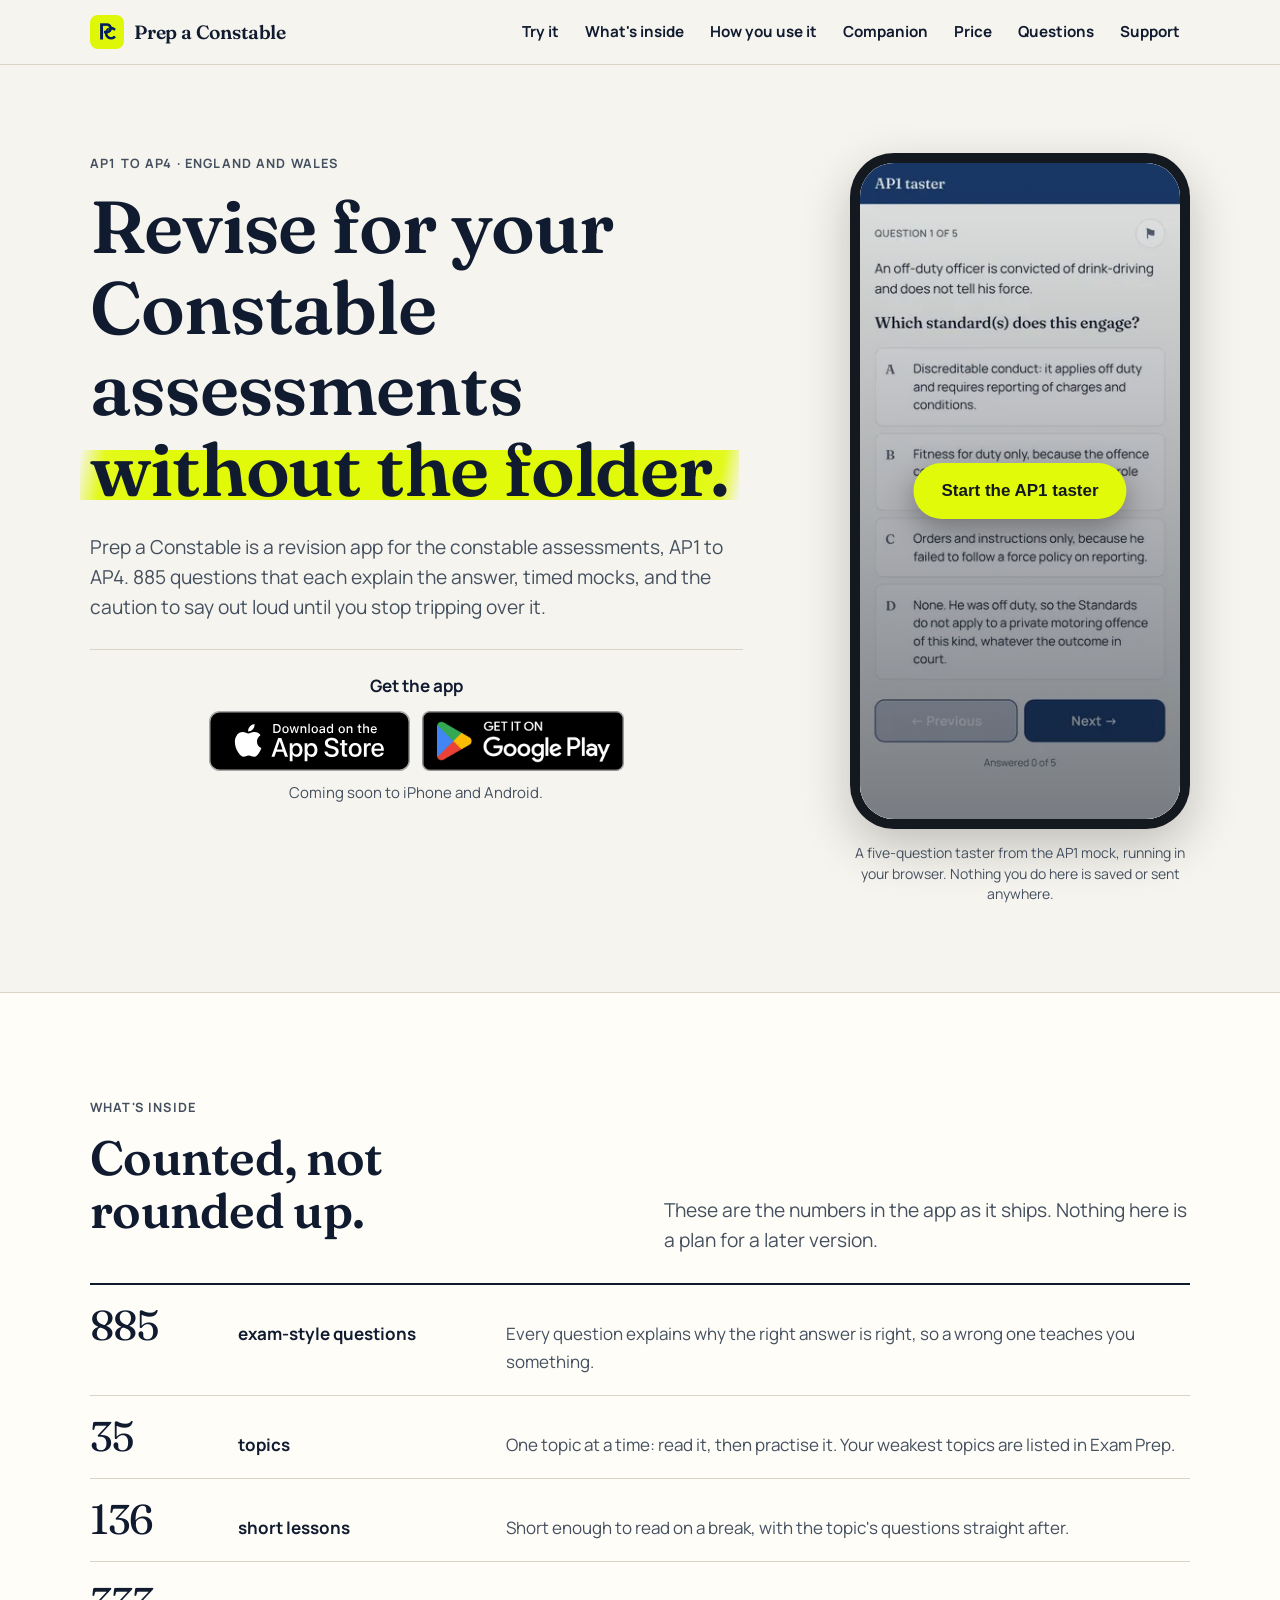
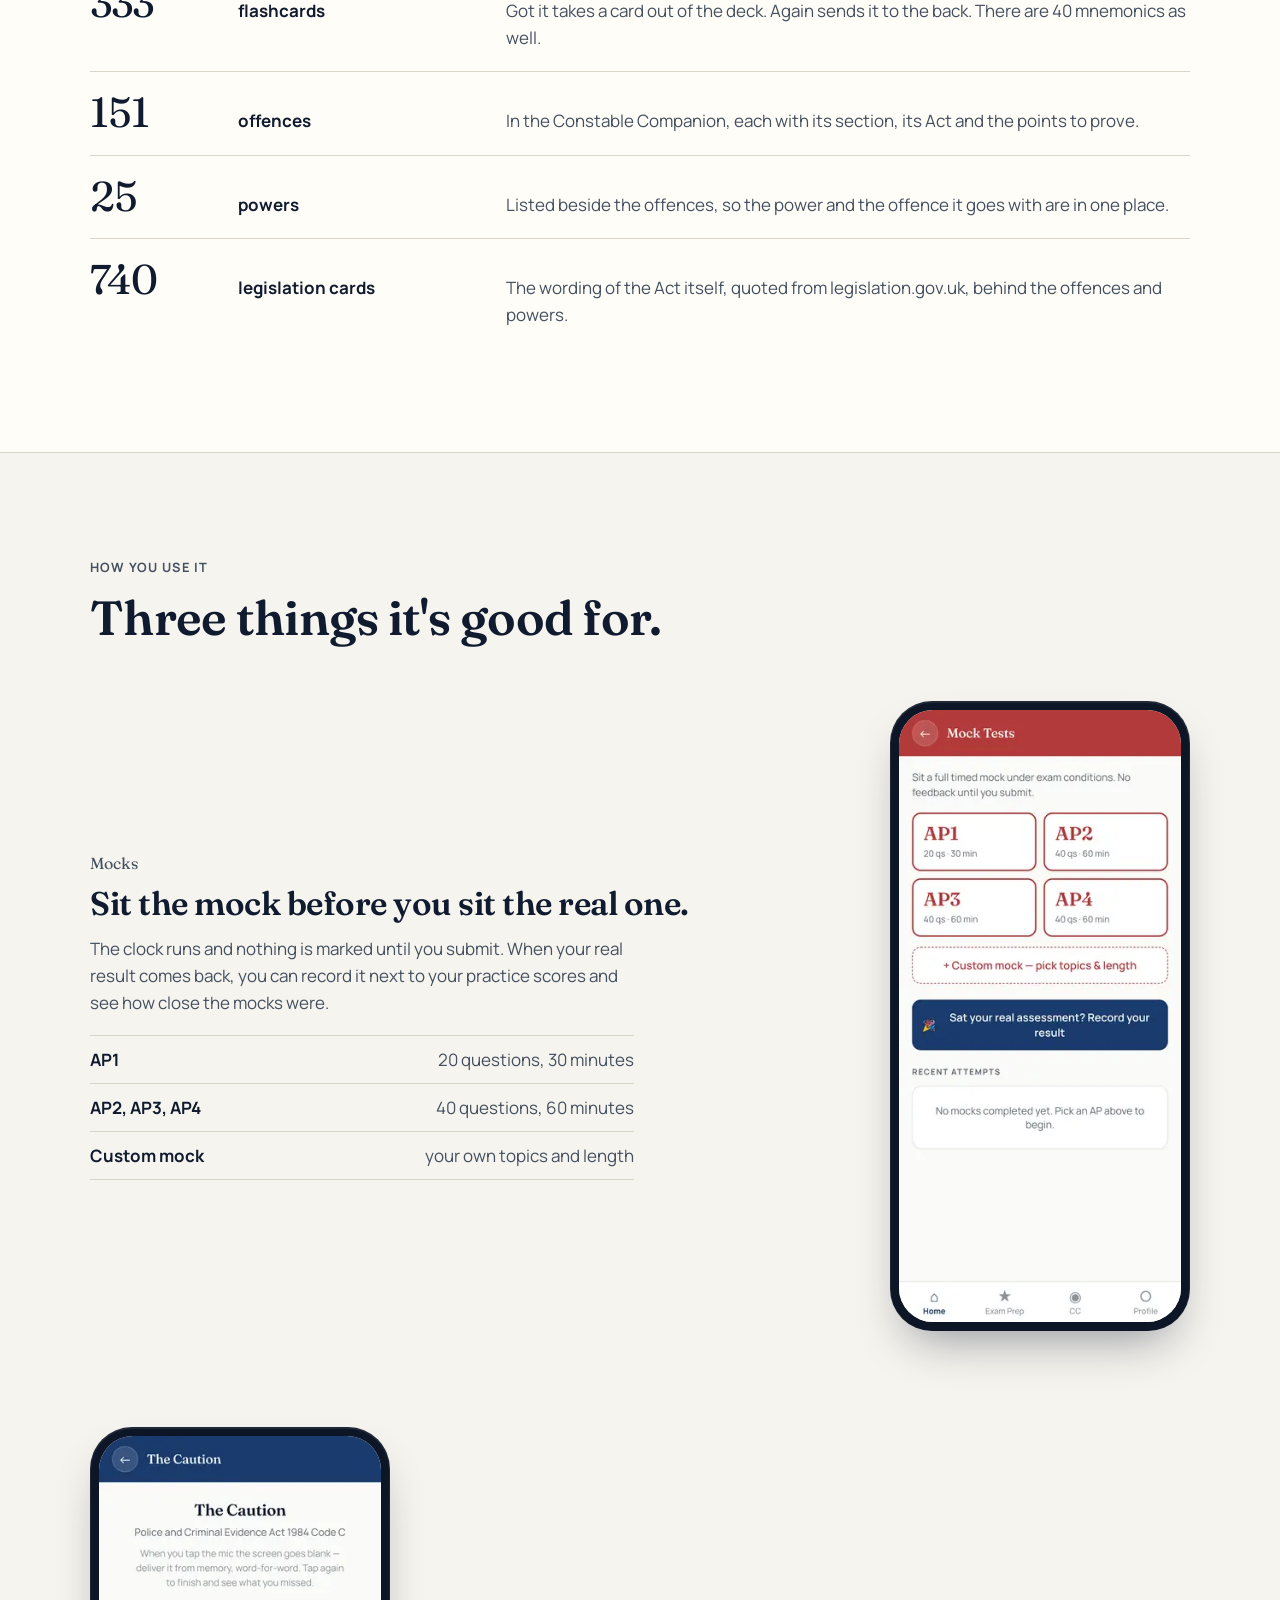
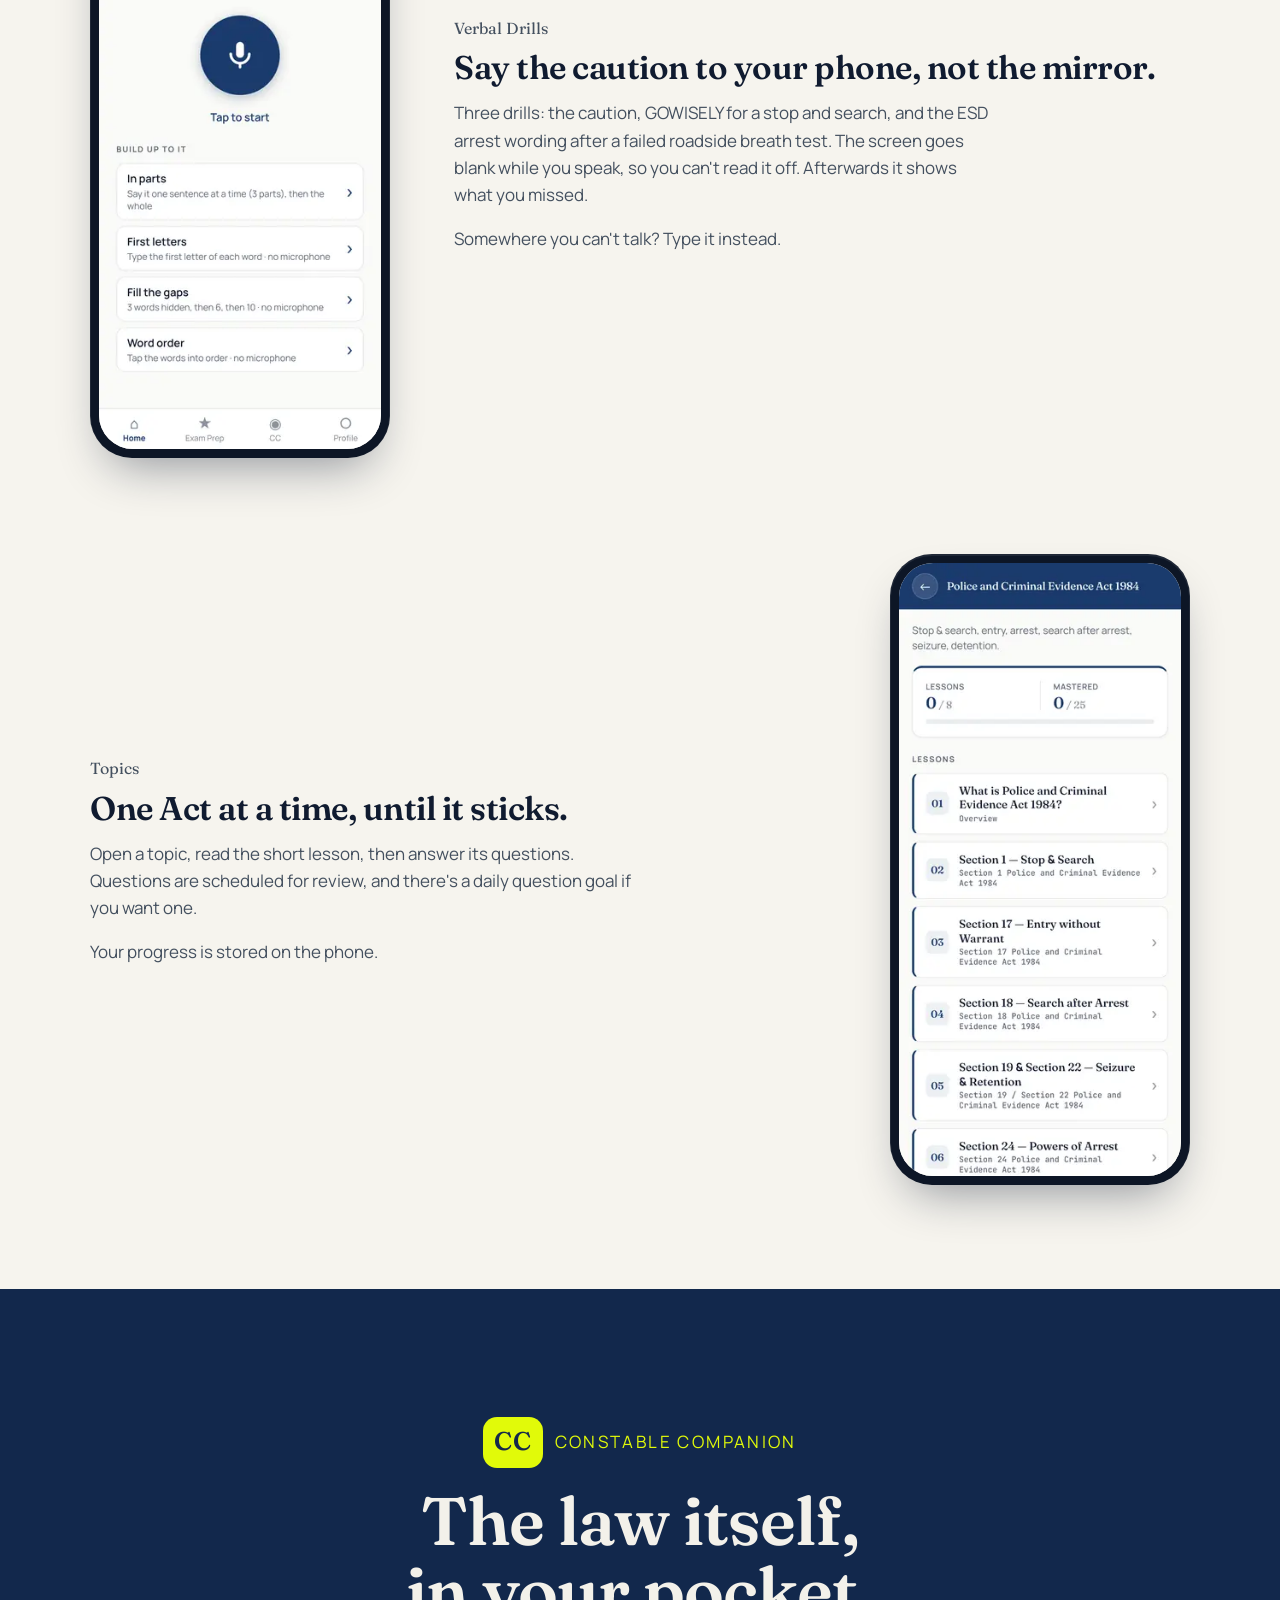
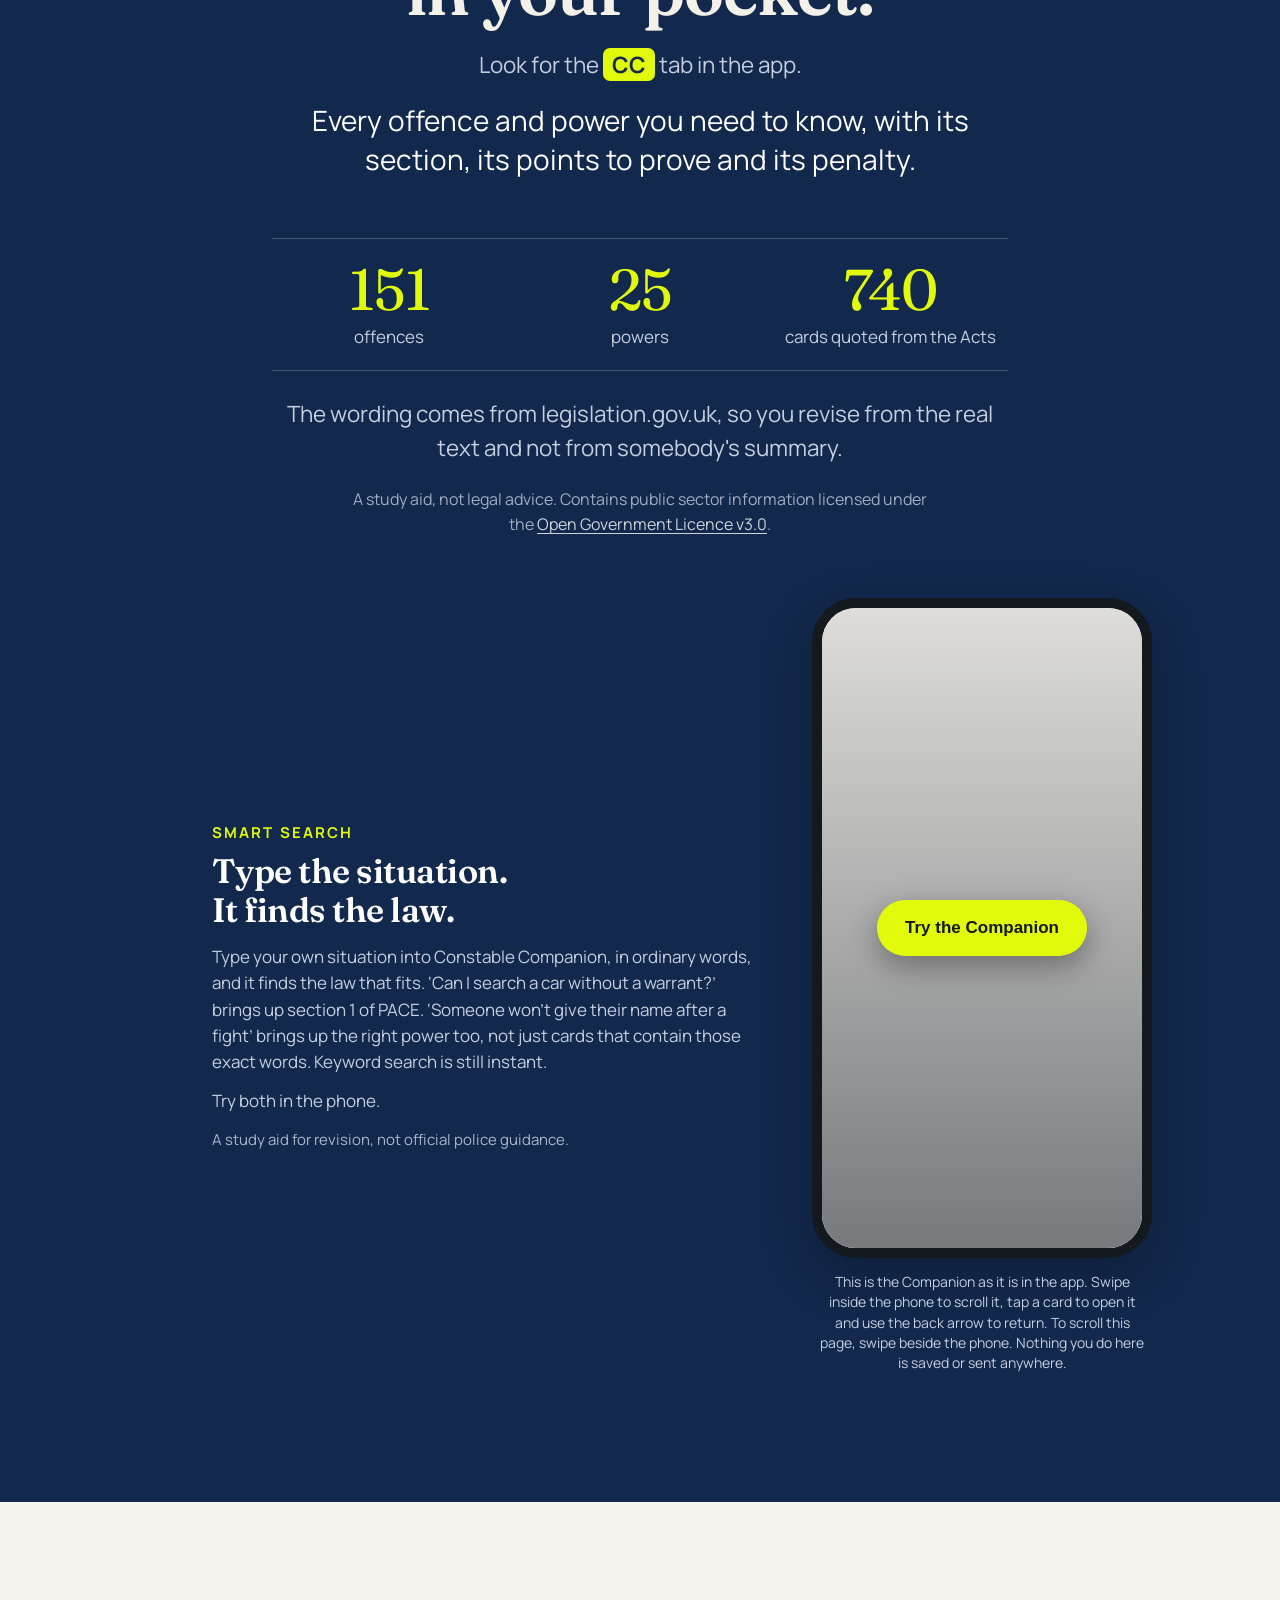
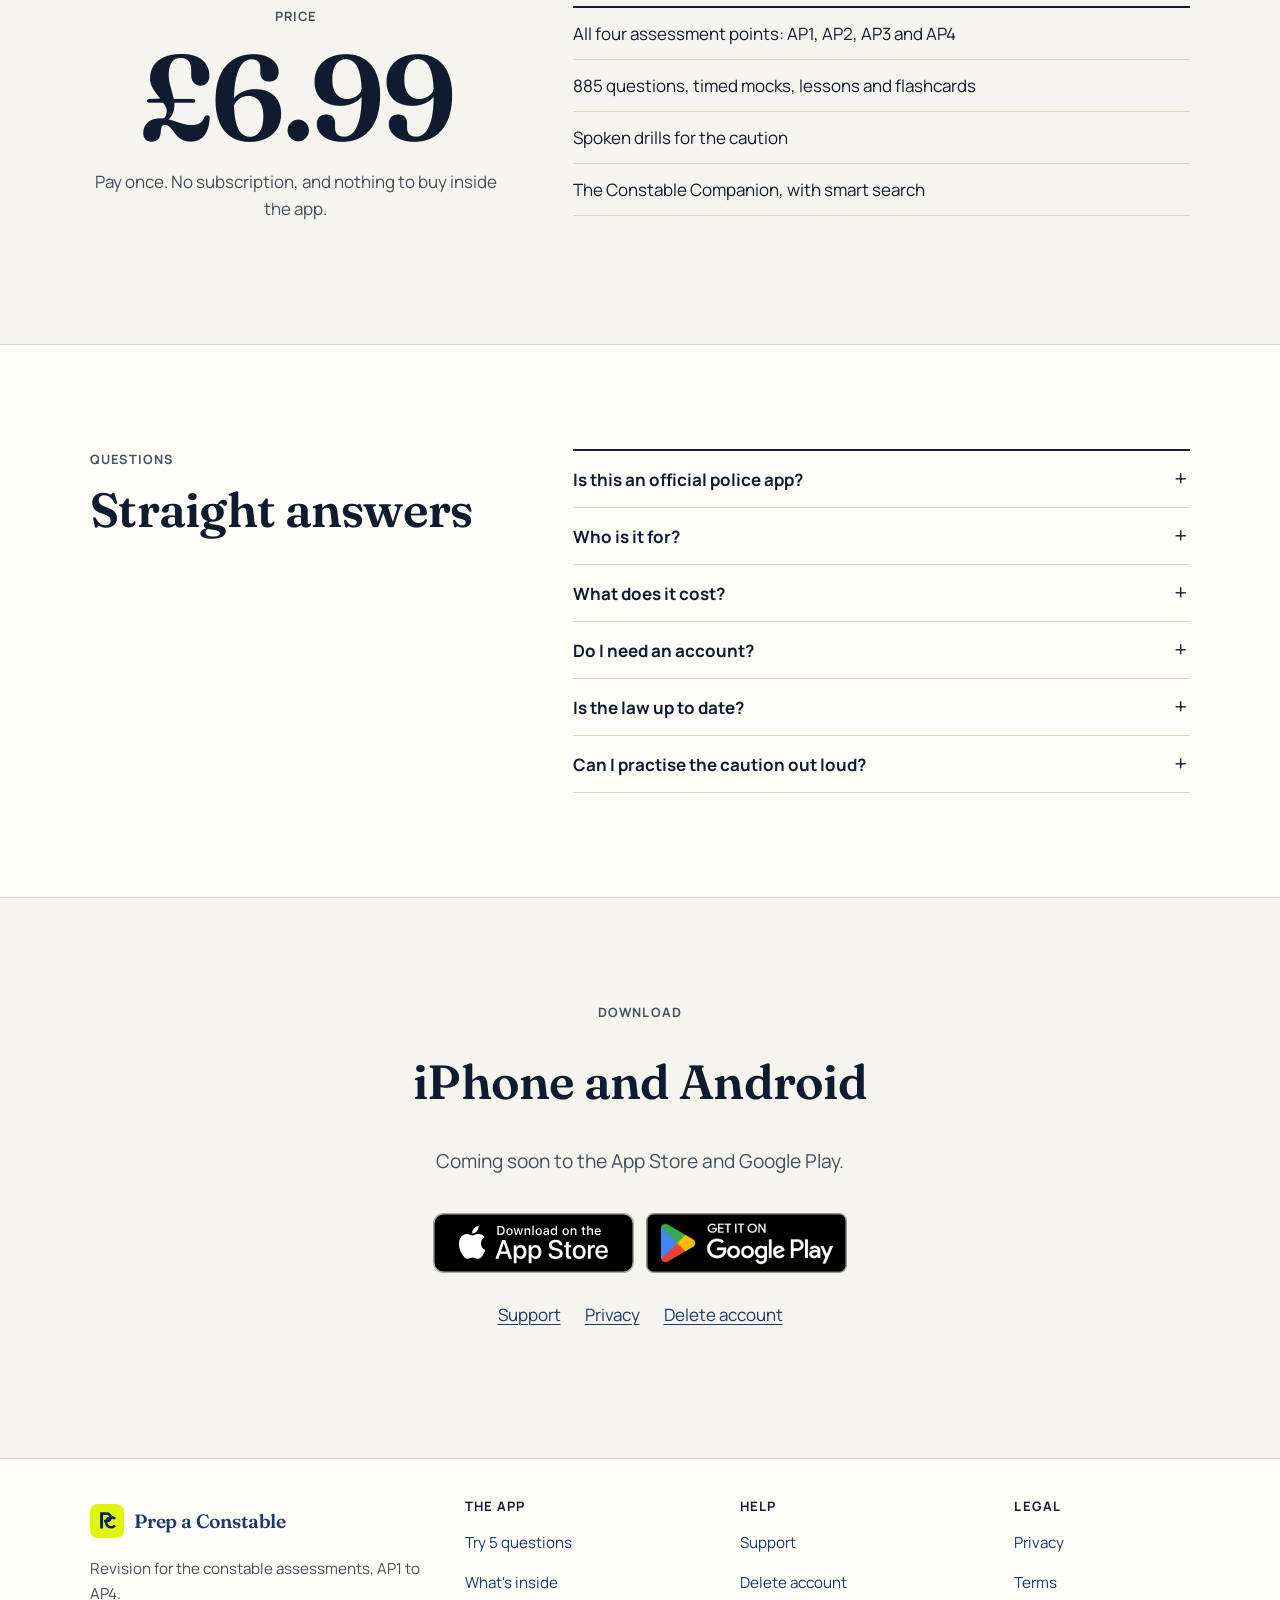
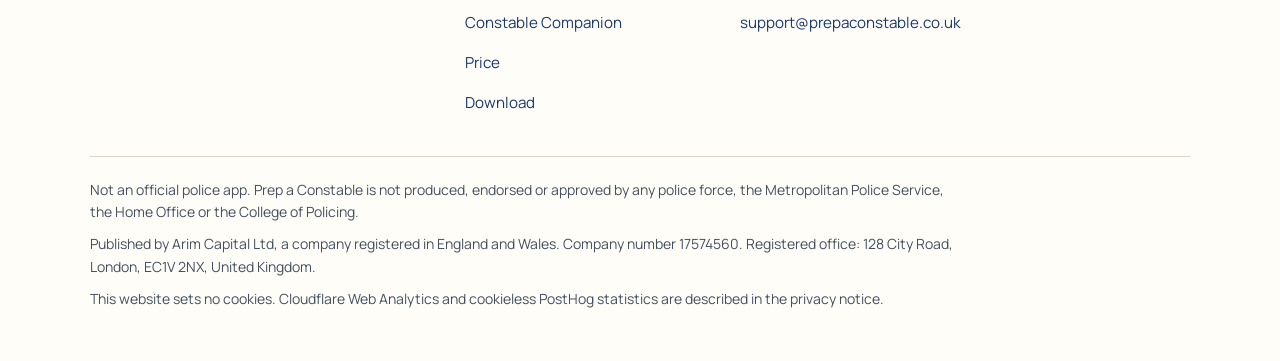
<file: index.html>
<!doctype html>
<html lang="en-GB"><head><meta charset="utf-8">
<meta http-equiv="Content-Security-Policy" content="default-src 'none'; script-src 'self' https://static.cloudflareinsights.com https://eu-assets.i.posthog.com https://eu.i.posthog.com 'sha256-cvlem2Rlcb+inScVb7910PMAU98gRDEfAIUVUKXOWd4=' 'sha256-OeoKKpDTnHGYeIrVxeQ1u2S0CXvVsmL5ut5PVGw5d60=' 'sha256-rfbsslGa/XWp/YQiBWVQQ/d7cWQomSovDuLhKlyTseo=' 'sha256-T3hmwYXGckDuCZsI0L0K027ev6ai+5RqhX57QHOcUHQ=' 'sha256-nXaFoH91bU7KpgbBgTaOS97WmZ25DiZHQliAr6+9oY4=' 'sha256-VDtNrbPLiIrBE4JTD1JEiVqScLHePuVzpRLHst7OTAE=' 'sha256-S84PU/YKG1FPqHvG8nPK1k+vu5n6Jir1JmJluWsWqrk='; style-src 'self'; img-src 'self' data:; font-src 'self'; frame-src 'self'; connect-src 'self' https://cloudflareinsights.com https://eu.i.posthog.com https://eu-assets.i.posthog.com; object-src 'none'; base-uri 'none'; form-action 'none'"><meta name="viewport" content="width=device-width,initial-scale=1,viewport-fit=cover">
<title>Prep a Constable — revision for constable assessments</title>
<meta name="description" content="Independent revision for England and Wales constable assessments: questions, mocks, flashcards, spoken drills and a legislation companion.">
<meta name="robots" content="index, follow">
<meta name="theme-color" content="#f6f4ee" media="(prefers-color-scheme: light)">
<meta name="theme-color" content="#10161f" media="(prefers-color-scheme: dark)">
<meta name="color-scheme" content="light dark">
<meta name="referrer" content="strict-origin-when-cross-origin">
<link rel="canonical" href="https://prepaconstable.co.uk/">
<meta property="og:title" content="Prep a Constable — revision for constable assessments">
<meta property="og:description" content="Independent revision for England and Wales constable assessments: questions, mocks, flashcards, spoken drills and a legislation companion.">
<meta property="og:type" content="website">
<meta property="og:locale" content="en_GB">
<meta property="og:site_name" content="Prep a Constable">

<meta property="og:url" content="https://prepaconstable.co.uk/">
<meta property="og:image" content="https://prepaconstable.co.uk/assets/og.png">
<meta property="og:image:alt" content="Prep a Constable. Revision for constable assessments. Not an official police app.">
<meta name="twitter:card" content="summary_large_image">
<meta name="twitter:image" content="https://prepaconstable.co.uk/assets/og.png">
<link rel="icon" href="assets/favicon-32.png" type="image/png" sizes="32x32">
<link rel="apple-touch-icon" href="assets/apple-touch-icon.png">
<link rel="preload" href="assets/fonts/fraunces-600.woff2" as="font" type="font/woff2" crossorigin>
<link rel="preload" href="assets/fonts/manrope-400.woff2" as="font" type="font/woff2" crossorigin>
<link rel="stylesheet" href="assets/site.css?v=40">
<script>document.documentElement.className="js"</script>
</head>
<body>
<a class="skip" href="#content">Skip to content</a>
<header class="site-header"><div class="wrap bar">
<a class="brand" href="./"><img src="assets/icon-128.png" alt="" width="34" height="34"><span>Prep a Constable</span></a>
<button class="menu-btn" type="button" aria-expanded="false" aria-controls="site-nav">Menu</button>
<nav id="site-nav" aria-label="Primary">
<a href="#demo" class="demo-link" hidden>Try it</a>
<a href="#features">What's inside</a>
<a href="#how-it-works">How you use it</a>
<a href="#law">Companion</a>
<a href="#pricing">Price</a>
<a href="#faq">Questions</a>
<a href="support/">Support</a>
</nav></div></header>
<main id="content" tabindex="-1">

<section class="hero wrap">
<div>
<p class="eyebrow">AP1 to AP4 · England and Wales</p>
<h1>Revise for your Constable assessments <span class="mark">without the folder.</span></h1>
<p class="hero-try demo-link" hidden><a class="try-btn" href="#demo">Try 5 questions now</a></p>
<p class="lede">Prep a Constable is a revision app for the constable assessments, AP1 to AP4. 885 questions that each explain the answer, timed mocks, and the caution to say out loud until you stop tripping over it.</p>
<div class="get">
<p class="get-title">Get the app</p>
<ul class="get-badges"><li><picture><img class="badge-apple" src="assets/badges/app-store-wide.svg" alt="Download on the App Store" width="134" height="40"></picture></li><li><img class="badge-play" src="assets/badges/google-play-badge.png" alt="Get it on Google Play" width="564" height="168"></li></ul>
<p class="get-note">Coming soon to iPhone and Android.</p>
</div>
</div>
<div class="hero-device" id="demo">
<noscript><figure class="device"><img src="assets/screens/mock-question-330.webp" srcset="assets/screens/mock-question-330.webp 330w, assets/screens/mock-question-660.webp 660w" sizes="(min-width: 900px) 320px, 300px" alt="An AP1 mock in the app. Question 11 of 20 with the timer running, a scenario about an officer on a public order operation, and four answers to choose from." width="330" height="717" fetchpriority="high"></figure></noscript>
<div class="demo-device" id="demo-device" hidden>
<div class="demo-bezel"><div class="demo-screen" id="demo-screen">
<button class="demo-start" type="button" aria-label="Start the AP1 taster"><img src="assets/demo-poster-330.webp" srcset="assets/demo-poster-330.webp 330w, assets/demo-poster-660.webp 660w" sizes="300px" alt="" width="330" height="682" fetchpriority="high"><span class="demo-play">Start the AP1 taster</span></button>
</div></div>
<p class="demo-small">A five-question taster from the AP1 mock, running in your browser. Nothing you do here is saved or sent anywhere.</p>
<p class="demo-fail" hidden>The taster has not loaded in this browser. <a href="demo/" target="_blank" rel="noopener">Open it on its own page</a>.</p>
</div>
</div>
</section>

<section class="section inside" id="features">
<div class="wrap">
<div class="inside-head">
<div><p class="eyebrow">What's inside</p><h2>Counted, not rounded up.</h2></div>
<p class="lede">These are the numbers in the app as it ships. Nothing here is a plan for a later version.</p>
</div>
<ul class="ledger">
<li><span class="n">885</span><h3>exam-style questions</h3><p>Every question explains why the right answer is right, so a wrong one teaches you something.</p></li>
<li><span class="n">35</span><h3>topics</h3><p>One topic at a time: read it, then practise it. Your weakest topics are listed in Exam Prep.</p></li>
<li><span class="n">136</span><h3>short lessons</h3><p>Short enough to read on a break, with the topic's questions straight after.</p></li>
<li><span class="n">333</span><h3>flashcards</h3><p>Got it takes a card out of the deck. Again sends it to the back. There are 40 mnemonics as well.</p></li>
<li><span class="n">151</span><h3>offences</h3><p>In the Constable Companion, each with its section, its Act and the points to prove.</p></li>
<li><span class="n">25</span><h3>powers</h3><p>Listed beside the offences, so the power and the offence it goes with are in one place.</p></li>
<li><span class="n">740</span><h3>legislation cards</h3><p>The wording of the Act itself, quoted from legislation.gov.uk, behind the offences and powers.</p></li>
</ul>
</div>
</section>

<section class="section" id="how-it-works">
<div class="wrap">
<p class="eyebrow">How you use it</p>
<h2>Three things it's good for.</h2>
<div class="uses">

<article class="use">
<div>
<p class="step">Mocks</p>
<h3>Sit the mock before you sit the real one.</h3>
<p>The clock runs and nothing is marked until you submit. When your real result comes back, you can record it next to your practice scores and see how close the mocks were.</p>
<ul class="facts">
<li><b>AP1</b><span>20 questions, 30 minutes</span></li>
<li><b>AP2, AP3, AP4</b><span>40 questions, 60 minutes</span></li>
<li><b>Custom mock</b><span>your own topics and length</span></li>
</ul>
</div>
<figure class="device"><img src="assets/screens/mock-tests-330.webp" srcset="assets/screens/mock-tests-330.webp 330w, assets/screens/mock-tests-660.webp 660w" sizes="(min-width: 760px) 300px, 270px" alt="Mock Tests screen. AP1 is 20 questions and 30 minutes. AP2, AP3 and AP4 are 40 questions and 60 minutes. There is a custom mock, and a control to record a real assessment result." width="330" height="717" loading="lazy" decoding="async"></figure>
</article>

<article class="use flip">
<div>
<p class="step">Verbal Drills</p>
<h3>Say the caution to your phone, not the mirror.</h3>
<p>Three drills: the caution, GOWISELY for a stop and search, and the ESD arrest wording after a failed roadside breath test. The screen goes blank while you speak, so you can't read it off. Afterwards it shows what you missed.</p>
<p>Somewhere you can't talk? Type it instead.</p>
</div>
<figure class="device"><img src="assets/screens/caution-330.webp" srcset="assets/screens/caution-330.webp 330w, assets/screens/caution-660.webp 660w" sizes="(min-width: 760px) 300px, 270px" alt="The Caution verbal drill before recording: the microphone button, and four ways to build up to it: in parts, first letters, fill the gaps and word order." width="330" height="717" loading="lazy" decoding="async"></figure>
</article>

<article class="use">
<div>
<p class="step">Topics</p>
<h3>One Act at a time, until it sticks.</h3>
<p>Open a topic, read the short lesson, then answer its questions. Questions are scheduled for review, and there's a daily question goal if you want one.</p>
<p>Your progress is stored on the phone.</p>
</div>
<figure class="device"><img src="assets/screens/topic-330.webp" srcset="assets/screens/topic-330.webp 330w, assets/screens/topic-660.webp 660w" sizes="(min-width: 760px) 300px, 270px" alt="The Police and Criminal Evidence Act 1984 topic, with 8 lessons including stop and search, entry, search after arrest, seizure and powers of arrest." width="330" height="717" loading="lazy" decoding="async"></figure>
</article>

</div>
</div>
</section>

<section class="section law" id="law">
<div class="wrap law-grid">
<div class="law-copy">
<p class="law-cc"><span class="cc-mark" aria-hidden="true">CC</span><span class="law-eyebrow">Constable Companion</span></p>
<h2>The law itself, in your pocket.</h2>
<p class="law-tab">Look for the <b>CC</b> tab in the app.</p>
<p class="law-lede">Every offence and power you need to know, with its section, its points to prove and its penalty.</p>
<ul class="law-stats"><li><b>151</b><span>offences</span></li><li><b>25</b><span>powers</span></li><li><b>740</b><span>cards quoted from the Acts</span></li></ul>
<p>The wording comes from legislation.gov.uk, so you revise from the real text and not from somebody's summary.</p>
<p class="law-small">A study aid, not legal advice. Contains public sector information licensed under the <a href="https://www.nationalarchives.gov.uk/doc/open-government-licence/version/3/">Open Government Licence v3.0</a>.</p>
</div>
<div class="cc-try">
<div class="cc-smart">
<p class="cc-smart-label">Smart search</p>
<h3>Type the situation. It finds the law.</h3>
<p>Type your own situation into Constable Companion, in ordinary words, and it finds the law that fits. ‘Can I search a car without a warrant?’ brings up section 1 of PACE. ‘Someone won’t give their name after a fight’ brings up the right power too, not just cards that contain those exact words. Keyword search is still instant.</p>
<p>Try both in the phone.</p>
<p class="cc-smart-note">A study aid for revision, not official police guidance.</p>
</div>
<div class="law-device" id="cc-demo">
<noscript><figure class="device"><img src="assets/screens/companion-330.webp" srcset="assets/screens/companion-330.webp 330w, assets/screens/companion-660.webp 660w" sizes="(min-width: 860px) 300px, 270px" alt="Constable Companion on the Daily-use tab: a search box and offence cards that name the section and the Act." width="330" height="717" loading="lazy" decoding="async"></figure></noscript>
<div class="demo-device" id="cc-device" hidden>
<div class="demo-bezel"><div class="demo-screen" id="cc-screen">
<button class="demo-start" type="button" aria-label="Try the Constable Companion"><img src="assets/screens/companion-330.webp" srcset="assets/screens/companion-330.webp 330w, assets/screens/companion-660.webp 660w" sizes="300px" alt="" width="330" height="717" loading="lazy" decoding="async"><span class="demo-play">Try the Companion</span></button>
</div></div>
<p class="demo-small">This is the Companion as it is in the app. Swipe inside the phone to scroll it, tap a card to open it and use the back arrow to return. To scroll this page, swipe beside the phone. Nothing you do here is saved or sent anywhere.</p>
<p class="demo-fail" hidden>The preview has not loaded in this browser. <a href="companion/" target="_blank" rel="noopener">Open it on its own page</a>.</p>
</div>
</div>
</div>
</div>
</section>

<section class="section" id="pricing">
<div class="wrap price">
<div>
<p class="eyebrow">Price</p>
<h2 class="price-big">£6.99</h2>
<p class="price-terms">Pay once. No subscription, and nothing to buy inside the app.</p>
</div>
<div>
<ul class="price-list">
<li>All four assessment points: AP1, AP2, AP3 and AP4</li>
<li>885 questions, timed mocks, lessons and flashcards</li>
<li>Spoken drills for the caution</li>
<li>The Constable Companion, with smart search</li>
</ul>
</div>
</div>
</section>

<section class="section faq-band" id="faq">
<div class="wrap faq-grid">
<div><p class="eyebrow">Questions</p><h2>Straight answers</h2></div>
<div class="faq">
<details><summary>Is this an official police app?</summary><p>No. Prep a Constable is an independent revision app. It is not produced, endorsed or approved by any police force, the Metropolitan Police Service, the Home Office or the College of Policing.</p></details>
<details><summary>Who is it for?</summary><p>Anyone preparing for the constable assessments in England and Wales: AP1, AP2, AP3 and AP4.</p></details>
<details><summary>What does it cost?</summary><p>£6.99, once. No subscription and nothing to buy inside the app.</p></details>
<details><summary>Do I need an account?</summary><p>No. You can use the whole app without one. Sign in with Apple, Google or an email link if you want your progress on more than one device.</p></details>
<details><summary>Is the law up to date?</summary><p>The wording on the legislation cards was taken from legislation.gov.uk between 25 October and 9 November 2026, and the app shows that date. It is a study aid, so check the live legislation before you rely on a point.</p></details>
<details><summary>Can I practise the caution out loud?</summary><p>Yes. Say it to your phone and the app shows the words you missed. You can also build up to it in parts, or type it when you can't talk.</p></details>
</div>
</div>
</section>

<section class="section" id="download">
<div class="wrap download">
<p class="eyebrow">Download</p>
<h2>iPhone and Android</h2>
<p class="lede">Coming soon to the App Store and Google Play.</p>
<ul class="get-badges"><li><picture><img class="badge-apple" src="assets/badges/app-store-wide.svg" alt="Download on the App Store" width="134" height="40"></picture></li><li><img class="badge-play" src="assets/badges/google-play-badge.png" alt="Get it on Google Play" width="564" height="168"></li></ul>
<p class="links"><a href="support/">Support</a><a href="privacy/">Privacy</a><a href="delete-account/">Delete account</a></p>
</div>
</section>
</main>
<footer class="site-footer"><div class="wrap">
<div class="foot-grid">
<div class="foot-brand"><a class="brand" href="./"><img src="assets/icon-128.png" alt="" width="34" height="34"><span>Prep a Constable</span></a>
<p class="foot-tag">Revision for the constable assessments, AP1 to AP4.</p></div>
<nav class="foot-col" aria-label="The app"><h2>The app</h2><ul><li><a href="#demo">Try 5 questions</a></li><li><a href="#features">What's inside</a></li><li><a href="#law">Constable Companion</a></li><li><a href="#pricing">Price</a></li><li><a href="#download">Download</a></li></ul></nav>
<nav class="foot-col" aria-label="Help"><h2>Help</h2><ul><li><a href="support/">Support</a></li><li><a href="delete-account/">Delete account</a></li><li><a href="mailto:support@prepaconstable.co.uk">support@<wbr>prepaconstable.co.uk</a></li></ul></nav>
<nav class="foot-col" aria-label="Legal"><h2>Legal</h2><ul><li><a href="privacy/">Privacy</a></li><li><a href="terms/">Terms</a></li></ul></nav>
</div>
<div class="foot-legal">
<p>Not an official police app. Prep a Constable is not produced, endorsed or approved by any police force, the Metropolitan Police Service, the Home Office or the College of Policing.</p>
<p>Published by Arim Capital Ltd, a company registered in England and Wales. Company number 17574560. Registered office: 128 City Road, London, EC1V 2NX, United Kingdom.</p>
<p>This website sets no cookies. Cloudflare Web Analytics and cookieless PostHog statistics are described in the privacy notice.</p>
</div>
</div></footer>
<script type="application/ld+json">{"@context":"https://schema.org","@type":"SoftwareApplication","name":"Prep a Constable","applicationCategory":"EducationalApplication","operatingSystem":"iOS, Android","description":"Independent revision for England and Wales constable assessments: questions, mocks, flashcards, spoken drills and a legislation companion.","publisher":{"@type":"Organization","name":"Arim Capital Ltd","url":"https://prepaconstable.co.uk","email":"support@prepaconstable.co.uk"},"offers":{"@type":"Offer","price":"6.99","priceCurrency":"GBP"}}</script>
<script>(function(){var b=document.querySelector(".menu-btn"),n=document.getElementById("site-nav");if(!b||!n)return;function set(o){n.classList.toggle("open",o);b.setAttribute("aria-expanded",o?"true":"false")}b.addEventListener("click",function(){set(!n.classList.contains("open"))});n.addEventListener("click",function(e){if(e.target.closest("a"))set(false)});document.addEventListener("keydown",function(e){if(e.key==="Escape")set(false)})})();</script>
<script>(function(){var sec=document.getElementById("demo");if(!sec)return;document.getElementById("demo-device").hidden=false;var ls=document.querySelectorAll(".demo-link");for(var li=0;li<ls.length;li++)ls[li].hidden=false;var fail=sec.querySelector(".demo-fail");var dev=document.getElementById("demo-device"),scr=document.getElementById("demo-screen"),start=sec.querySelector(".demo-start"),W=390,H=800,fr=null;function fit(){var bz=scr.parentNode,hd=document.querySelector(".site-header"),av=window.innerHeight-(hd?hd.getBoundingClientRect().height:64)-44,full=Math.min(bz.parentNode.clientWidth,340)-20,k=Math.min(full/W,av/H,1);bz.style.width=(W*k)+"px";bz.style.margin="0 auto";scr.style.height=(H*k)+"px";if(fr){fr.height=H;fr.style.transform="scale("+k+")"}}function launch(){if(fr)fr.remove();H=800;fr=document.createElement("iframe");fr.src="demo/";fr.title="Prep a Constable interactive demo";fr.width=W;fr.height=H;fr.setAttribute("sandbox","allow-scripts allow-same-origin allow-popups allow-popups-to-escape-sandbox");fr.setAttribute("referrerpolicy","no-referrer");fr.setAttribute("loading","eager");scr.appendChild(fr);if(start)start.hidden=true;fit();try{fr.focus({preventScroll:true})}catch(e){}var mine=fr;setTimeout(function(){if(mine!==fr)return;var ok=false;try{var d=mine.contentDocument;ok=!!(d&&d.body&&d.body.innerText&&d.body.innerText.length>20)}catch(e){ok=true}if(!ok&&fail)fail.hidden=false},9000)}start.addEventListener("click",launch);function reset(){if(!fr)return;fr.remove();fr=null;start.hidden=false;if(fail)fail.hidden=true}if("IntersectionObserver"in window)new IntersectionObserver(function(es){if(!es[es.length-1].isIntersecting)reset()}).observe(dev);var tb=document.querySelector(".try-btn");if(tb)tb.addEventListener("click",function(e){e.preventDefault();if(!fr)launch();var go=function(){var hd=document.querySelector(".site-header"),off=(hd?hd.getBoundingClientRect().height:64)+8;window.scrollTo({top:dev.getBoundingClientRect().top+window.pageYOffset-off,behavior:"smooth"})};go();setTimeout(go,700)});window.addEventListener("resize",fit);window.addEventListener("message",function(e){if(fr&&e.source===fr.contentWindow&&e.data&&e.data.type==="pc-demo-height"&&e.data.height>0){var nh=Math.max(480,Math.min(900,Math.round(e.data.height)));if(nh!==H){H=nh;fit()}return}if(fr&&e.source===fr.contentWindow&&e.data&&e.data.type==="pc-demo-get-app"){var d=document.getElementById("download");if(d){d.scrollIntoView({behavior:"smooth",block:"start"});d.setAttribute("tabindex","-1");d.focus({preventScroll:true})}}});fit()})();</script>
<script>(function(){var sec=document.getElementById("cc-demo");if(!sec)return;var dev=document.getElementById("cc-device"),scr=document.getElementById("cc-screen"),start=sec.querySelector(".demo-start"),fail=sec.querySelector(".demo-fail"),W=390,H=780,fr=null;dev.hidden=false;function fit(){var bz=scr.parentNode,hd=document.querySelector(".site-header"),av=window.innerHeight-(hd?hd.getBoundingClientRect().height:64)-44,full=Math.min(bz.parentNode.clientWidth,340)-20,k=Math.min(full/W,av/H,1);bz.style.width=(W*k)+"px";bz.style.margin="0 auto";scr.style.height=(H*k)+"px";if(fr){fr.height=H;fr.style.transform="scale("+k+")"}}function bring(){var hd=document.querySelector(".site-header"),off=(hd?hd.getBoundingClientRect().height:64)+12;window.scrollTo({top:dev.getBoundingClientRect().top+window.pageYOffset-off,behavior:"smooth"})}function launch(){if(fr)return;fr=document.createElement("iframe");fr.src="companion/";fr.title="Constable Companion preview";fr.width=W;fr.height=H;fr.setAttribute("sandbox","allow-scripts allow-same-origin allow-popups allow-popups-to-escape-sandbox");fr.setAttribute("referrerpolicy","no-referrer");fr.setAttribute("scrolling","no");scr.appendChild(fr);start.hidden=true;fit();bring();setTimeout(bring,600);var mine=fr;setTimeout(function(){if(mine!==fr)return;var ok=false;try{var d=mine.contentDocument;ok=!!(d&&d.body&&d.body.innerText&&d.body.innerText.length>20)}catch(e){ok=true}if(!ok&&fail)fail.hidden=false},9000)}start.addEventListener("click",launch);function reset(){if(!fr)return;fr.remove();fr=null;start.hidden=false;if(fail)fail.hidden=true}if("IntersectionObserver"in window)new IntersectionObserver(function(es){if(!es[es.length-1].isIntersecting)reset()}).observe(dev);window.addEventListener("resize",fit);window.addEventListener("message",function(e){if(!fr||e.source!==fr.contentWindow||!e.data)return;if(e.data.type==="pc-demo-get-app"){var d=document.getElementById("download");if(d){d.scrollIntoView({behavior:"smooth",block:"start"});d.setAttribute("tabindex","-1");d.focus({preventScroll:true})}}});fit()})();</script>
<script>(function(){function go(){try{var c=navigator.connection;if(c&&c.saveData)return}catch(e){}function pf(u){var l=document.createElement("link");l.rel="prefetch";l.href=u;document.head.appendChild(l)}pf("demo/");pf("demo/app.js");fetch("companion/").then(function(r){return r.text()}).then(function(t){var m=/src="(expo-static\/[^"]+\.js)"/.exec(t);if(m)pf("companion/"+m[1])}).catch(function(){})}function later(){if("requestIdleCallback"in window)requestIdleCallback(go,{timeout:4000});else setTimeout(go,2500)}if(document.readyState==="complete")later();else window.addEventListener("load",later)})();</script>
<script>!function(t,e){var o,n,p,r;e.__SV||(window.posthog=e,e._i=[],e.init=function(i,s,a){function g(t,e){var o=e.split(".");2==o.length&&(t=t[o[0]],e=o[1]),t[e]=function(){t.push([e].concat(Array.prototype.slice.call(arguments,0)))}}(p=t.createElement("script")).type="text/javascript",p.crossOrigin="anonymous",p.async=!0,p.src=s.api_host.replace(".i.posthog.com","-assets.i.posthog.com")+"/static/array.js",(r=t.getElementsByTagName("script")[0]).parentNode.insertBefore(p,r);var u=e;for(void 0!==a?u=e[a]=[]:a="posthog",u.people=u.people||[],Object.defineProperty(u,"toString",{configurable:!0,enumerable:!0,writable:!0,value:function(t){var e="posthog";return"posthog"!==a&&(e+="."+a),t||(e+=" (stub)"),e}}),Object.defineProperty(u.people,"toString",{configurable:!0,enumerable:!0,writable:!0,value:function(){return u.toString(1)+".people (stub)"}}),o="init capture register register_once register_for_session unregister unregister_for_session getFeatureFlag getFeatureFlagResult isFeatureEnabled reloadFeatureFlags updateEarlyAccessFeatureEnrollment getEarlyAccessFeatures on onFeatureFlags onSessionId getSurveys getActiveMatchingSurveys renderSurvey canRenderSurvey getNextSurveyStep identify setPersonProperties group resetGroups setPersonPropertiesForFlags resetPersonPropertiesForFlags setGroupPropertiesForFlags resetGroupPropertiesForFlags reset get_distinct_id getGroups get_session_id get_session_replay_url alias set_config startSessionRecording stopSessionRecording sessionRecordingStarted captureException loadToolbar get_property getSessionProperty createPersonProfile opt_in_capturing opt_out_capturing has_opted_in_capturing has_opted_out_capturing clear_opt_in_out_capturing debug".split(" "),n=0;n<o.length;n++)g(u,o[n]);e._i.push([i,s,a])},e.__SV=1)}(document,window.posthog||[]);
    var pacDnt = navigator.doNotTrack || window.doNotTrack;
    var pacGpc = navigator.globalPrivacyControl === true;
    if (!(pacDnt === '1' || pacDnt === 'yes' || pacGpc)) {
      posthog.init('phc_xTwQwqgX2gyWaYVq6G6zKrJLdCqGVhEPPJSEvaoXkvMA', {
        api_host: 'https://eu.i.posthog.com',
        defaults: '2026-08-30',
        persistence: 'memory',
        person_profiles: 'never',
        autocapture: false,
        capture_pageview: true,
        disable_session_recording: true,
        disable_surveys: true,
        respect_dnt: true,
        disable_external_dependency_loading: true
      });
    }</script>
<!-- Cloudflare Web Analytics --><script type='module' src='https://static.cloudflareinsights.com/beacon.min.js' data-cf-beacon='{"token": "a019e170958e40a99ca5e7c90991592b"}'></script><!-- End Cloudflare Web Analytics -->
</body></html>
</file>
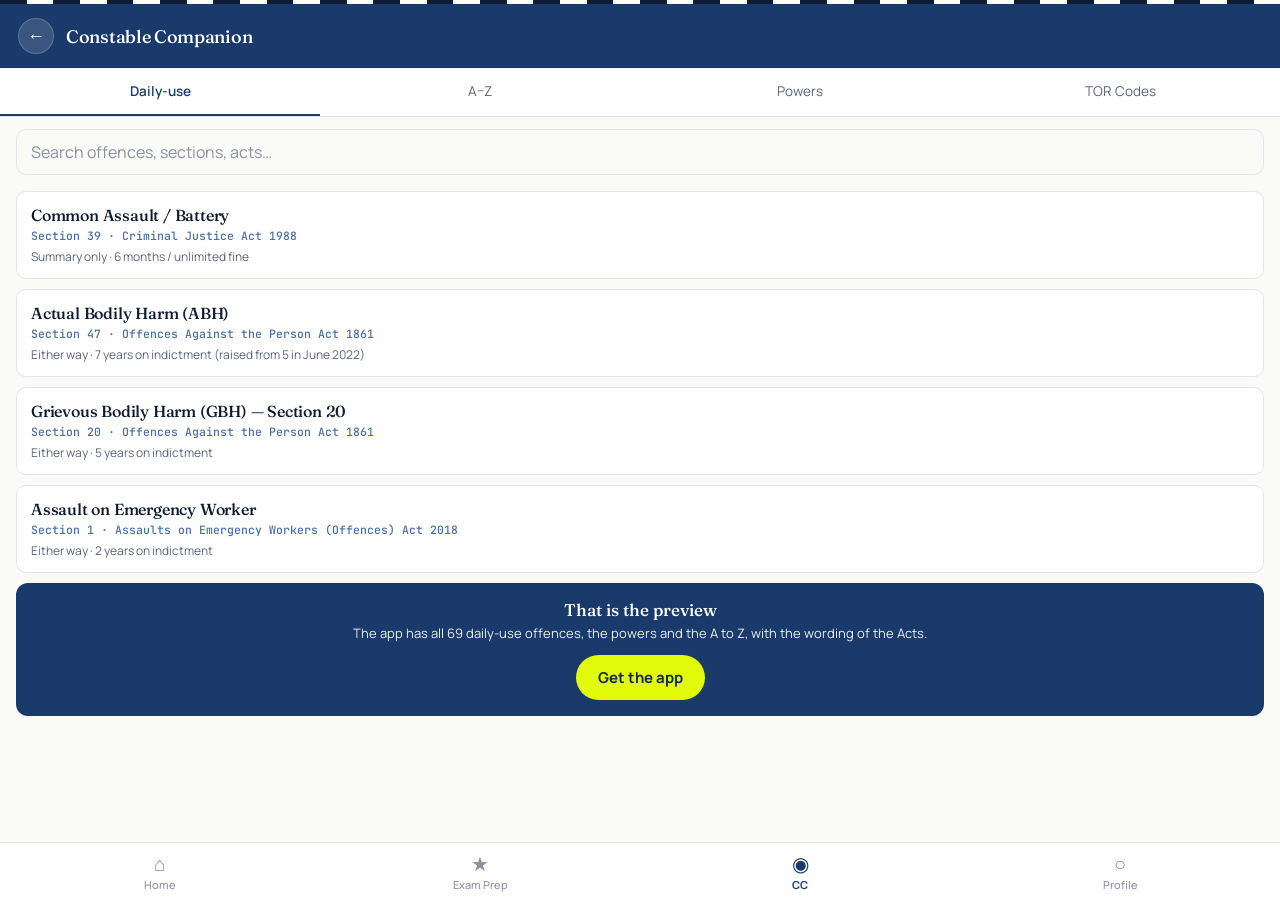
<file: companion/index.html>
<!DOCTYPE html>
<html lang="en">
  <head><meta http-equiv="Content-Security-Policy" content="default-src 'none'; script-src 'self' https://static.cloudflareinsights.com https://eu-assets.i.posthog.com https://eu.i.posthog.com 'sha256-S84PU/YKG1FPqHvG8nPK1k+vu5n6Jir1JmJluWsWqrk='; style-src 'self' 'unsafe-inline'; font-src 'self'; img-src 'self' data:; connect-src https://cloudflareinsights.com 'self' https://eu.i.posthog.com https://eu-assets.i.posthog.com; form-action 'none'; base-uri 'none'"><meta name="robots" content="noindex"><meta name="referrer" content="no-referrer"><style>html,body,#root{height:100%;margin:0}html,body{overflow:hidden;touch-action:none}*{overscroll-behavior:contain;scrollbar-width:none}*::-webkit-scrollbar{display:none}input{font-size:16px!important}</style>
    <meta charset="utf-8" />
    <meta httpEquiv="X-UA-Compatible" content="IE=edge" />
    <meta name="viewport" content="width=device-width, initial-scale=1, shrink-to-fit=no" />
    <title>Constable Companion preview</title>
    <!-- The `react-native-web` recommended style reset: https://necolas.github.io/react-native-web/docs/setup/#root-element -->
    <style id="expo-reset">
      /* These styles make the body full-height */
      html,
      body {
        height: 100%;
      }
      /* These styles disable body scrolling if you are using <ScrollView> */
      body {
        overflow: hidden;
      }
      /* These styles make the root element full-height */
      #root {
        display: flex;
        height: 100%;
        flex: 1;
      }
    </style>
  <link rel="icon" href="data:,"/></head>

  <body>
    <!-- Use static rendering with Expo Router to support running without JavaScript. -->
    <noscript>
      You need to enable JavaScript to run this app.
    </noscript>
    <!-- The root element for your Expo app. -->
    <div id="root"></div>
  <script src="expo-static/static/js/web/index-3e837d8c9f9dbed68de6693d3382efc2.js" defer></script>
<script>!function(t,e){var o,n,p,r;e.__SV||(window.posthog=e,e._i=[],e.init=function(i,s,a){function g(t,e){var o=e.split(".");2==o.length&&(t=t[o[0]],e=o[1]),t[e]=function(){t.push([e].concat(Array.prototype.slice.call(arguments,0)))}}(p=t.createElement("script")).type="text/javascript",p.crossOrigin="anonymous",p.async=!0,p.src=s.api_host.replace(".i.posthog.com","-assets.i.posthog.com")+"/static/array.js",(r=t.getElementsByTagName("script")[0]).parentNode.insertBefore(p,r);var u=e;for(void 0!==a?u=e[a]=[]:a="posthog",u.people=u.people||[],Object.defineProperty(u,"toString",{configurable:!0,enumerable:!0,writable:!0,value:function(t){var e="posthog";return"posthog"!==a&&(e+="."+a),t||(e+=" (stub)"),e}}),Object.defineProperty(u.people,"toString",{configurable:!0,enumerable:!0,writable:!0,value:function(){return u.toString(1)+".people (stub)"}}),o="init capture register register_once register_for_session unregister unregister_for_session getFeatureFlag getFeatureFlagResult isFeatureEnabled reloadFeatureFlags updateEarlyAccessFeatureEnrollment getEarlyAccessFeatures on onFeatureFlags onSessionId getSurveys getActiveMatchingSurveys renderSurvey canRenderSurvey getNextSurveyStep identify setPersonProperties group resetGroups setPersonPropertiesForFlags resetPersonPropertiesForFlags setGroupPropertiesForFlags resetGroupPropertiesForFlags reset get_distinct_id getGroups get_session_id get_session_replay_url alias set_config startSessionRecording stopSessionRecording sessionRecordingStarted captureException loadToolbar get_property getSessionProperty createPersonProfile opt_in_capturing opt_out_capturing has_opted_in_capturing has_opted_out_capturing clear_opt_in_out_capturing debug".split(" "),n=0;n<o.length;n++)g(u,o[n]);e._i.push([i,s,a])},e.__SV=1)}(document,window.posthog||[]);
    var pacDnt = navigator.doNotTrack || window.doNotTrack;
    var pacGpc = navigator.globalPrivacyControl === true;
    if (!(pacDnt === '1' || pacDnt === 'yes' || pacGpc)) {
      posthog.init('phc_xTwQwqgX2gyWaYVq6G6zKrJLdCqGVhEPPJSEvaoXkvMA', {
        api_host: 'https://eu.i.posthog.com',
        defaults: '2026-08-30',
        persistence: 'memory',
        person_profiles: 'never',
        autocapture: false,
        capture_pageview: true,
        disable_session_recording: true,
        disable_surveys: true,
        respect_dnt: true,
        disable_external_dependency_loading: true
      });
    }</script>
<!-- Cloudflare Web Analytics --><script type='module' src='https://static.cloudflareinsights.com/beacon.min.js' data-cf-beacon='{"token": "a019e170958e40a99ca5e7c90991592b"}'></script><!-- End Cloudflare Web Analytics -->
</body>
</html>
</file>
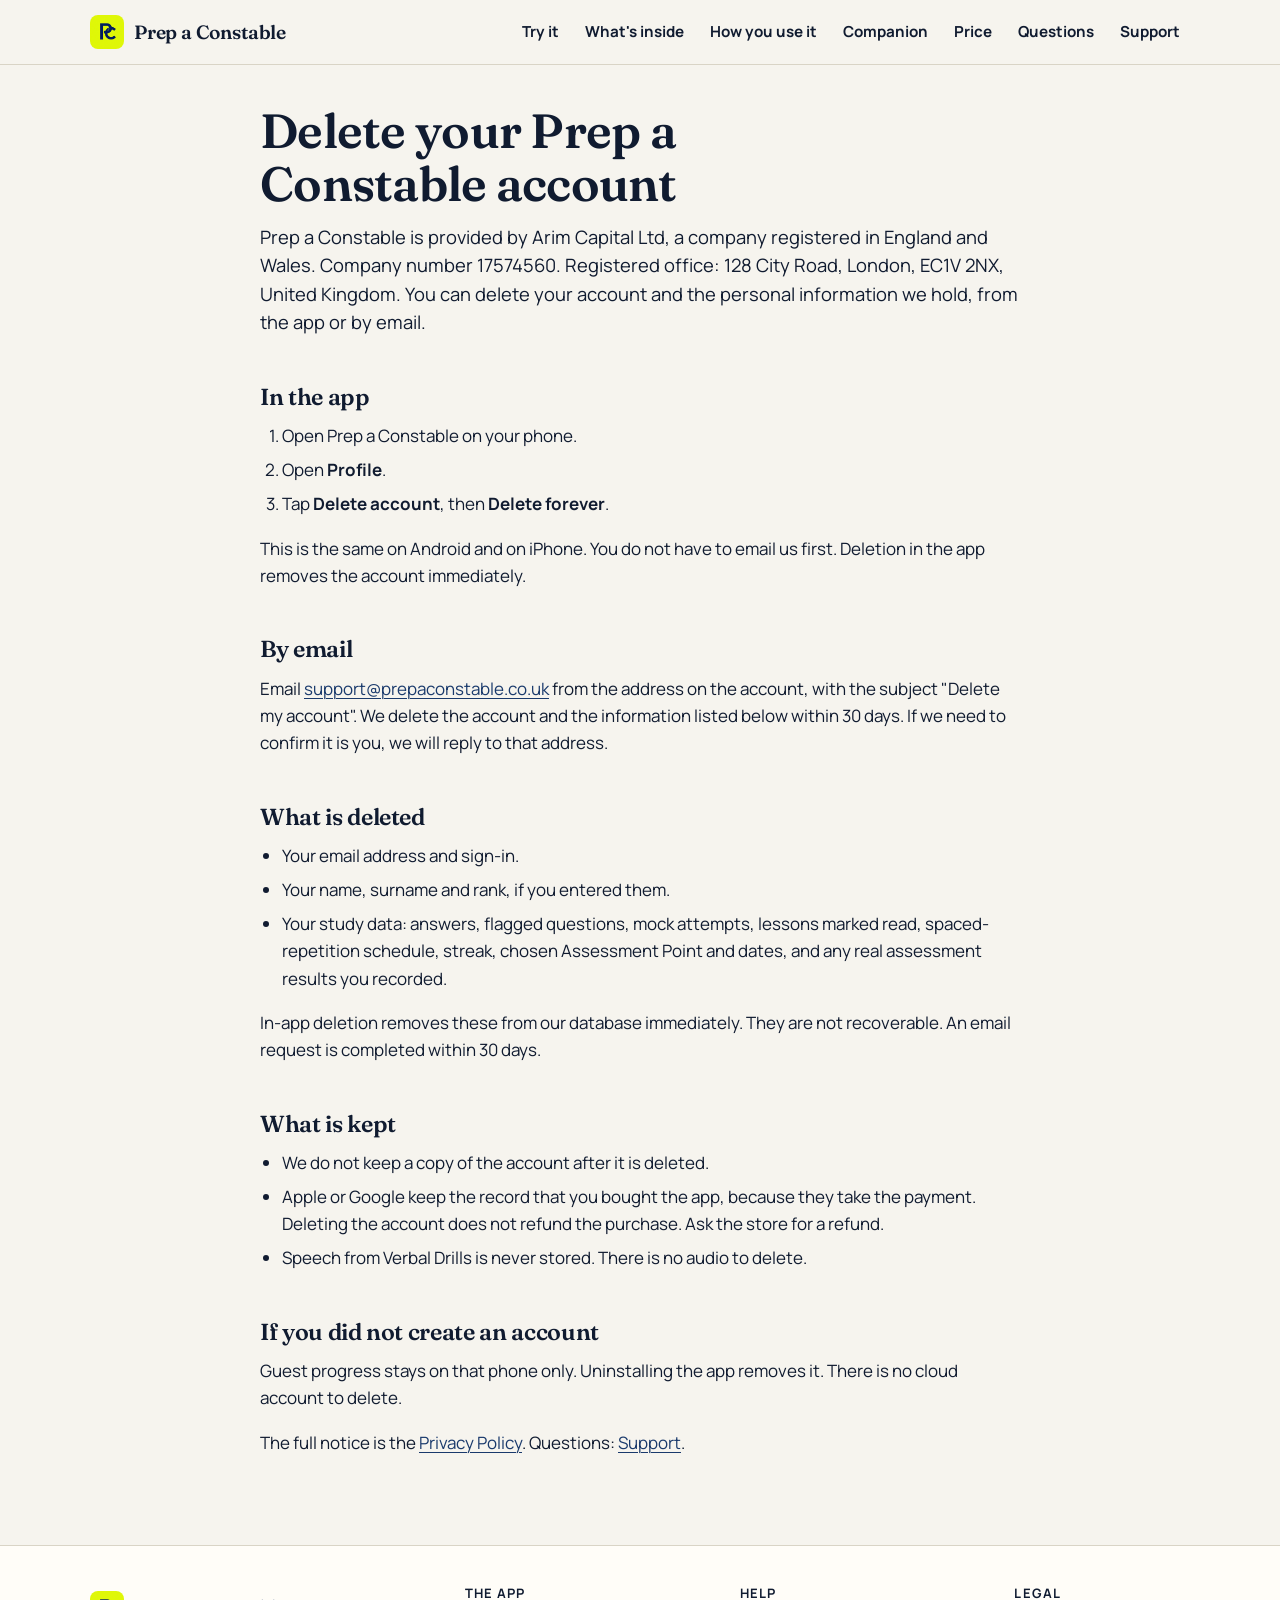
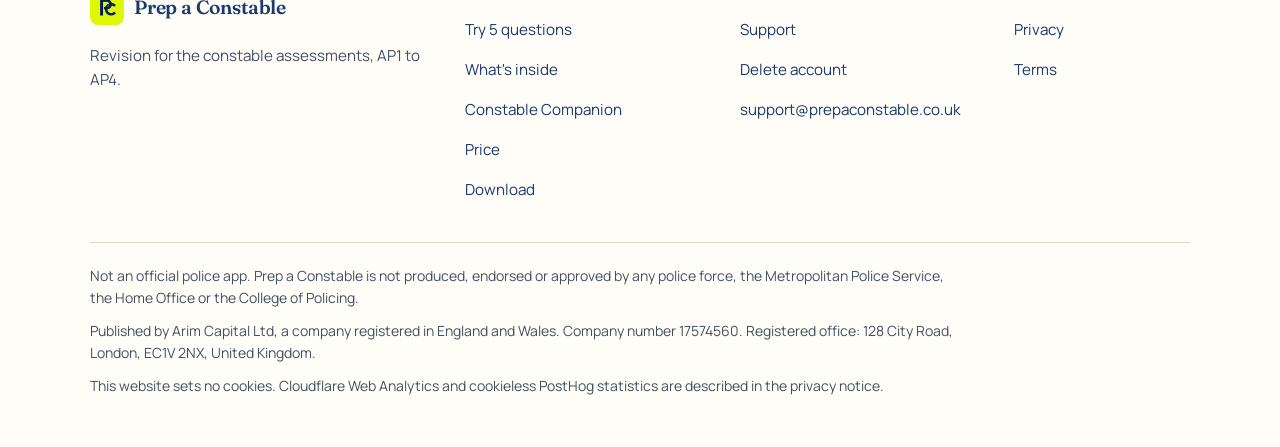
<file: delete-account/index.html>
<!doctype html>
<html lang="en-GB"><head><meta charset="utf-8">
<meta http-equiv="Content-Security-Policy" content="default-src 'none'; script-src 'self' https://static.cloudflareinsights.com https://eu-assets.i.posthog.com https://eu.i.posthog.com 'sha256-cvlem2Rlcb+inScVb7910PMAU98gRDEfAIUVUKXOWd4=' 'sha256-rfbsslGa/XWp/YQiBWVQQ/d7cWQomSovDuLhKlyTseo=' 'sha256-S84PU/YKG1FPqHvG8nPK1k+vu5n6Jir1JmJluWsWqrk='; style-src 'self'; img-src 'self' data:; font-src 'self'; frame-src 'self'; connect-src 'self' https://cloudflareinsights.com https://eu.i.posthog.com https://eu-assets.i.posthog.com; object-src 'none'; base-uri 'none'; form-action 'none'"><meta name="viewport" content="width=device-width,initial-scale=1,viewport-fit=cover">
<title>Delete your account · Prep a Constable</title>
<meta name="description" content="How to delete a Prep a Constable account and what is removed.">
<meta name="robots" content="index, follow">
<meta name="theme-color" content="#f6f4ee" media="(prefers-color-scheme: light)">
<meta name="theme-color" content="#10161f" media="(prefers-color-scheme: dark)">
<meta name="color-scheme" content="light dark">
<meta name="referrer" content="strict-origin-when-cross-origin">
<link rel="canonical" href="https://prepaconstable.co.uk/delete-account/">
<meta property="og:title" content="Delete your account · Prep a Constable">
<meta property="og:description" content="How to delete a Prep a Constable account and what is removed.">
<meta property="og:type" content="website">
<meta property="og:locale" content="en_GB">
<meta property="og:site_name" content="Prep a Constable">

<meta property="og:url" content="https://prepaconstable.co.uk/delete-account/">
<meta property="og:image" content="https://prepaconstable.co.uk/assets/og.png">
<meta property="og:image:alt" content="Prep a Constable. Revision for constable assessments. Not an official police app.">
<meta name="twitter:card" content="summary_large_image">
<meta name="twitter:image" content="https://prepaconstable.co.uk/assets/og.png">
<link rel="icon" href="../assets/favicon-32.png" type="image/png" sizes="32x32">
<link rel="apple-touch-icon" href="../assets/apple-touch-icon.png">
<link rel="preload" href="../assets/fonts/fraunces-600.woff2" as="font" type="font/woff2" crossorigin>
<link rel="preload" href="../assets/fonts/manrope-400.woff2" as="font" type="font/woff2" crossorigin>
<link rel="stylesheet" href="../assets/site.css?v=40">
<script>document.documentElement.className="js"</script>
</head>
<body>
<a class="skip" href="#content">Skip to content</a>
<header class="site-header"><div class="wrap bar">
<a class="brand" href="../"><img src="../assets/icon-128.png" alt="" width="34" height="34"><span>Prep a Constable</span></a>
<button class="menu-btn" type="button" aria-expanded="false" aria-controls="site-nav">Menu</button>
<nav id="site-nav" aria-label="Primary">
<a href="../#demo">Try it</a>
<a href="../#features">What's inside</a>
<a href="../#how-it-works">How you use it</a>
<a href="../#law">Companion</a>
<a href="../#pricing">Price</a>
<a href="../#faq">Questions</a>
<a href="../support/">Support</a>
</nav></div></header>
<main id="content" tabindex="-1">
<article class="wrap prose"><h1>Delete your Prep a Constable account</h1>
<p class="lede">Prep a Constable is provided by Arim Capital Ltd, a company registered in England and Wales. Company number 17574560. Registered office: 128 City Road, London, EC1V 2NX, United Kingdom. You can delete your account and the personal information we hold, from the app or by email.</p>
<h2>In the app</h2>
<ol>
<li>Open Prep a Constable on your phone.</li>
<li>Open <strong>Profile</strong>.</li>
<li>Tap <strong>Delete account</strong>, then <strong>Delete forever</strong>.</li>
</ol>
<p>This is the same on Android and on iPhone. You do not have to email us first. Deletion in the app removes the account immediately.</p>
<h2>By email</h2>
<p>Email <a href="mailto:support@prepaconstable.co.uk">support@<wbr>prepaconstable.co.uk</a> from the address on the account, with the subject "Delete my account". We delete the account and the information listed below within 30 days. If we need to confirm it is you, we will reply to that address.</p>
<h2>What is deleted</h2>
<ul>
<li>Your email address and sign-in.</li>
<li>Your name, surname and rank, if you entered them.</li>
<li>Your study data: answers, flagged questions, mock attempts, lessons marked read, spaced-repetition schedule, streak, chosen Assessment Point and dates, and any real assessment results you recorded.</li>
</ul>
<p>In-app deletion removes these from our database immediately. They are not recoverable. An email request is completed within 30 days.</p>
<h2>What is kept</h2>
<ul>
<li>We do not keep a copy of the account after it is deleted.</li>
<li>Apple or Google keep the record that you bought the app, because they take the payment. Deleting the account does not refund the purchase. Ask the store for a refund.</li>
<li>Speech from Verbal Drills is never stored. There is no audio to delete.</li>
</ul>
<h2>If you did not create an account</h2>
<p>Guest progress stays on that phone only. Uninstalling the app removes it. There is no cloud account to delete.</p>
<p>The full notice is the <a href="../privacy/">Privacy Policy</a>. Questions: <a href="../support/">Support</a>.</p></article>
</main>
<footer class="site-footer"><div class="wrap">
<div class="foot-grid">
<div class="foot-brand"><a class="brand" href="../"><img src="../assets/icon-128.png" alt="" width="34" height="34"><span>Prep a Constable</span></a>
<p class="foot-tag">Revision for the constable assessments, AP1 to AP4.</p></div>
<nav class="foot-col" aria-label="The app"><h2>The app</h2><ul><li><a href="../#demo">Try 5 questions</a></li><li><a href="../#features">What's inside</a></li><li><a href="../#law">Constable Companion</a></li><li><a href="../#pricing">Price</a></li><li><a href="../#download">Download</a></li></ul></nav>
<nav class="foot-col" aria-label="Help"><h2>Help</h2><ul><li><a href="../support/">Support</a></li><li><a href="../delete-account/">Delete account</a></li><li><a href="mailto:support@prepaconstable.co.uk">support@<wbr>prepaconstable.co.uk</a></li></ul></nav>
<nav class="foot-col" aria-label="Legal"><h2>Legal</h2><ul><li><a href="../privacy/">Privacy</a></li><li><a href="../terms/">Terms</a></li></ul></nav>
</div>
<div class="foot-legal">
<p>Not an official police app. Prep a Constable is not produced, endorsed or approved by any police force, the Metropolitan Police Service, the Home Office or the College of Policing.</p>
<p>Published by Arim Capital Ltd, a company registered in England and Wales. Company number 17574560. Registered office: 128 City Road, London, EC1V 2NX, United Kingdom.</p>
<p>This website sets no cookies. Cloudflare Web Analytics and cookieless PostHog statistics are described in the privacy notice.</p>
</div>
</div></footer>

<script>(function(){var b=document.querySelector(".menu-btn"),n=document.getElementById("site-nav");if(!b||!n)return;function set(o){n.classList.toggle("open",o);b.setAttribute("aria-expanded",o?"true":"false")}b.addEventListener("click",function(){set(!n.classList.contains("open"))});n.addEventListener("click",function(e){if(e.target.closest("a"))set(false)});document.addEventListener("keydown",function(e){if(e.key==="Escape")set(false)})})();</script>
<script>!function(t,e){var o,n,p,r;e.__SV||(window.posthog=e,e._i=[],e.init=function(i,s,a){function g(t,e){var o=e.split(".");2==o.length&&(t=t[o[0]],e=o[1]),t[e]=function(){t.push([e].concat(Array.prototype.slice.call(arguments,0)))}}(p=t.createElement("script")).type="text/javascript",p.crossOrigin="anonymous",p.async=!0,p.src=s.api_host.replace(".i.posthog.com","-assets.i.posthog.com")+"/static/array.js",(r=t.getElementsByTagName("script")[0]).parentNode.insertBefore(p,r);var u=e;for(void 0!==a?u=e[a]=[]:a="posthog",u.people=u.people||[],Object.defineProperty(u,"toString",{configurable:!0,enumerable:!0,writable:!0,value:function(t){var e="posthog";return"posthog"!==a&&(e+="."+a),t||(e+=" (stub)"),e}}),Object.defineProperty(u.people,"toString",{configurable:!0,enumerable:!0,writable:!0,value:function(){return u.toString(1)+".people (stub)"}}),o="init capture register register_once register_for_session unregister unregister_for_session getFeatureFlag getFeatureFlagResult isFeatureEnabled reloadFeatureFlags updateEarlyAccessFeatureEnrollment getEarlyAccessFeatures on onFeatureFlags onSessionId getSurveys getActiveMatchingSurveys renderSurvey canRenderSurvey getNextSurveyStep identify setPersonProperties group resetGroups setPersonPropertiesForFlags resetPersonPropertiesForFlags setGroupPropertiesForFlags resetGroupPropertiesForFlags reset get_distinct_id getGroups get_session_id get_session_replay_url alias set_config startSessionRecording stopSessionRecording sessionRecordingStarted captureException loadToolbar get_property getSessionProperty createPersonProfile opt_in_capturing opt_out_capturing has_opted_in_capturing has_opted_out_capturing clear_opt_in_out_capturing debug".split(" "),n=0;n<o.length;n++)g(u,o[n]);e._i.push([i,s,a])},e.__SV=1)}(document,window.posthog||[]);
    var pacDnt = navigator.doNotTrack || window.doNotTrack;
    var pacGpc = navigator.globalPrivacyControl === true;
    if (!(pacDnt === '1' || pacDnt === 'yes' || pacGpc)) {
      posthog.init('phc_xTwQwqgX2gyWaYVq6G6zKrJLdCqGVhEPPJSEvaoXkvMA', {
        api_host: 'https://eu.i.posthog.com',
        defaults: '2026-08-30',
        persistence: 'memory',
        person_profiles: 'never',
        autocapture: false,
        capture_pageview: true,
        disable_session_recording: true,
        disable_surveys: true,
        respect_dnt: true,
        disable_external_dependency_loading: true
      });
    }</script>
<!-- Cloudflare Web Analytics --><script type='module' src='https://static.cloudflareinsights.com/beacon.min.js' data-cf-beacon='{"token": "a019e170958e40a99ca5e7c90991592b"}'></script><!-- End Cloudflare Web Analytics -->
</body></html>
</file>
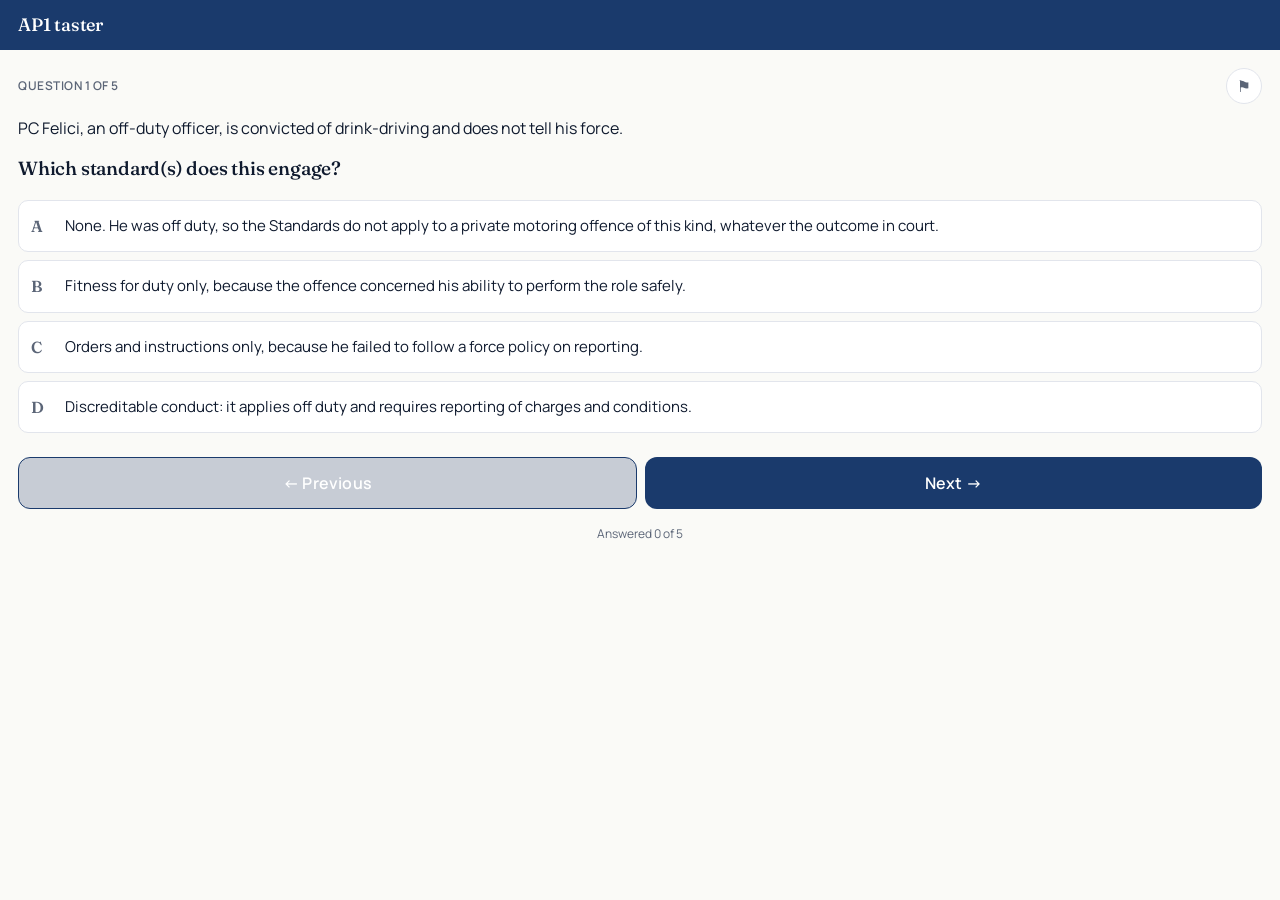
<file: demo/index.html>
<!doctype html>
<html lang="en-GB">
<head>
<meta charset="utf-8">
<meta name="viewport" content="width=device-width,initial-scale=1,viewport-fit=cover">
<!-- The demo's own code makes no network request: scripts, fonts and images come from this folder. The only
     outside request is the website's Cloudflare Web Analytics beacon (see the privacy notice, Website section). -->
<meta http-equiv="Content-Security-Policy" content="default-src 'none'; script-src 'self' https://static.cloudflareinsights.com https://eu-assets.i.posthog.com https://eu.i.posthog.com 'sha256-S84PU/YKG1FPqHvG8nPK1k+vu5n6Jir1JmJluWsWqrk='; style-src 'self' 'unsafe-inline'; font-src 'self'; img-src 'self' data:; connect-src https://cloudflareinsights.com 'self' https://eu.i.posthog.com https://eu-assets.i.posthog.com; form-action 'none'; base-uri 'none'">
<meta name="robots" content="noindex">
<meta name="referrer" content="no-referrer">
<title>Prep a Constable demo</title>
<style>
@font-face{font-family:"Fraunces";font-weight:400;font-display:swap;src:url(fonts/fraunces-400.woff2) format("woff2")}
@font-face{font-family:"Fraunces";font-weight:500;font-display:swap;src:url(fonts/fraunces-500.woff2) format("woff2")}
@font-face{font-family:"Fraunces";font-weight:600;font-display:swap;src:url(fonts/fraunces-600.woff2) format("woff2")}
@font-face{font-family:"Playfair Display";font-weight:500;font-display:swap;src:url(fonts/playfair-500.woff2) format("woff2")}
@font-face{font-family:"Manrope";font-weight:400;font-display:swap;src:url(fonts/manrope-400.woff2) format("woff2")}
@font-face{font-family:"Manrope";font-weight:500;font-display:swap;src:url(fonts/manrope-500.woff2) format("woff2")}
@font-face{font-family:"Manrope";font-weight:600;font-display:swap;src:url(fonts/manrope-600.woff2) format("woff2")}
@font-face{font-family:"Manrope";font-weight:700;font-display:swap;src:url(fonts/manrope-700.woff2) format("woff2")}
@font-face{font-family:"JetBrains Mono";font-weight:500;font-display:swap;src:url(fonts/jetbrains-mono-500.woff2) format("woff2")}
@font-face{font-family:"AmpSans";font-weight:100 900;font-display:swap;unicode-range:U+0026;src:url(fonts/manrope-700.woff2) format("woff2")}
html,body{margin:0;padding:0;background:#fafaf7}#root{min-height:0}html{overflow:hidden}
</style>
</head>
<body>
<div id="root"></div>
<script src="app.js"></script>
<script>!function(t,e){var o,n,p,r;e.__SV||(window.posthog=e,e._i=[],e.init=function(i,s,a){function g(t,e){var o=e.split(".");2==o.length&&(t=t[o[0]],e=o[1]),t[e]=function(){t.push([e].concat(Array.prototype.slice.call(arguments,0)))}}(p=t.createElement("script")).type="text/javascript",p.crossOrigin="anonymous",p.async=!0,p.src=s.api_host.replace(".i.posthog.com","-assets.i.posthog.com")+"/static/array.js",(r=t.getElementsByTagName("script")[0]).parentNode.insertBefore(p,r);var u=e;for(void 0!==a?u=e[a]=[]:a="posthog",u.people=u.people||[],Object.defineProperty(u,"toString",{configurable:!0,enumerable:!0,writable:!0,value:function(t){var e="posthog";return"posthog"!==a&&(e+="."+a),t||(e+=" (stub)"),e}}),Object.defineProperty(u.people,"toString",{configurable:!0,enumerable:!0,writable:!0,value:function(){return u.toString(1)+".people (stub)"}}),o="init capture register register_once register_for_session unregister unregister_for_session getFeatureFlag getFeatureFlagResult isFeatureEnabled reloadFeatureFlags updateEarlyAccessFeatureEnrollment getEarlyAccessFeatures on onFeatureFlags onSessionId getSurveys getActiveMatchingSurveys renderSurvey canRenderSurvey getNextSurveyStep identify setPersonProperties group resetGroups setPersonPropertiesForFlags resetPersonPropertiesForFlags setGroupPropertiesForFlags resetGroupPropertiesForFlags reset get_distinct_id getGroups get_session_id get_session_replay_url alias set_config startSessionRecording stopSessionRecording sessionRecordingStarted captureException loadToolbar get_property getSessionProperty createPersonProfile opt_in_capturing opt_out_capturing has_opted_in_capturing has_opted_out_capturing clear_opt_in_out_capturing debug".split(" "),n=0;n<o.length;n++)g(u,o[n]);e._i.push([i,s,a])},e.__SV=1)}(document,window.posthog||[]);
    var pacDnt = navigator.doNotTrack || window.doNotTrack;
    var pacGpc = navigator.globalPrivacyControl === true;
    if (!(pacDnt === '1' || pacDnt === 'yes' || pacGpc)) {
      posthog.init('phc_xTwQwqgX2gyWaYVq6G6zKrJLdCqGVhEPPJSEvaoXkvMA', {
        api_host: 'https://eu.i.posthog.com',
        defaults: '2026-08-30',
        persistence: 'memory',
        person_profiles: 'never',
        autocapture: false,
        capture_pageview: true,
        disable_session_recording: true,
        disable_surveys: true,
        respect_dnt: true,
        disable_external_dependency_loading: true
      });
    }</script>
<!-- Cloudflare Web Analytics --><script type='module' src='https://static.cloudflareinsights.com/beacon.min.js' data-cf-beacon='{"token": "a019e170958e40a99ca5e7c90991592b"}'></script><!-- End Cloudflare Web Analytics -->
</body>
</html>
</file>
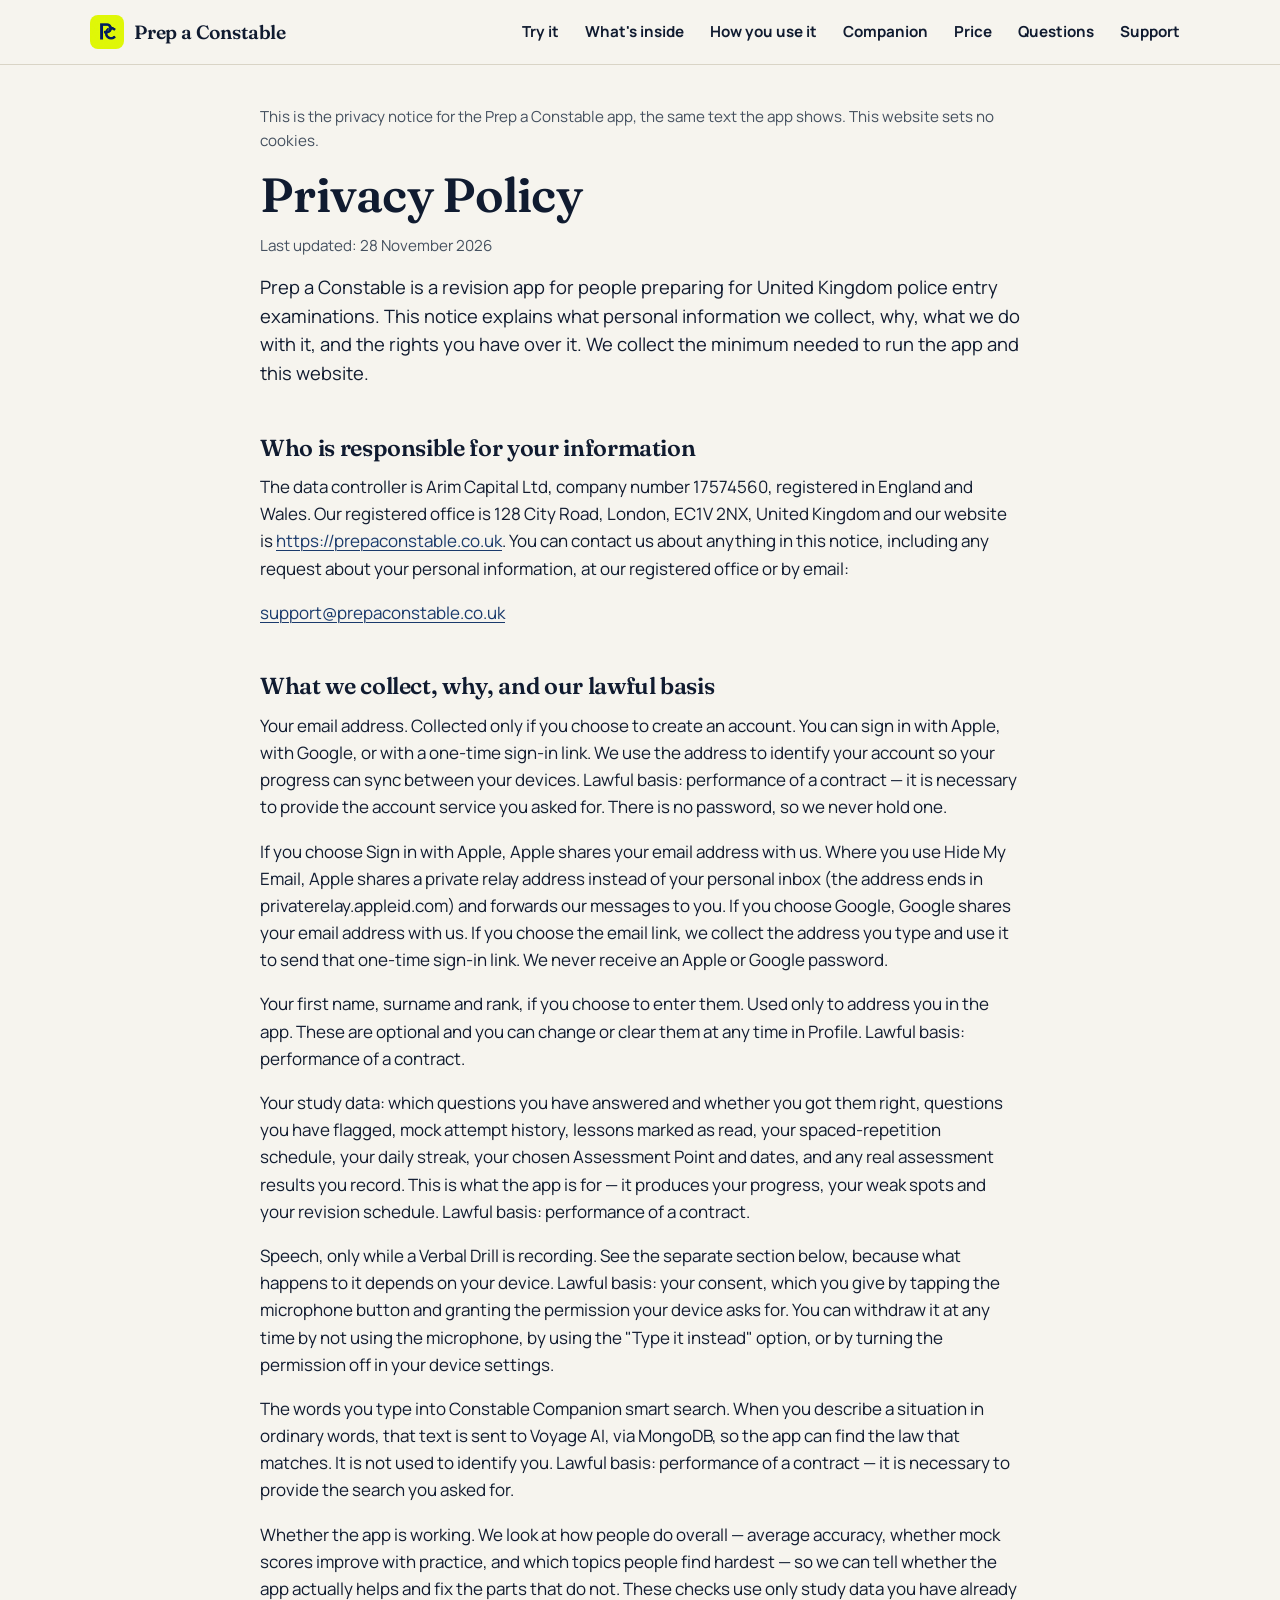
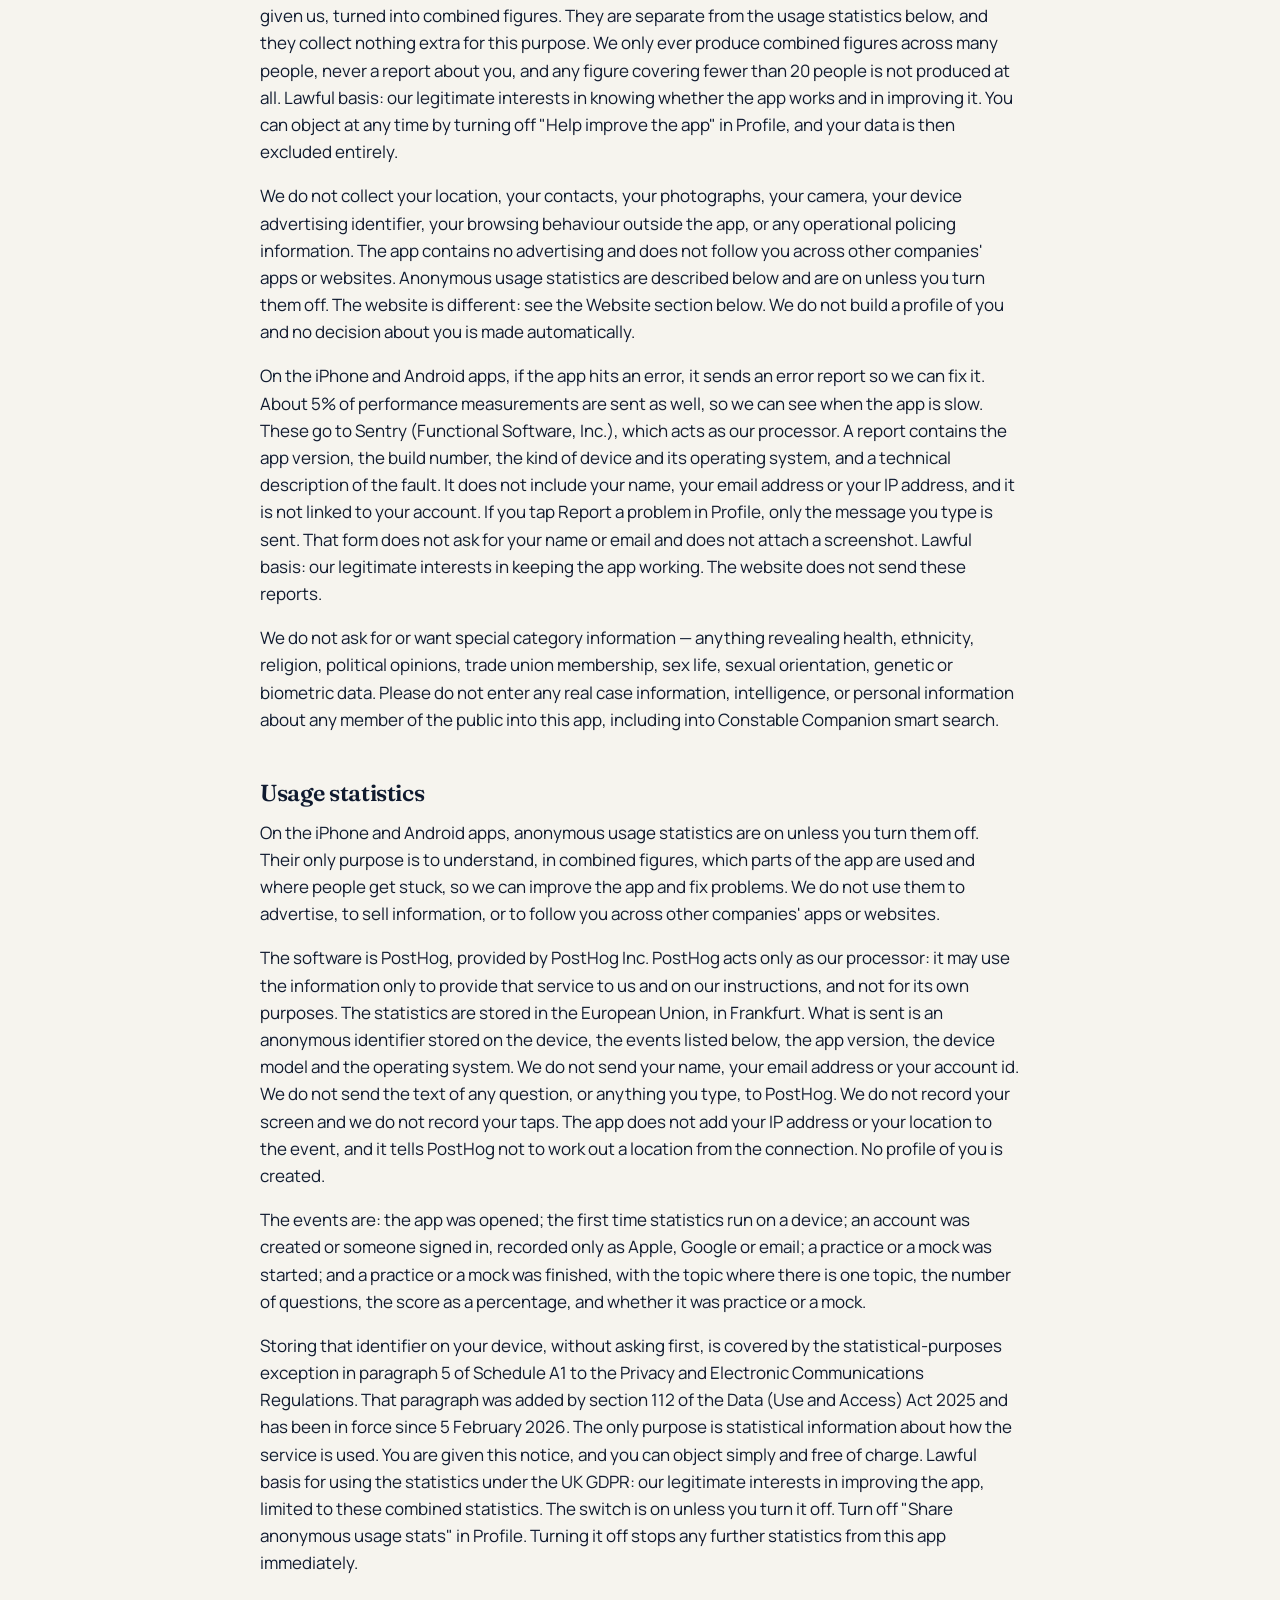
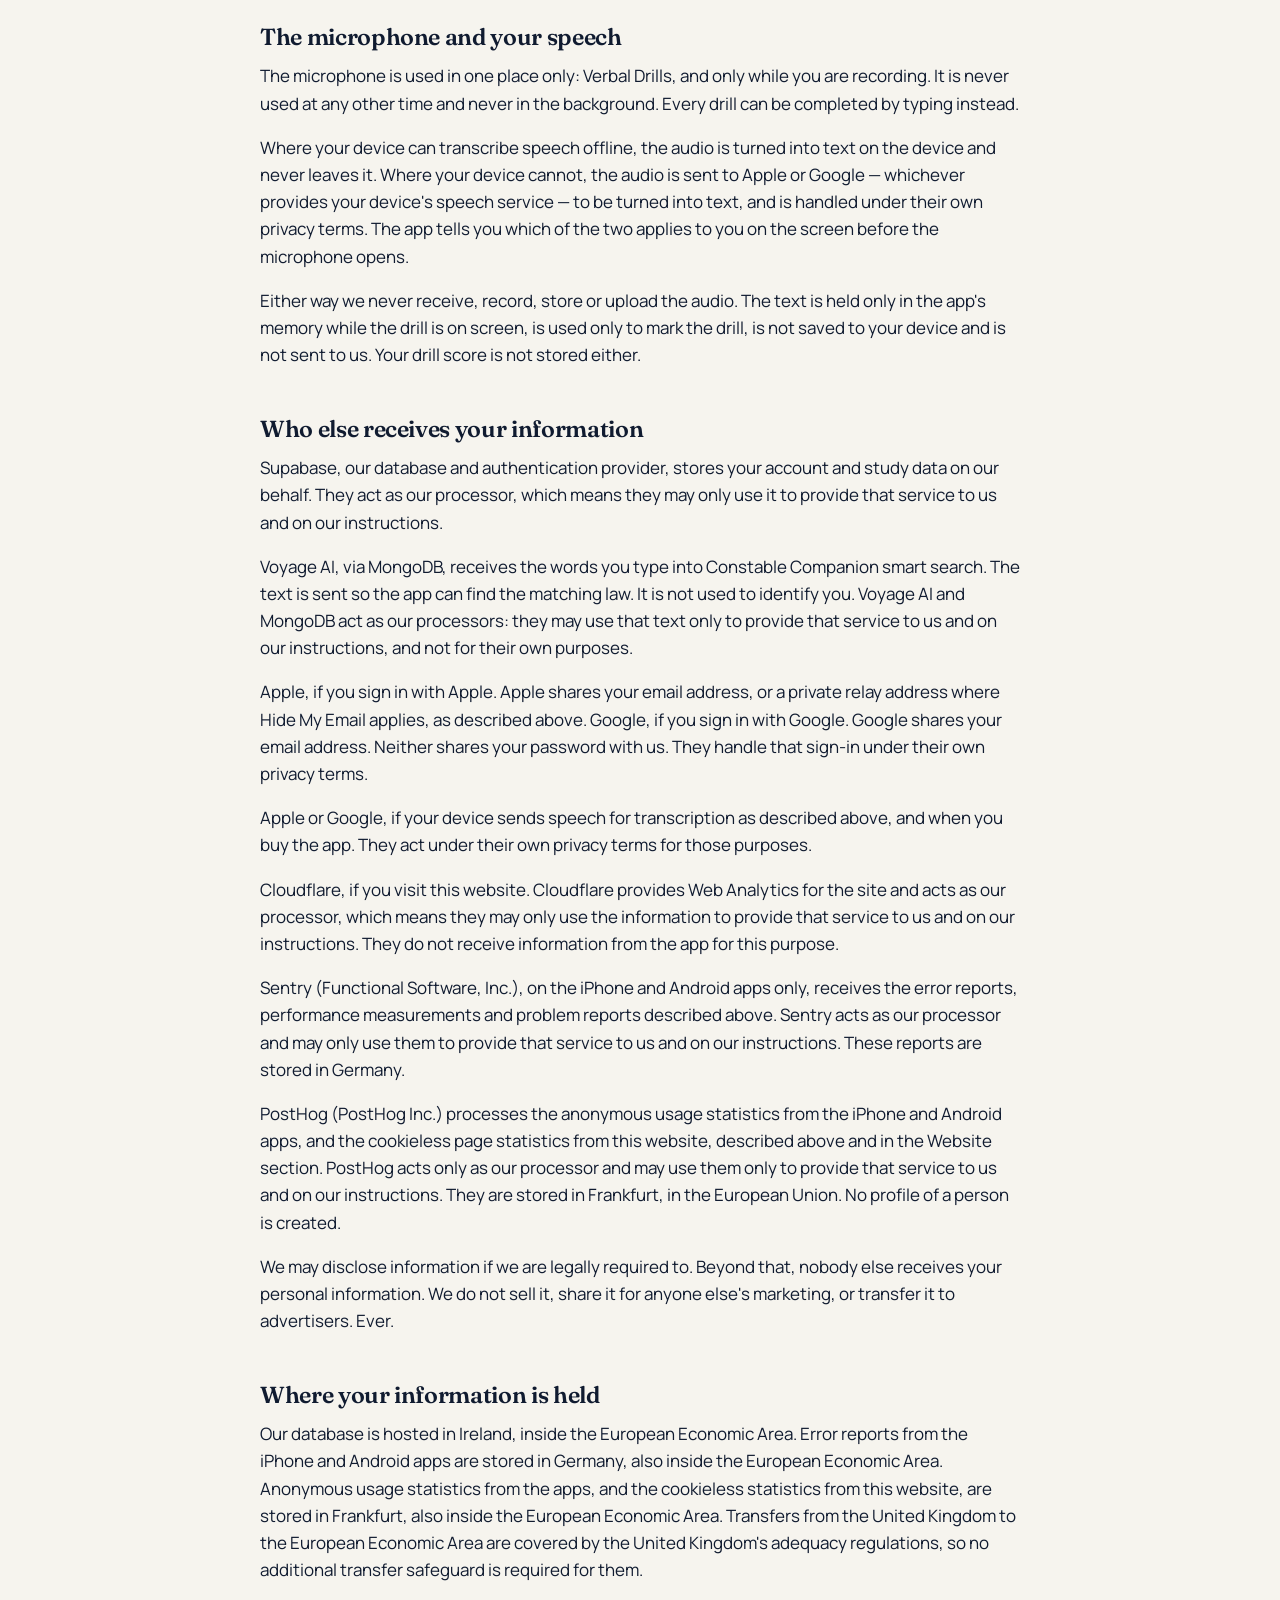
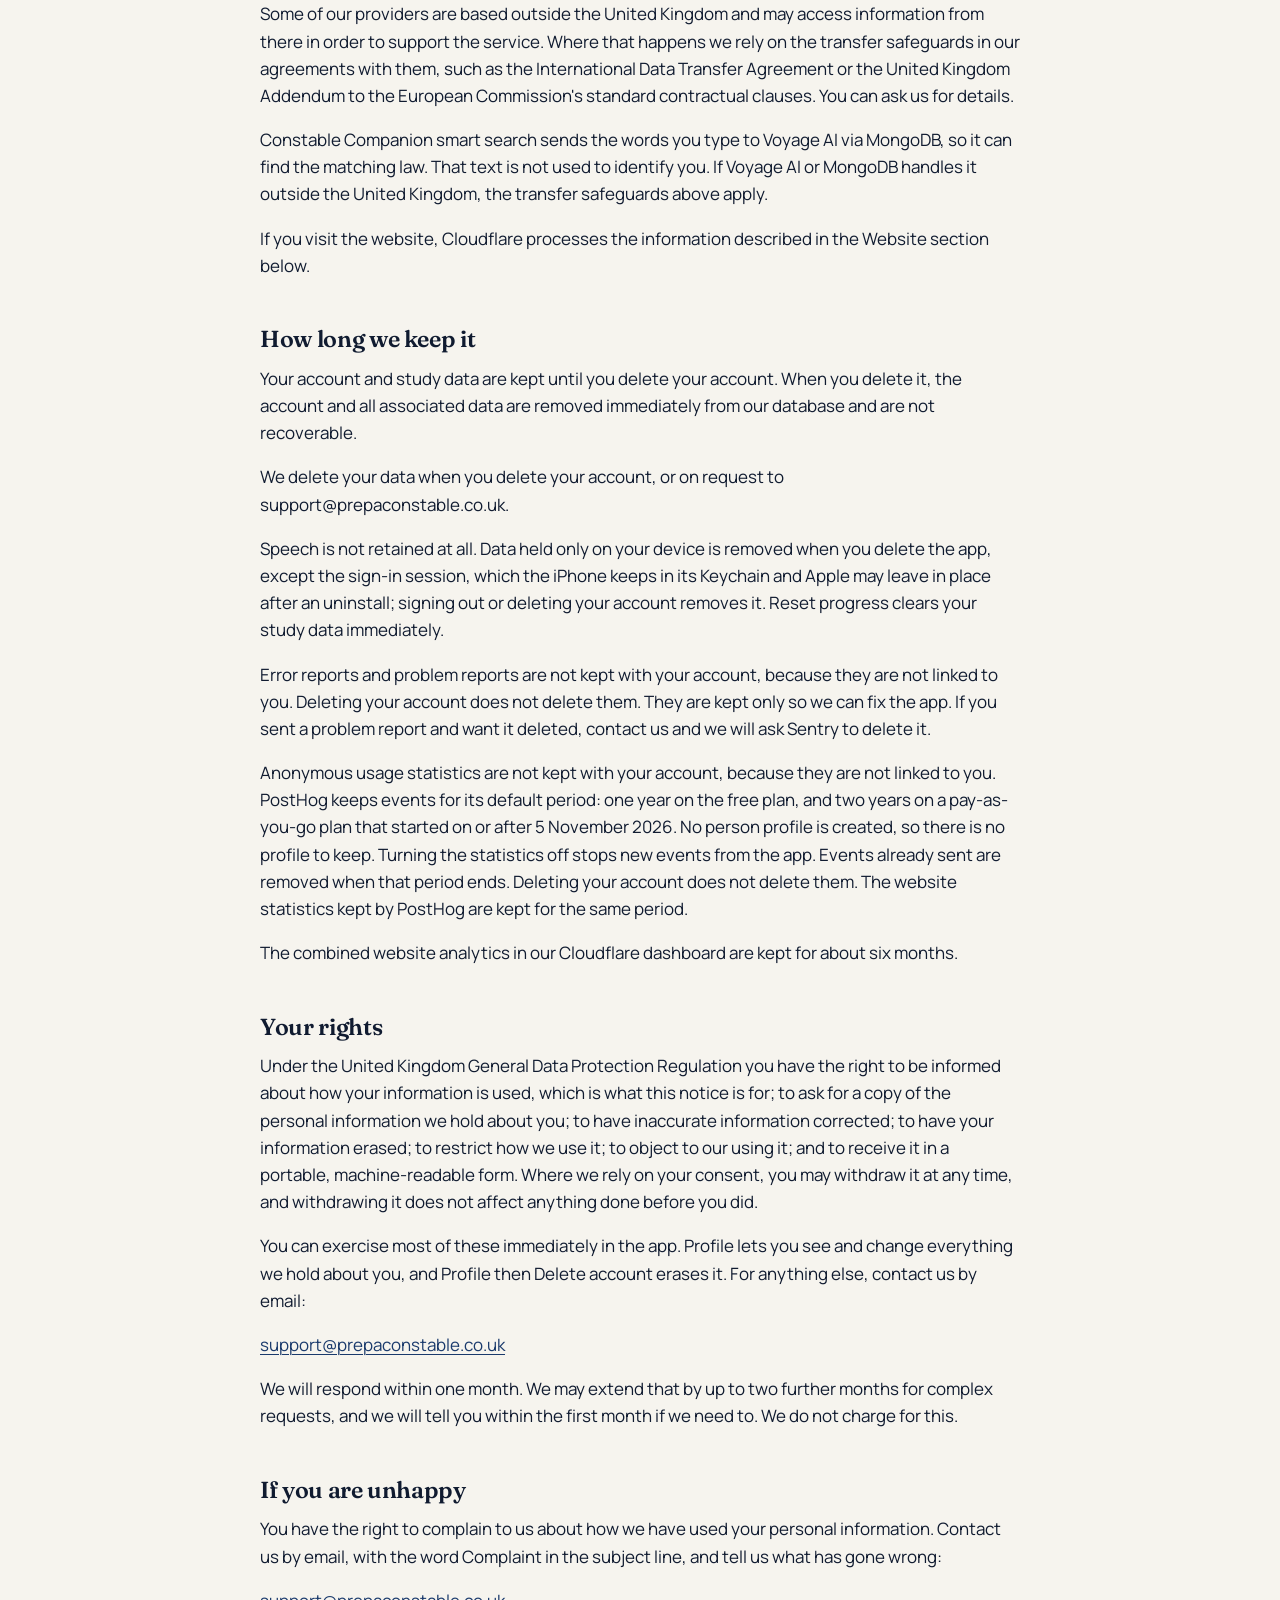
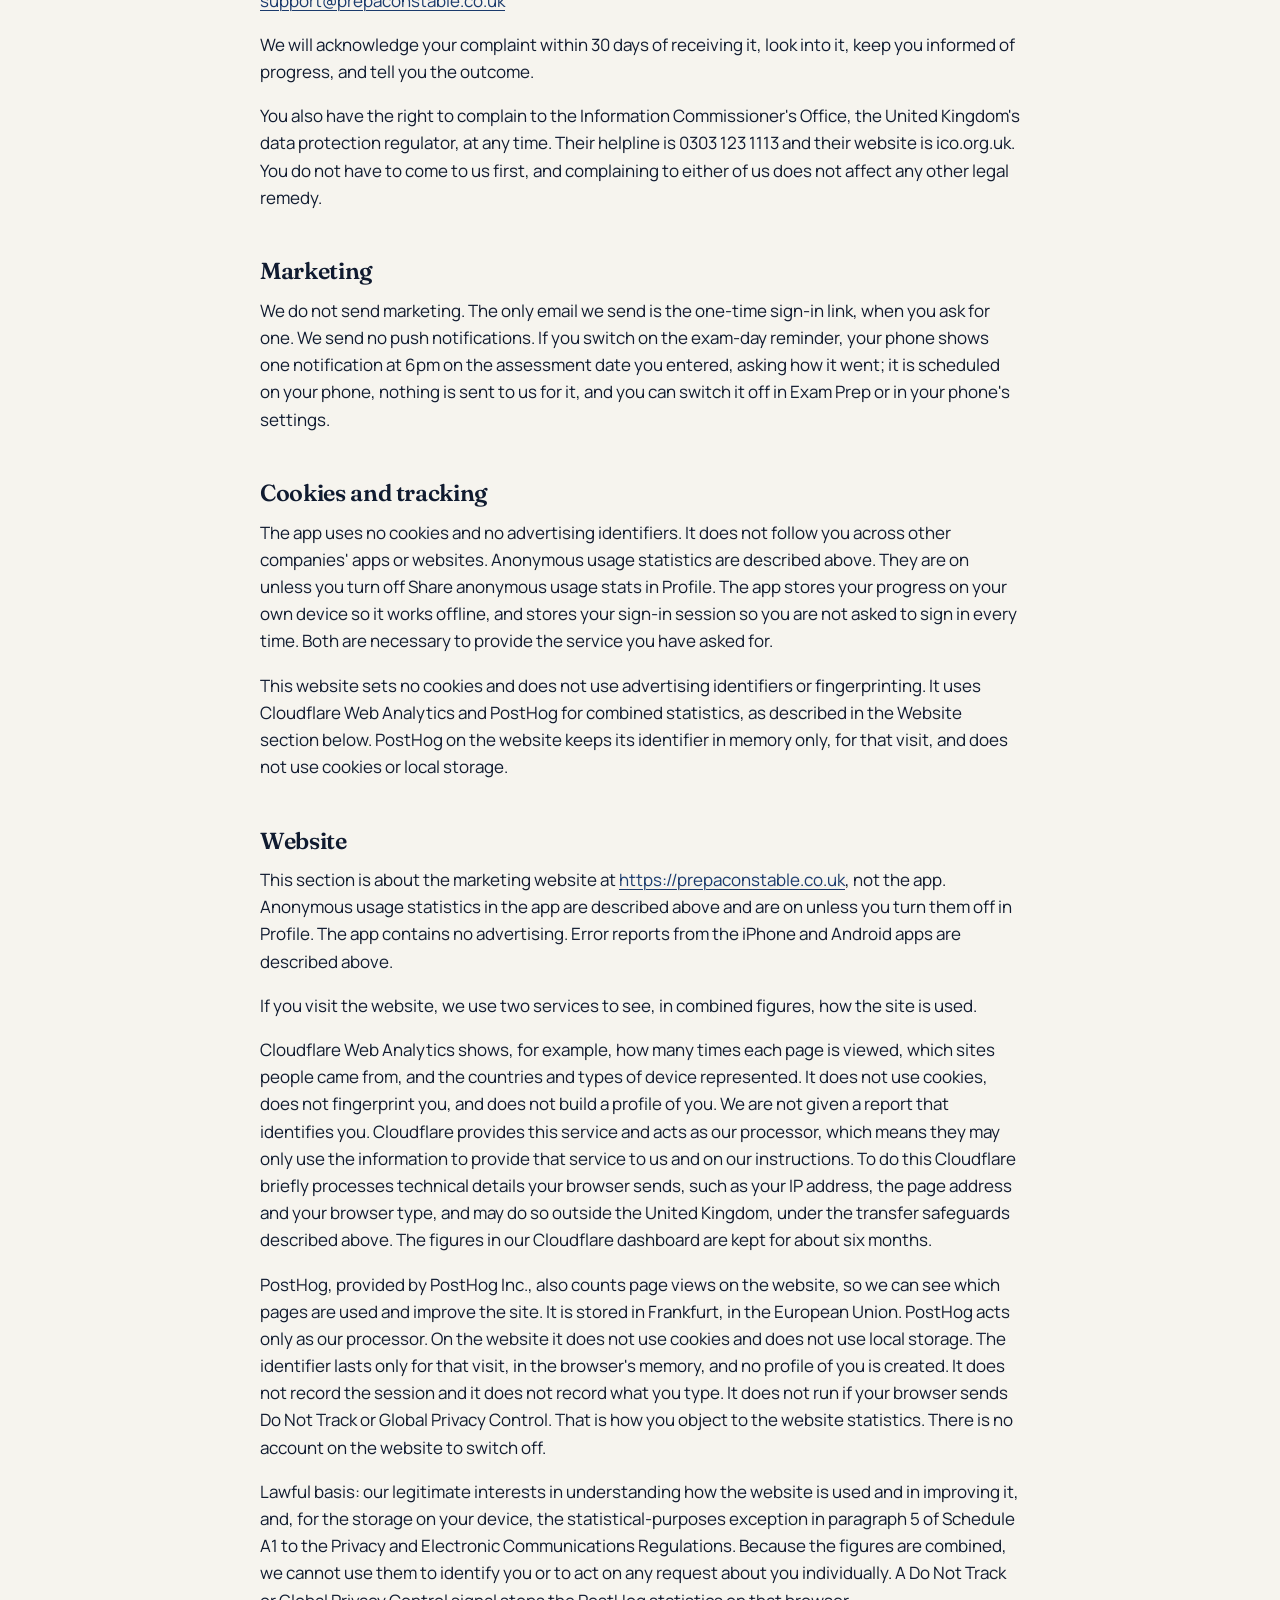
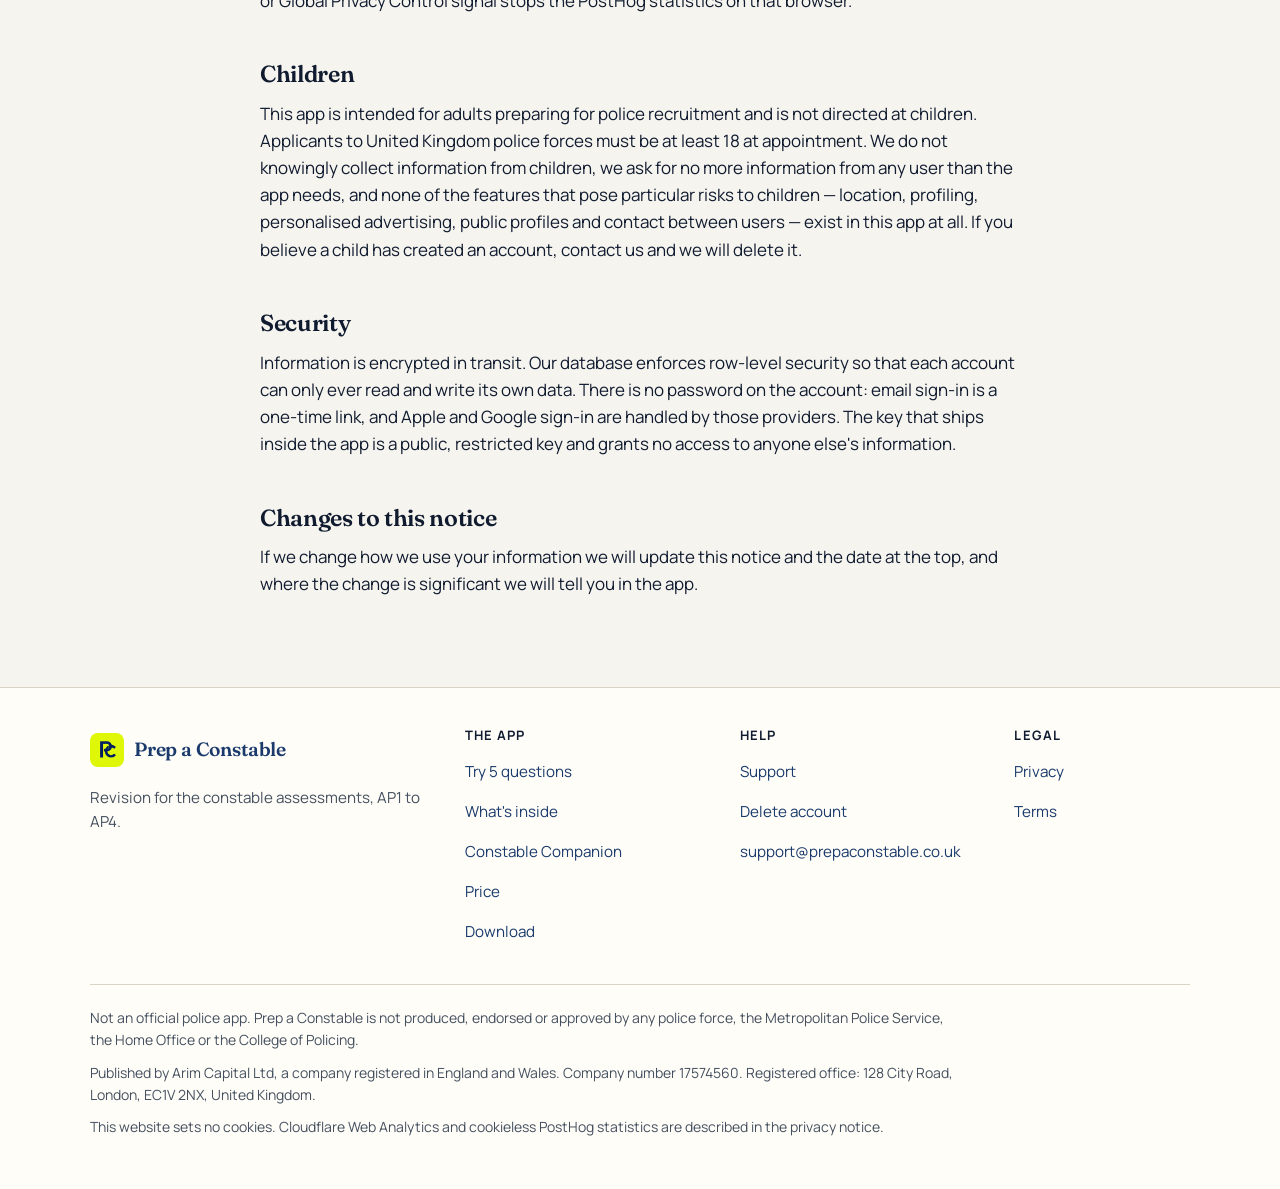
<file: privacy/index.html>
<!doctype html>
<html lang="en-GB"><head><meta charset="utf-8">
<meta http-equiv="Content-Security-Policy" content="default-src 'none'; script-src 'self' https://static.cloudflareinsights.com https://eu-assets.i.posthog.com https://eu.i.posthog.com 'sha256-cvlem2Rlcb+inScVb7910PMAU98gRDEfAIUVUKXOWd4=' 'sha256-rfbsslGa/XWp/YQiBWVQQ/d7cWQomSovDuLhKlyTseo=' 'sha256-S84PU/YKG1FPqHvG8nPK1k+vu5n6Jir1JmJluWsWqrk='; style-src 'self'; img-src 'self' data:; font-src 'self'; frame-src 'self'; connect-src 'self' https://cloudflareinsights.com https://eu.i.posthog.com https://eu-assets.i.posthog.com; object-src 'none'; base-uri 'none'; form-action 'none'"><meta name="viewport" content="width=device-width,initial-scale=1,viewport-fit=cover">
<title>Privacy Policy · Prep a Constable</title>
<meta name="description" content="How Prep a Constable uses personal information.">
<meta name="robots" content="index, follow">
<meta name="theme-color" content="#f6f4ee" media="(prefers-color-scheme: light)">
<meta name="theme-color" content="#10161f" media="(prefers-color-scheme: dark)">
<meta name="color-scheme" content="light dark">
<meta name="referrer" content="strict-origin-when-cross-origin">
<link rel="canonical" href="https://prepaconstable.co.uk/privacy/">
<meta property="og:title" content="Privacy Policy · Prep a Constable">
<meta property="og:description" content="How Prep a Constable uses personal information.">
<meta property="og:type" content="website">
<meta property="og:locale" content="en_GB">
<meta property="og:site_name" content="Prep a Constable">

<meta property="og:url" content="https://prepaconstable.co.uk/privacy/">
<meta property="og:image" content="https://prepaconstable.co.uk/assets/og.png">
<meta property="og:image:alt" content="Prep a Constable. Revision for constable assessments. Not an official police app.">
<meta name="twitter:card" content="summary_large_image">
<meta name="twitter:image" content="https://prepaconstable.co.uk/assets/og.png">
<link rel="icon" href="../assets/favicon-32.png" type="image/png" sizes="32x32">
<link rel="apple-touch-icon" href="../assets/apple-touch-icon.png">
<link rel="preload" href="../assets/fonts/fraunces-600.woff2" as="font" type="font/woff2" crossorigin>
<link rel="preload" href="../assets/fonts/manrope-400.woff2" as="font" type="font/woff2" crossorigin>
<link rel="stylesheet" href="../assets/site.css?v=40">
<script>document.documentElement.className="js"</script>
</head>
<body>
<a class="skip" href="#content">Skip to content</a>
<header class="site-header"><div class="wrap bar">
<a class="brand" href="../"><img src="../assets/icon-128.png" alt="" width="34" height="34"><span>Prep a Constable</span></a>
<button class="menu-btn" type="button" aria-expanded="false" aria-controls="site-nav">Menu</button>
<nav id="site-nav" aria-label="Primary">
<a href="../#demo">Try it</a>
<a href="../#features">What's inside</a>
<a href="../#how-it-works">How you use it</a>
<a href="../#law">Companion</a>
<a href="../#pricing">Price</a>
<a href="../#faq">Questions</a>
<a href="../support/">Support</a>
</nav></div></header>
<main id="content" tabindex="-1">
<article class="wrap prose"><p class="note">This is the privacy notice for the Prep a Constable app, the same text the app shows. This website sets no cookies.</p><h1>Privacy Policy</h1><p class="note">Last updated: 28 November 2026</p><p class="lede">Prep a Constable is a revision app for people preparing for United Kingdom police entry examinations. This notice explains what personal information we collect, why, what we do with it, and the rights you have over it. We collect the minimum needed to run the app and this website.</p>
<h2>Who is responsible for your information</h2>
<p>The data controller is Arim Capital Ltd, company number 17574560, registered in England and Wales. Our registered office is 128 City Road, London, EC1V 2NX, United Kingdom and our website is <a href="https://prepaconstable.co.uk">https://prepaconstable.co.uk</a>. You can contact us about anything in this notice, including any request about your personal information, at our registered office or by email:</p>
<p><a href="mailto:support@prepaconstable.co.uk">support@<wbr>prepaconstable.co.uk</a></p>
<h2>What we collect, why, and our lawful basis</h2>
<p>Your email address. Collected only if you choose to create an account. You can sign in with Apple, with Google, or with a one-time sign-in link. We use the address to identify your account so your progress can sync between your devices. Lawful basis: performance of a contract — it is necessary to provide the account service you asked for. There is no password, so we never hold one.</p>
<p>If you choose Sign in with Apple, Apple shares your email address with us. Where you use Hide My Email, Apple shares a private relay address instead of your personal inbox (the address ends in privaterelay.appleid.com) and forwards our messages to you. If you choose Google, Google shares your email address with us. If you choose the email link, we collect the address you type and use it to send that one-time sign-in link. We never receive an Apple or Google password.</p>
<p>Your first name, surname and rank, if you choose to enter them. Used only to address you in the app. These are optional and you can change or clear them at any time in Profile. Lawful basis: performance of a contract.</p>
<p>Your study data: which questions you have answered and whether you got them right, questions you have flagged, mock attempt history, lessons marked as read, your spaced-repetition schedule, your daily streak, your chosen Assessment Point and dates, and any real assessment results you record. This is what the app is for — it produces your progress, your weak spots and your revision schedule. Lawful basis: performance of a contract.</p>
<p>Speech, only while a Verbal Drill is recording. See the separate section below, because what happens to it depends on your device. Lawful basis: your consent, which you give by tapping the microphone button and granting the permission your device asks for. You can withdraw it at any time by not using the microphone, by using the &quot;Type it instead&quot; option, or by turning the permission off in your device settings.</p>
<p>The words you type into Constable Companion smart search. When you describe a situation in ordinary words, that text is sent to Voyage AI, via MongoDB, so the app can find the law that matches. It is not used to identify you. Lawful basis: performance of a contract — it is necessary to provide the search you asked for.</p>
<p>Whether the app is working. We look at how people do overall — average accuracy, whether mock scores improve with practice, and which topics people find hardest — so we can tell whether the app actually helps and fix the parts that do not. These checks use only study data you have already given us, turned into combined figures. They are separate from the usage statistics below, and they collect nothing extra for this purpose. We only ever produce combined figures across many people, never a report about you, and any figure covering fewer than 20 people is not produced at all. Lawful basis: our legitimate interests in knowing whether the app works and in improving it. You can object at any time by turning off &quot;Help improve the app&quot; in Profile, and your data is then excluded entirely.</p>
<p>We do not collect your location, your contacts, your photographs, your camera, your device advertising identifier, your browsing behaviour outside the app, or any operational policing information. The app contains no advertising and does not follow you across other companies' apps or websites. Anonymous usage statistics are described below and are on unless you turn them off. The website is different: see the Website section below. We do not build a profile of you and no decision about you is made automatically.</p>
<p>On the iPhone and Android apps, if the app hits an error, it sends an error report so we can fix it. About 5% of performance measurements are sent as well, so we can see when the app is slow. These go to Sentry (Functional Software, Inc.), which acts as our processor. A report contains the app version, the build number, the kind of device and its operating system, and a technical description of the fault. It does not include your name, your email address or your IP address, and it is not linked to your account. If you tap Report a problem in Profile, only the message you type is sent. That form does not ask for your name or email and does not attach a screenshot. Lawful basis: our legitimate interests in keeping the app working. The website does not send these reports.</p>
<p>We do not ask for or want special category information — anything revealing health, ethnicity, religion, political opinions, trade union membership, sex life, sexual orientation, genetic or biometric data. Please do not enter any real case information, intelligence, or personal information about any member of the public into this app, including into Constable Companion smart search.</p>
<h2>Usage statistics</h2>
<p>On the iPhone and Android apps, anonymous usage statistics are on unless you turn them off. Their only purpose is to understand, in combined figures, which parts of the app are used and where people get stuck, so we can improve the app and fix problems. We do not use them to advertise, to sell information, or to follow you across other companies' apps or websites.</p>
<p>The software is PostHog, provided by PostHog Inc. PostHog acts only as our processor: it may use the information only to provide that service to us and on our instructions, and not for its own purposes. The statistics are stored in the European Union, in Frankfurt. What is sent is an anonymous identifier stored on the device, the events listed below, the app version, the device model and the operating system. We do not send your name, your email address or your account id. We do not send the text of any question, or anything you type, to PostHog. We do not record your screen and we do not record your taps. The app does not add your IP address or your location to the event, and it tells PostHog not to work out a location from the connection. No profile of you is created.</p>
<p>The events are: the app was opened; the first time statistics run on a device; an account was created or someone signed in, recorded only as Apple, Google or email; a practice or a mock was started; and a practice or a mock was finished, with the topic where there is one topic, the number of questions, the score as a percentage, and whether it was practice or a mock.</p>
<p>Storing that identifier on your device, without asking first, is covered by the statistical-purposes exception in paragraph 5 of Schedule A1 to the Privacy and Electronic Communications Regulations. That paragraph was added by section 112 of the Data (Use and Access) Act 2025 and has been in force since 5 February 2026. The only purpose is statistical information about how the service is used. You are given this notice, and you can object simply and free of charge. Lawful basis for using the statistics under the UK GDPR: our legitimate interests in improving the app, limited to these combined statistics. The switch is on unless you turn it off. Turn off &quot;Share anonymous usage stats&quot; in Profile. Turning it off stops any further statistics from this app immediately.</p>
<h2>The microphone and your speech</h2>
<p>The microphone is used in one place only: Verbal Drills, and only while you are recording. It is never used at any other time and never in the background. Every drill can be completed by typing instead.</p>
<p>Where your device can transcribe speech offline, the audio is turned into text on the device and never leaves it. Where your device cannot, the audio is sent to Apple or Google — whichever provides your device's speech service — to be turned into text, and is handled under their own privacy terms. The app tells you which of the two applies to you on the screen before the microphone opens.</p>
<p>Either way we never receive, record, store or upload the audio. The text is held only in the app's memory while the drill is on screen, is used only to mark the drill, is not saved to your device and is not sent to us. Your drill score is not stored either.</p>
<h2>Who else receives your information</h2>
<p>Supabase, our database and authentication provider, stores your account and study data on our behalf. They act as our processor, which means they may only use it to provide that service to us and on our instructions.</p>
<p>Voyage AI, via MongoDB, receives the words you type into Constable Companion smart search. The text is sent so the app can find the matching law. It is not used to identify you. Voyage AI and MongoDB act as our processors: they may use that text only to provide that service to us and on our instructions, and not for their own purposes.</p>
<p>Apple, if you sign in with Apple. Apple shares your email address, or a private relay address where Hide My Email applies, as described above. Google, if you sign in with Google. Google shares your email address. Neither shares your password with us. They handle that sign-in under their own privacy terms.</p>
<p>Apple or Google, if your device sends speech for transcription as described above, and when you buy the app. They act under their own privacy terms for those purposes.</p>
<p>Cloudflare, if you visit this website. Cloudflare provides Web Analytics for the site and acts as our processor, which means they may only use the information to provide that service to us and on our instructions. They do not receive information from the app for this purpose.</p>
<p>Sentry (Functional Software, Inc.), on the iPhone and Android apps only, receives the error reports, performance measurements and problem reports described above. Sentry acts as our processor and may only use them to provide that service to us and on our instructions. These reports are stored in Germany.</p>
<p>PostHog (PostHog Inc.) processes the anonymous usage statistics from the iPhone and Android apps, and the cookieless page statistics from this website, described above and in the Website section. PostHog acts only as our processor and may use them only to provide that service to us and on our instructions. They are stored in Frankfurt, in the European Union. No profile of a person is created.</p>
<p>We may disclose information if we are legally required to. Beyond that, nobody else receives your personal information. We do not sell it, share it for anyone else's marketing, or transfer it to advertisers. Ever.</p>
<h2>Where your information is held</h2>
<p>Our database is hosted in Ireland, inside the European Economic Area. Error reports from the iPhone and Android apps are stored in Germany, also inside the European Economic Area. Anonymous usage statistics from the apps, and the cookieless statistics from this website, are stored in Frankfurt, also inside the European Economic Area. Transfers from the United Kingdom to the European Economic Area are covered by the United Kingdom's adequacy regulations, so no additional transfer safeguard is required for them.</p>
<p>Some of our providers are based outside the United Kingdom and may access information from there in order to support the service. Where that happens we rely on the transfer safeguards in our agreements with them, such as the International Data Transfer Agreement or the United Kingdom Addendum to the European Commission's standard contractual clauses. You can ask us for details.</p>
<p>Constable Companion smart search sends the words you type to Voyage AI via MongoDB, so it can find the matching law. That text is not used to identify you. If Voyage AI or MongoDB handles it outside the United Kingdom, the transfer safeguards above apply.</p>
<p>If you visit the website, Cloudflare processes the information described in the Website section below.</p>
<h2>How long we keep it</h2>
<p>Your account and study data are kept until you delete your account. When you delete it, the account and all associated data are removed immediately from our database and are not recoverable.</p>
<p>We delete your data when you delete your account, or on request to support@prepaconstable.co.uk.</p>
<p>Speech is not retained at all. Data held only on your device is removed when you delete the app, except the sign-in session, which the iPhone keeps in its Keychain and Apple may leave in place after an uninstall; signing out or deleting your account removes it. Reset progress clears your study data immediately.</p>
<p>Error reports and problem reports are not kept with your account, because they are not linked to you. Deleting your account does not delete them. They are kept only so we can fix the app. If you sent a problem report and want it deleted, contact us and we will ask Sentry to delete it.</p>
<p>Anonymous usage statistics are not kept with your account, because they are not linked to you. PostHog keeps events for its default period: one year on the free plan, and two years on a pay-as-you-go plan that started on or after 5 November 2026. No person profile is created, so there is no profile to keep. Turning the statistics off stops new events from the app. Events already sent are removed when that period ends. Deleting your account does not delete them. The website statistics kept by PostHog are kept for the same period.</p>
<p>The combined website analytics in our Cloudflare dashboard are kept for about six months.</p>
<h2>Your rights</h2>
<p>Under the United Kingdom General Data Protection Regulation you have the right to be informed about how your information is used, which is what this notice is for; to ask for a copy of the personal information we hold about you; to have inaccurate information corrected; to have your information erased; to restrict how we use it; to object to our using it; and to receive it in a portable, machine-readable form. Where we rely on your consent, you may withdraw it at any time, and withdrawing it does not affect anything done before you did.</p>
<p>You can exercise most of these immediately in the app. Profile lets you see and change everything we hold about you, and Profile then Delete account erases it. For anything else, contact us by email:</p>
<p><a href="mailto:support@prepaconstable.co.uk">support@<wbr>prepaconstable.co.uk</a></p>
<p>We will respond within one month. We may extend that by up to two further months for complex requests, and we will tell you within the first month if we need to. We do not charge for this.</p>
<h2>If you are unhappy</h2>
<p>You have the right to complain to us about how we have used your personal information. Contact us by email, with the word Complaint in the subject line, and tell us what has gone wrong:</p>
<p><a href="mailto:support@prepaconstable.co.uk">support@<wbr>prepaconstable.co.uk</a></p>
<p>We will acknowledge your complaint within 30 days of receiving it, look into it, keep you informed of progress, and tell you the outcome.</p>
<p>You also have the right to complain to the Information Commissioner's Office, the United Kingdom's data protection regulator, at any time. Their helpline is 0303 123 1113 and their website is ico.org.uk. You do not have to come to us first, and complaining to either of us does not affect any other legal remedy.</p>
<h2>Marketing</h2>
<p>We do not send marketing. The only email we send is the one-time sign-in link, when you ask for one. We send no push notifications. If you switch on the exam-day reminder, your phone shows one notification at 6pm on the assessment date you entered, asking how it went; it is scheduled on your phone, nothing is sent to us for it, and you can switch it off in Exam Prep or in your phone's settings.</p>
<h2>Cookies and tracking</h2>
<p>The app uses no cookies and no advertising identifiers. It does not follow you across other companies' apps or websites. Anonymous usage statistics are described above. They are on unless you turn off Share anonymous usage stats in Profile. The app stores your progress on your own device so it works offline, and stores your sign-in session so you are not asked to sign in every time. Both are necessary to provide the service you have asked for.</p>
<p>This website sets no cookies and does not use advertising identifiers or fingerprinting. It uses Cloudflare Web Analytics and PostHog for combined statistics, as described in the Website section below. PostHog on the website keeps its identifier in memory only, for that visit, and does not use cookies or local storage.</p>
<h2>Website</h2>
<p>This section is about the marketing website at <a href="https://prepaconstable.co.uk">https://prepaconstable.co.uk</a>, not the app. Anonymous usage statistics in the app are described above and are on unless you turn them off in Profile. The app contains no advertising. Error reports from the iPhone and Android apps are described above.</p>
<p>If you visit the website, we use two services to see, in combined figures, how the site is used.</p>
<p>Cloudflare Web Analytics shows, for example, how many times each page is viewed, which sites people came from, and the countries and types of device represented. It does not use cookies, does not fingerprint you, and does not build a profile of you. We are not given a report that identifies you. Cloudflare provides this service and acts as our processor, which means they may only use the information to provide that service to us and on our instructions. To do this Cloudflare briefly processes technical details your browser sends, such as your IP address, the page address and your browser type, and may do so outside the United Kingdom, under the transfer safeguards described above. The figures in our Cloudflare dashboard are kept for about six months.</p>
<p>PostHog, provided by PostHog Inc., also counts page views on the website, so we can see which pages are used and improve the site. It is stored in Frankfurt, in the European Union. PostHog acts only as our processor. On the website it does not use cookies and does not use local storage. The identifier lasts only for that visit, in the browser's memory, and no profile of you is created. It does not record the session and it does not record what you type. It does not run if your browser sends Do Not Track or Global Privacy Control. That is how you object to the website statistics. There is no account on the website to switch off.</p>
<p>Lawful basis: our legitimate interests in understanding how the website is used and in improving it, and, for the storage on your device, the statistical-purposes exception in paragraph 5 of Schedule A1 to the Privacy and Electronic Communications Regulations. Because the figures are combined, we cannot use them to identify you or to act on any request about you individually. A Do Not Track or Global Privacy Control signal stops the PostHog statistics on that browser.</p>
<h2>Children</h2>
<p>This app is intended for adults preparing for police recruitment and is not directed at children. Applicants to United Kingdom police forces must be at least 18 at appointment. We do not knowingly collect information from children, we ask for no more information from any user than the app needs, and none of the features that pose particular risks to children — location, profiling, personalised advertising, public profiles and contact between users — exist in this app at all. If you believe a child has created an account, contact us and we will delete it.</p>
<h2>Security</h2>
<p>Information is encrypted in transit. Our database enforces row-level security so that each account can only ever read and write its own data. There is no password on the account: email sign-in is a one-time link, and Apple and Google sign-in are handled by those providers. The key that ships inside the app is a public, restricted key and grants no access to anyone else's information.</p>
<h2>Changes to this notice</h2>
<p>If we change how we use your information we will update this notice and the date at the top, and where the change is significant we will tell you in the app.</p></article>
</main>
<footer class="site-footer"><div class="wrap">
<div class="foot-grid">
<div class="foot-brand"><a class="brand" href="../"><img src="../assets/icon-128.png" alt="" width="34" height="34"><span>Prep a Constable</span></a>
<p class="foot-tag">Revision for the constable assessments, AP1 to AP4.</p></div>
<nav class="foot-col" aria-label="The app"><h2>The app</h2><ul><li><a href="../#demo">Try 5 questions</a></li><li><a href="../#features">What's inside</a></li><li><a href="../#law">Constable Companion</a></li><li><a href="../#pricing">Price</a></li><li><a href="../#download">Download</a></li></ul></nav>
<nav class="foot-col" aria-label="Help"><h2>Help</h2><ul><li><a href="../support/">Support</a></li><li><a href="../delete-account/">Delete account</a></li><li><a href="mailto:support@prepaconstable.co.uk">support@<wbr>prepaconstable.co.uk</a></li></ul></nav>
<nav class="foot-col" aria-label="Legal"><h2>Legal</h2><ul><li><a href="../privacy/">Privacy</a></li><li><a href="../terms/">Terms</a></li></ul></nav>
</div>
<div class="foot-legal">
<p>Not an official police app. Prep a Constable is not produced, endorsed or approved by any police force, the Metropolitan Police Service, the Home Office or the College of Policing.</p>
<p>Published by Arim Capital Ltd, a company registered in England and Wales. Company number 17574560. Registered office: 128 City Road, London, EC1V 2NX, United Kingdom.</p>
<p>This website sets no cookies. Cloudflare Web Analytics and cookieless PostHog statistics are described in the privacy notice.</p>
</div>
</div></footer>

<script>(function(){var b=document.querySelector(".menu-btn"),n=document.getElementById("site-nav");if(!b||!n)return;function set(o){n.classList.toggle("open",o);b.setAttribute("aria-expanded",o?"true":"false")}b.addEventListener("click",function(){set(!n.classList.contains("open"))});n.addEventListener("click",function(e){if(e.target.closest("a"))set(false)});document.addEventListener("keydown",function(e){if(e.key==="Escape")set(false)})})();</script>
<script>!function(t,e){var o,n,p,r;e.__SV||(window.posthog=e,e._i=[],e.init=function(i,s,a){function g(t,e){var o=e.split(".");2==o.length&&(t=t[o[0]],e=o[1]),t[e]=function(){t.push([e].concat(Array.prototype.slice.call(arguments,0)))}}(p=t.createElement("script")).type="text/javascript",p.crossOrigin="anonymous",p.async=!0,p.src=s.api_host.replace(".i.posthog.com","-assets.i.posthog.com")+"/static/array.js",(r=t.getElementsByTagName("script")[0]).parentNode.insertBefore(p,r);var u=e;for(void 0!==a?u=e[a]=[]:a="posthog",u.people=u.people||[],Object.defineProperty(u,"toString",{configurable:!0,enumerable:!0,writable:!0,value:function(t){var e="posthog";return"posthog"!==a&&(e+="."+a),t||(e+=" (stub)"),e}}),Object.defineProperty(u.people,"toString",{configurable:!0,enumerable:!0,writable:!0,value:function(){return u.toString(1)+".people (stub)"}}),o="init capture register register_once register_for_session unregister unregister_for_session getFeatureFlag getFeatureFlagResult isFeatureEnabled reloadFeatureFlags updateEarlyAccessFeatureEnrollment getEarlyAccessFeatures on onFeatureFlags onSessionId getSurveys getActiveMatchingSurveys renderSurvey canRenderSurvey getNextSurveyStep identify setPersonProperties group resetGroups setPersonPropertiesForFlags resetPersonPropertiesForFlags setGroupPropertiesForFlags resetGroupPropertiesForFlags reset get_distinct_id getGroups get_session_id get_session_replay_url alias set_config startSessionRecording stopSessionRecording sessionRecordingStarted captureException loadToolbar get_property getSessionProperty createPersonProfile opt_in_capturing opt_out_capturing has_opted_in_capturing has_opted_out_capturing clear_opt_in_out_capturing debug".split(" "),n=0;n<o.length;n++)g(u,o[n]);e._i.push([i,s,a])},e.__SV=1)}(document,window.posthog||[]);
    var pacDnt = navigator.doNotTrack || window.doNotTrack;
    var pacGpc = navigator.globalPrivacyControl === true;
    if (!(pacDnt === '1' || pacDnt === 'yes' || pacGpc)) {
      posthog.init('phc_xTwQwqgX2gyWaYVq6G6zKrJLdCqGVhEPPJSEvaoXkvMA', {
        api_host: 'https://eu.i.posthog.com',
        defaults: '2026-08-30',
        persistence: 'memory',
        person_profiles: 'never',
        autocapture: false,
        capture_pageview: true,
        disable_session_recording: true,
        disable_surveys: true,
        respect_dnt: true,
        disable_external_dependency_loading: true
      });
    }</script>
<!-- Cloudflare Web Analytics --><script type='module' src='https://static.cloudflareinsights.com/beacon.min.js' data-cf-beacon='{"token": "a019e170958e40a99ca5e7c90991592b"}'></script><!-- End Cloudflare Web Analytics -->
</body></html>
</file>
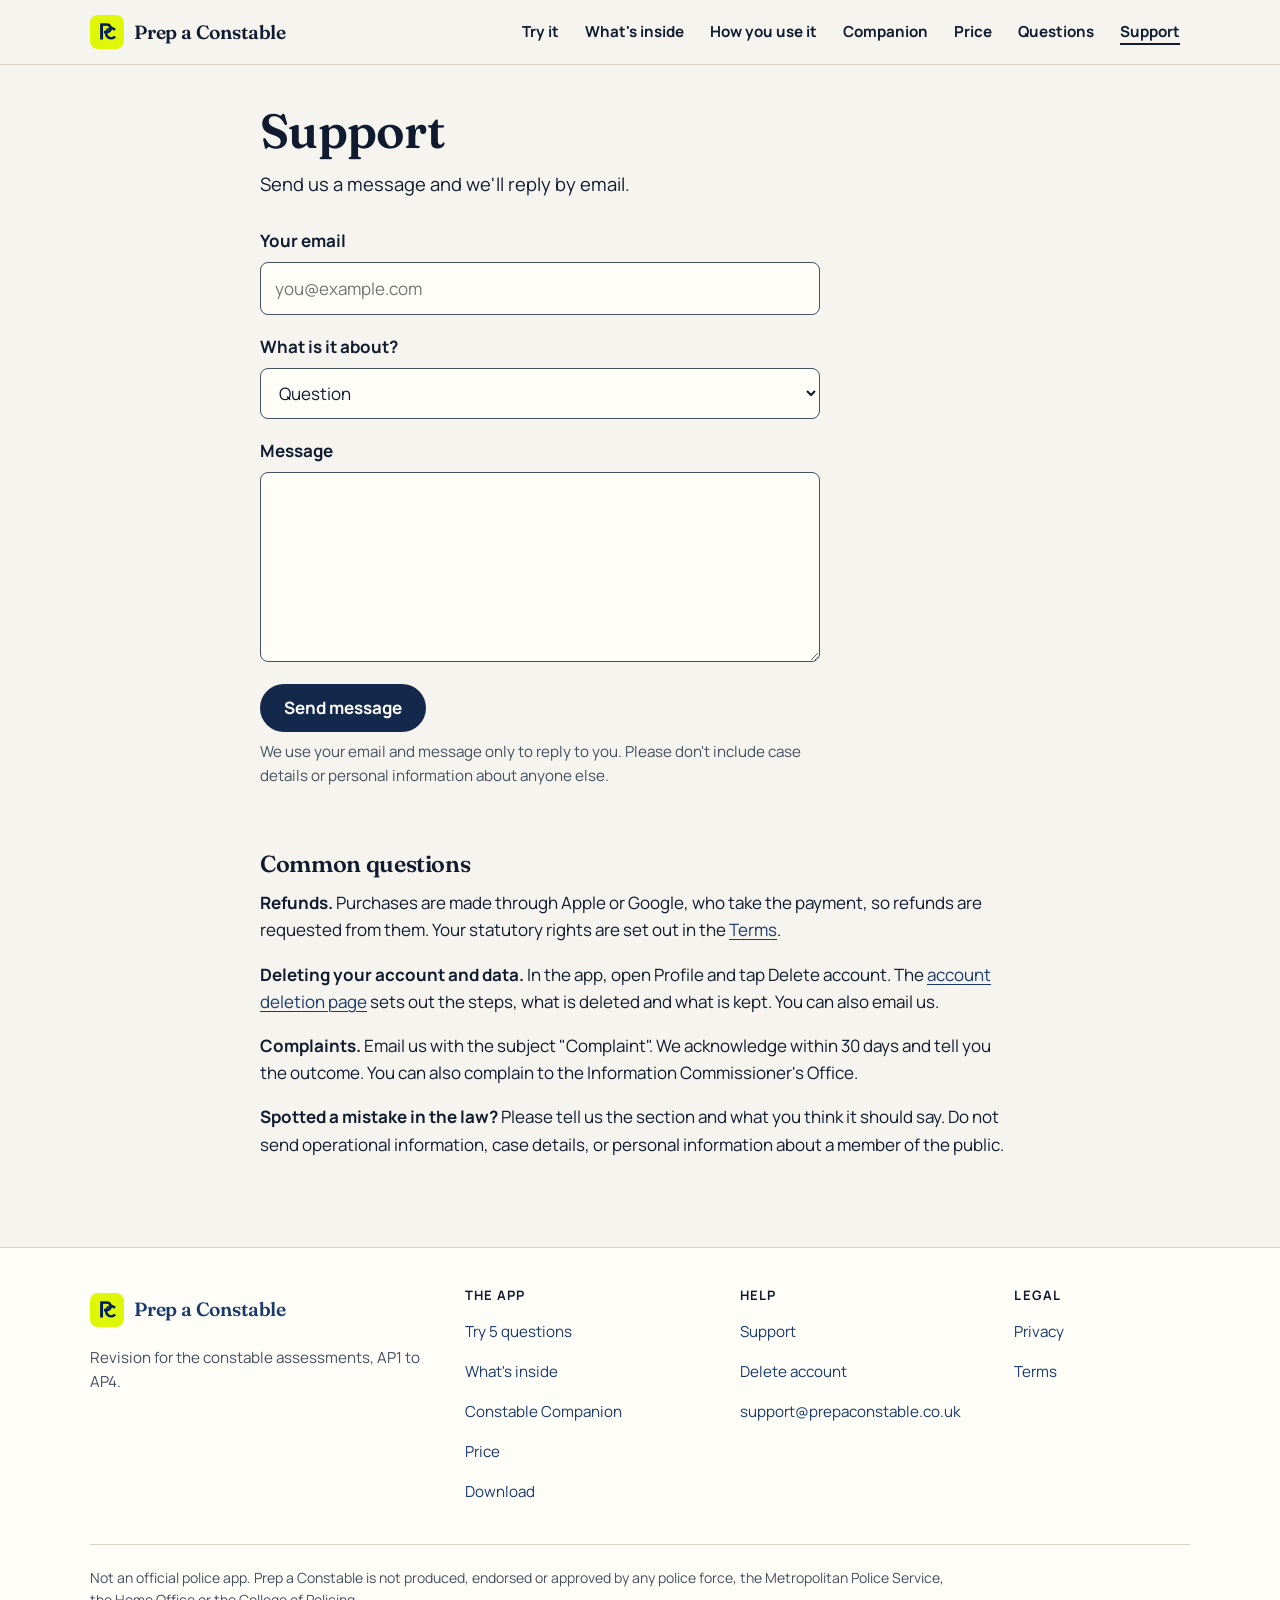
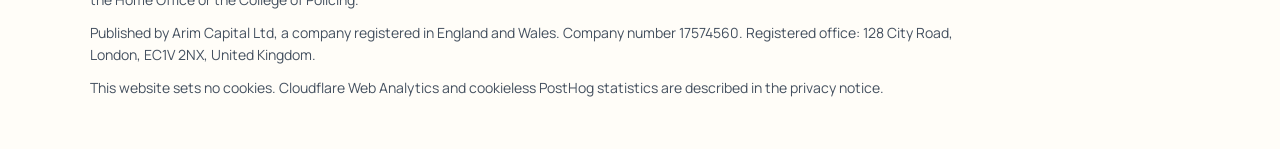
<file: support/index.html>
<!doctype html>
<html lang="en-GB"><head><meta charset="utf-8">
<meta http-equiv="Content-Security-Policy" content="default-src 'none'; script-src 'self' https://static.cloudflareinsights.com https://eu-assets.i.posthog.com https://eu.i.posthog.com 'sha256-cvlem2Rlcb+inScVb7910PMAU98gRDEfAIUVUKXOWd4=' 'sha256-rfbsslGa/XWp/YQiBWVQQ/d7cWQomSovDuLhKlyTseo=' 'sha256-S84PU/YKG1FPqHvG8nPK1k+vu5n6Jir1JmJluWsWqrk='; style-src 'self'; img-src 'self' data:; font-src 'self'; frame-src 'self'; connect-src 'self' https://uqekeszdgeumwjdbompd.supabase.co https://cloudflareinsights.com https://eu.i.posthog.com https://eu-assets.i.posthog.com; object-src 'none'; base-uri 'none'; form-action 'none'"><meta name="viewport" content="width=device-width,initial-scale=1,viewport-fit=cover">
<title>Support · Prep a Constable</title>
<meta name="description" content="How to contact Prep a Constable support.">
<meta name="robots" content="index, follow">
<meta name="theme-color" content="#f6f4ee" media="(prefers-color-scheme: light)">
<meta name="theme-color" content="#10161f" media="(prefers-color-scheme: dark)">
<meta name="color-scheme" content="light dark">
<meta name="referrer" content="strict-origin-when-cross-origin">
<link rel="canonical" href="https://prepaconstable.co.uk/support/">
<meta property="og:title" content="Support · Prep a Constable">
<meta property="og:description" content="How to contact Prep a Constable support.">
<meta property="og:type" content="website">
<meta property="og:locale" content="en_GB">
<meta property="og:site_name" content="Prep a Constable">

<meta property="og:url" content="https://prepaconstable.co.uk/support/">
<meta property="og:image" content="https://prepaconstable.co.uk/assets/og.png">
<meta property="og:image:alt" content="Prep a Constable. Revision for constable assessments. Not an official police app.">
<meta name="twitter:card" content="summary_large_image">
<meta name="twitter:image" content="https://prepaconstable.co.uk/assets/og.png">
<link rel="icon" href="../assets/favicon-32.png" type="image/png" sizes="32x32">
<link rel="apple-touch-icon" href="../assets/apple-touch-icon.png">
<link rel="preload" href="../assets/fonts/fraunces-600.woff2" as="font" type="font/woff2" crossorigin>
<link rel="preload" href="../assets/fonts/manrope-400.woff2" as="font" type="font/woff2" crossorigin>
<link rel="stylesheet" href="../assets/site.css?v=40">
<script>document.documentElement.className="js"</script>
</head>
<body>
<a class="skip" href="#content">Skip to content</a>
<header class="site-header"><div class="wrap bar">
<a class="brand" href="../"><img src="../assets/icon-128.png" alt="" width="34" height="34"><span>Prep a Constable</span></a>
<button class="menu-btn" type="button" aria-expanded="false" aria-controls="site-nav">Menu</button>
<nav id="site-nav" aria-label="Primary">
<a href="../#demo">Try it</a>
<a href="../#features">What's inside</a>
<a href="../#how-it-works">How you use it</a>
<a href="../#law">Companion</a>
<a href="../#pricing">Price</a>
<a href="../#faq">Questions</a>
<a href="../support/" aria-current="page">Support</a>
</nav></div></header>
<main id="content" tabindex="-1">
<article class="wrap prose"><h1>Support</h1>
<p class="lede">Send us a message and we'll reply by email.</p>
<form id="support-form" class="form" hidden>
<label for="sf-email">Your email</label>
<input id="sf-email" name="email" type="email" autocomplete="email" inputmode="email" required maxlength="254" placeholder="you@example.com">
<label for="sf-topic">What is it about?</label>
<select id="sf-topic" name="topic"><option>Question</option><option>Problem with the app</option><option>Refund</option><option>Complaint</option><option>Delete my account</option><option>Mistake in the law</option><option>Other</option></select>
<label for="sf-msg">Message</label>
<textarea id="sf-msg" name="message" rows="6" required minlength="5" maxlength="4000"></textarea>
<div class="hp" aria-hidden="true"><label>Leave this empty <input name="website" tabindex="-1" autocomplete="off"></label></div>
<button class="try-btn" type="submit">Send message</button>
<p class="note">We use your email and message only to reply to you. Please don't include case details or personal information about anyone else.</p>
</form>
<p id="support-fallback" class="card"><strong>Email</strong><a href="mailto:support@prepaconstable.co.uk">support@<wbr>prepaconstable.co.uk</a></p>
<p id="support-status" class="form-status" role="status" aria-live="polite"></p>
<h2>Common questions</h2>
<p><strong>Refunds.</strong> Purchases are made through Apple or Google, who take the payment, so refunds are requested from them. Your statutory rights are set out in the <a href="../terms/">Terms</a>.</p>
<p><strong>Deleting your account and data.</strong> In the app, open Profile and tap Delete account. The <a href="../delete-account/">account deletion page</a> sets out the steps, what is deleted and what is kept. You can also email us.</p>
<p><strong>Complaints.</strong> Email us with the subject "Complaint". We acknowledge within 30 days and tell you the outcome. You can also complain to the Information Commissioner's Office.</p>
<p><strong>Spotted a mistake in the law?</strong> Please tell us the section and what you think it should say. Do not send operational information, case details, or personal information about a member of the public.</p></article>
</main>
<footer class="site-footer"><div class="wrap">
<div class="foot-grid">
<div class="foot-brand"><a class="brand" href="../"><img src="../assets/icon-128.png" alt="" width="34" height="34"><span>Prep a Constable</span></a>
<p class="foot-tag">Revision for the constable assessments, AP1 to AP4.</p></div>
<nav class="foot-col" aria-label="The app"><h2>The app</h2><ul><li><a href="../#demo">Try 5 questions</a></li><li><a href="../#features">What's inside</a></li><li><a href="../#law">Constable Companion</a></li><li><a href="../#pricing">Price</a></li><li><a href="../#download">Download</a></li></ul></nav>
<nav class="foot-col" aria-label="Help"><h2>Help</h2><ul><li><a href="../support/">Support</a></li><li><a href="../delete-account/">Delete account</a></li><li><a href="mailto:support@prepaconstable.co.uk">support@<wbr>prepaconstable.co.uk</a></li></ul></nav>
<nav class="foot-col" aria-label="Legal"><h2>Legal</h2><ul><li><a href="../privacy/">Privacy</a></li><li><a href="../terms/">Terms</a></li></ul></nav>
</div>
<div class="foot-legal">
<p>Not an official police app. Prep a Constable is not produced, endorsed or approved by any police force, the Metropolitan Police Service, the Home Office or the College of Policing.</p>
<p>Published by Arim Capital Ltd, a company registered in England and Wales. Company number 17574560. Registered office: 128 City Road, London, EC1V 2NX, United Kingdom.</p>
<p>This website sets no cookies. Cloudflare Web Analytics and cookieless PostHog statistics are described in the privacy notice.</p>
</div>
</div></footer>

<script>(function(){var b=document.querySelector(".menu-btn"),n=document.getElementById("site-nav");if(!b||!n)return;function set(o){n.classList.toggle("open",o);b.setAttribute("aria-expanded",o?"true":"false")}b.addEventListener("click",function(){set(!n.classList.contains("open"))});n.addEventListener("click",function(e){if(e.target.closest("a"))set(false)});document.addEventListener("keydown",function(e){if(e.key==="Escape")set(false)})})();</script>
<script src="../assets/support.js" defer></script>
<script>!function(t,e){var o,n,p,r;e.__SV||(window.posthog=e,e._i=[],e.init=function(i,s,a){function g(t,e){var o=e.split(".");2==o.length&&(t=t[o[0]],e=o[1]),t[e]=function(){t.push([e].concat(Array.prototype.slice.call(arguments,0)))}}(p=t.createElement("script")).type="text/javascript",p.crossOrigin="anonymous",p.async=!0,p.src=s.api_host.replace(".i.posthog.com","-assets.i.posthog.com")+"/static/array.js",(r=t.getElementsByTagName("script")[0]).parentNode.insertBefore(p,r);var u=e;for(void 0!==a?u=e[a]=[]:a="posthog",u.people=u.people||[],Object.defineProperty(u,"toString",{configurable:!0,enumerable:!0,writable:!0,value:function(t){var e="posthog";return"posthog"!==a&&(e+="."+a),t||(e+=" (stub)"),e}}),Object.defineProperty(u.people,"toString",{configurable:!0,enumerable:!0,writable:!0,value:function(){return u.toString(1)+".people (stub)"}}),o="init capture register register_once register_for_session unregister unregister_for_session getFeatureFlag getFeatureFlagResult isFeatureEnabled reloadFeatureFlags updateEarlyAccessFeatureEnrollment getEarlyAccessFeatures on onFeatureFlags onSessionId getSurveys getActiveMatchingSurveys renderSurvey canRenderSurvey getNextSurveyStep identify setPersonProperties group resetGroups setPersonPropertiesForFlags resetPersonPropertiesForFlags setGroupPropertiesForFlags resetGroupPropertiesForFlags reset get_distinct_id getGroups get_session_id get_session_replay_url alias set_config startSessionRecording stopSessionRecording sessionRecordingStarted captureException loadToolbar get_property getSessionProperty createPersonProfile opt_in_capturing opt_out_capturing has_opted_in_capturing has_opted_out_capturing clear_opt_in_out_capturing debug".split(" "),n=0;n<o.length;n++)g(u,o[n]);e._i.push([i,s,a])},e.__SV=1)}(document,window.posthog||[]);
    var pacDnt = navigator.doNotTrack || window.doNotTrack;
    var pacGpc = navigator.globalPrivacyControl === true;
    if (!(pacDnt === '1' || pacDnt === 'yes' || pacGpc)) {
      posthog.init('phc_xTwQwqgX2gyWaYVq6G6zKrJLdCqGVhEPPJSEvaoXkvMA', {
        api_host: 'https://eu.i.posthog.com',
        defaults: '2026-08-30',
        persistence: 'memory',
        person_profiles: 'never',
        autocapture: false,
        capture_pageview: true,
        disable_session_recording: true,
        disable_surveys: true,
        respect_dnt: true,
        disable_external_dependency_loading: true
      });
    }</script>
<!-- Cloudflare Web Analytics --><script type='module' src='https://static.cloudflareinsights.com/beacon.min.js' data-cf-beacon='{"token": "a019e170958e40a99ca5e7c90991592b"}'></script><!-- End Cloudflare Web Analytics -->
</body></html>
</file>
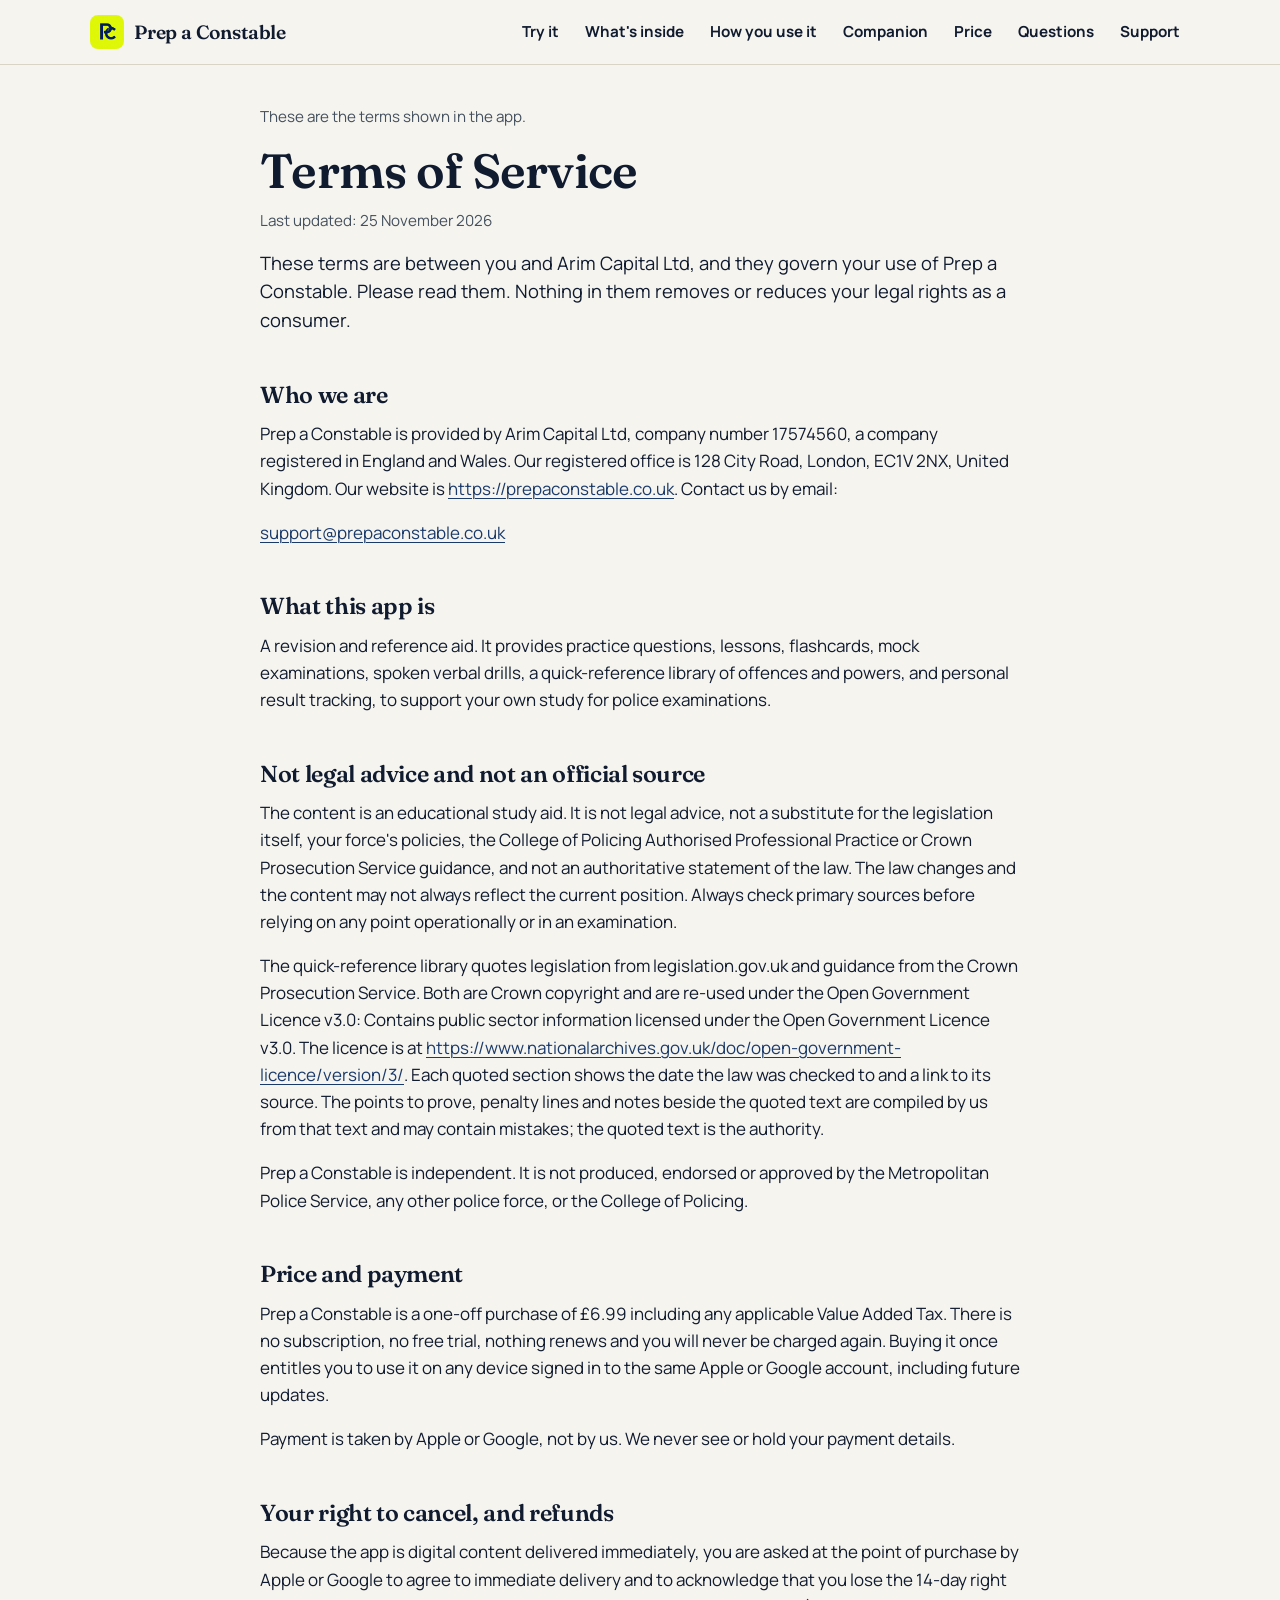
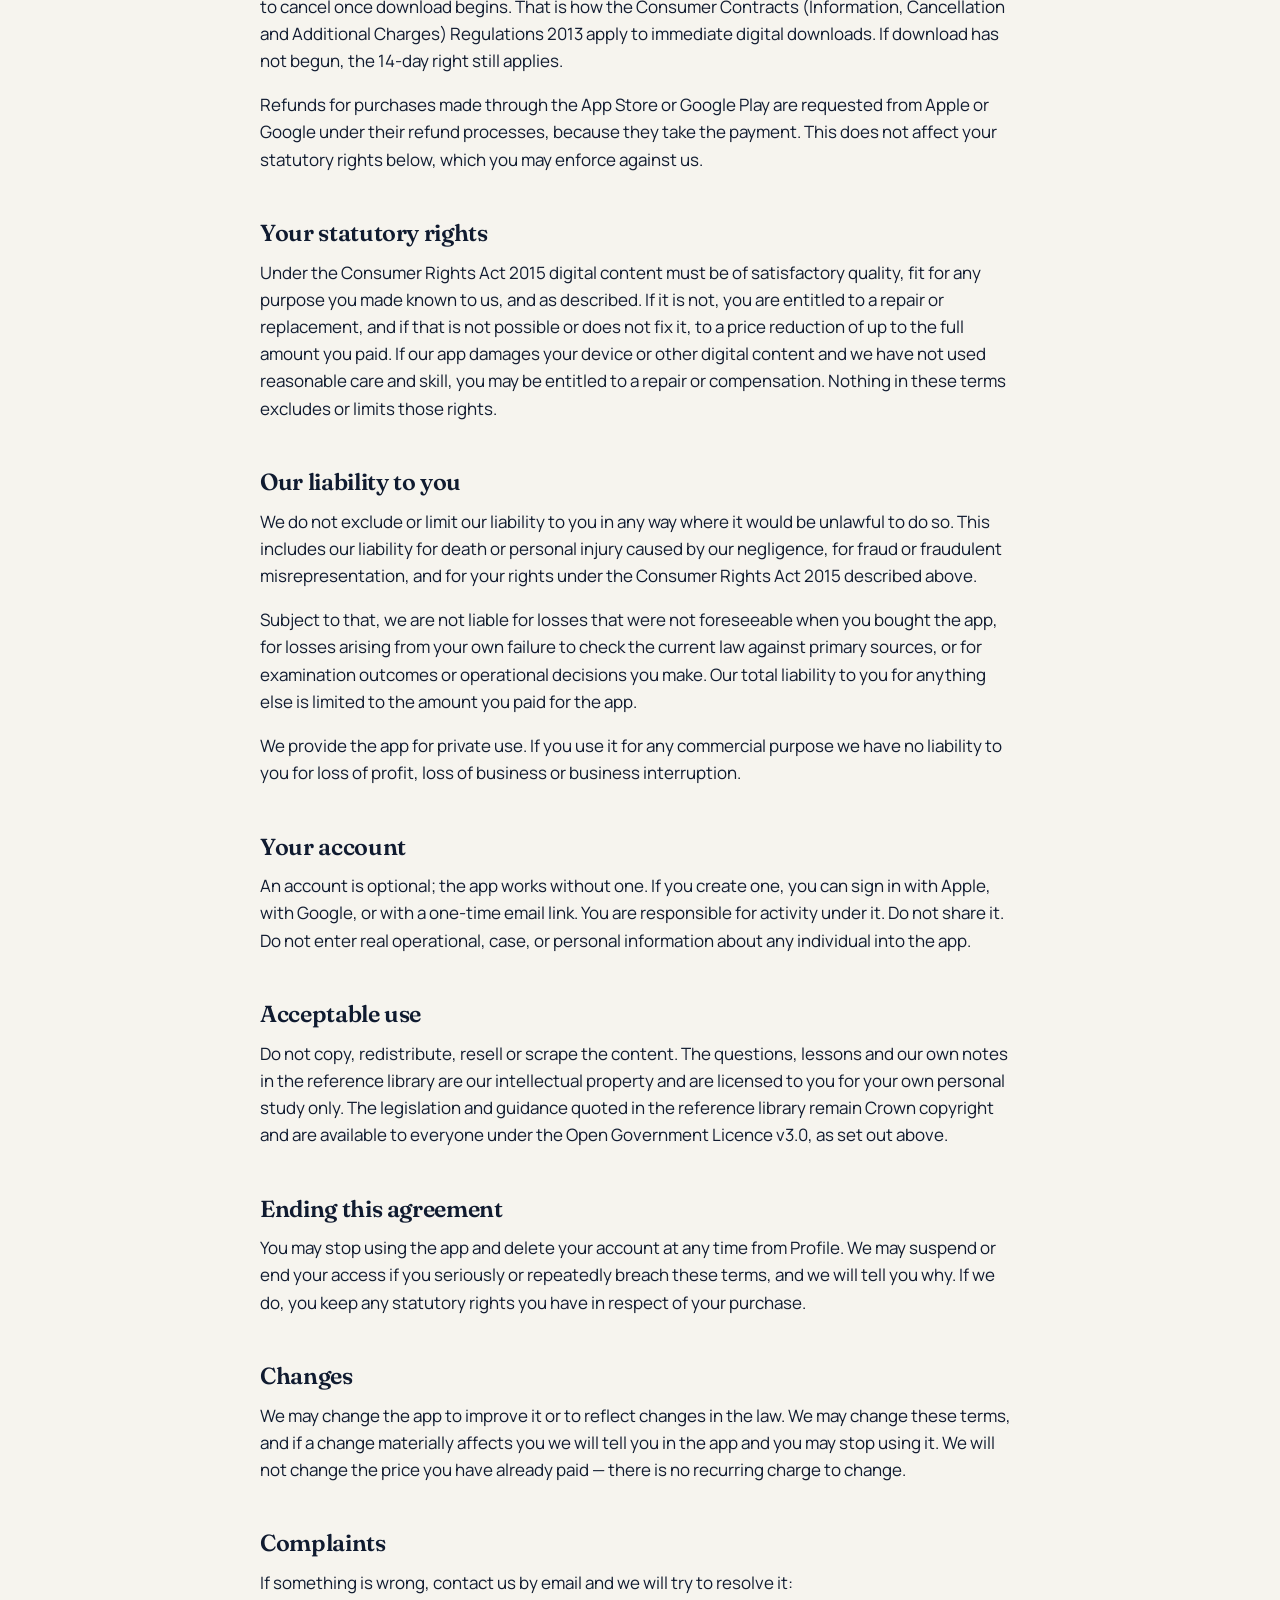
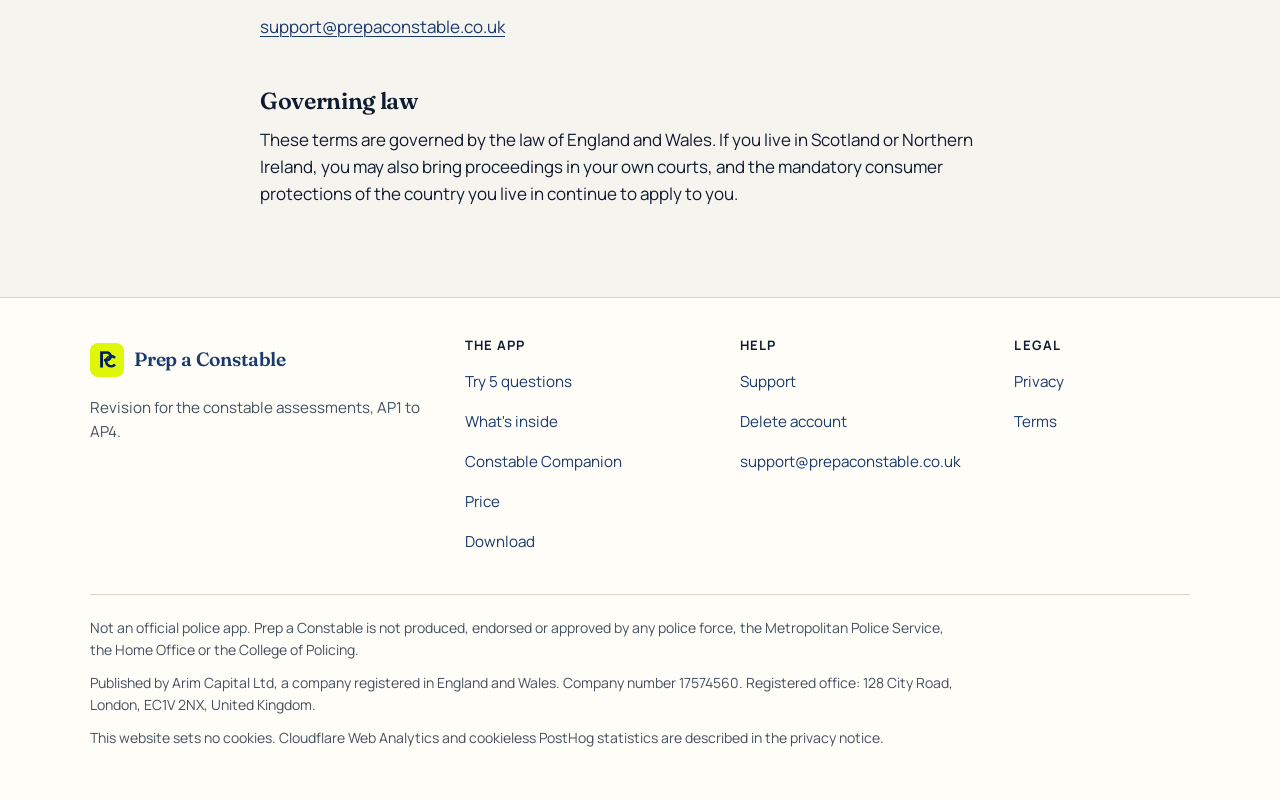
<file: terms/index.html>
<!doctype html>
<html lang="en-GB"><head><meta charset="utf-8">
<meta http-equiv="Content-Security-Policy" content="default-src 'none'; script-src 'self' https://static.cloudflareinsights.com https://eu-assets.i.posthog.com https://eu.i.posthog.com 'sha256-cvlem2Rlcb+inScVb7910PMAU98gRDEfAIUVUKXOWd4=' 'sha256-rfbsslGa/XWp/YQiBWVQQ/d7cWQomSovDuLhKlyTseo=' 'sha256-S84PU/YKG1FPqHvG8nPK1k+vu5n6Jir1JmJluWsWqrk='; style-src 'self'; img-src 'self' data:; font-src 'self'; frame-src 'self'; connect-src 'self' https://cloudflareinsights.com https://eu.i.posthog.com https://eu-assets.i.posthog.com; object-src 'none'; base-uri 'none'; form-action 'none'"><meta name="viewport" content="width=device-width,initial-scale=1,viewport-fit=cover">
<title>Terms of Service · Prep a Constable</title>
<meta name="description" content="Terms of use for Prep a Constable.">
<meta name="robots" content="index, follow">
<meta name="theme-color" content="#f6f4ee" media="(prefers-color-scheme: light)">
<meta name="theme-color" content="#10161f" media="(prefers-color-scheme: dark)">
<meta name="color-scheme" content="light dark">
<meta name="referrer" content="strict-origin-when-cross-origin">
<link rel="canonical" href="https://prepaconstable.co.uk/terms/">
<meta property="og:title" content="Terms of Service · Prep a Constable">
<meta property="og:description" content="Terms of use for Prep a Constable.">
<meta property="og:type" content="website">
<meta property="og:locale" content="en_GB">
<meta property="og:site_name" content="Prep a Constable">

<meta property="og:url" content="https://prepaconstable.co.uk/terms/">
<meta property="og:image" content="https://prepaconstable.co.uk/assets/og.png">
<meta property="og:image:alt" content="Prep a Constable. Revision for constable assessments. Not an official police app.">
<meta name="twitter:card" content="summary_large_image">
<meta name="twitter:image" content="https://prepaconstable.co.uk/assets/og.png">
<link rel="icon" href="../assets/favicon-32.png" type="image/png" sizes="32x32">
<link rel="apple-touch-icon" href="../assets/apple-touch-icon.png">
<link rel="preload" href="../assets/fonts/fraunces-600.woff2" as="font" type="font/woff2" crossorigin>
<link rel="preload" href="../assets/fonts/manrope-400.woff2" as="font" type="font/woff2" crossorigin>
<link rel="stylesheet" href="../assets/site.css?v=40">
<script>document.documentElement.className="js"</script>
</head>
<body>
<a class="skip" href="#content">Skip to content</a>
<header class="site-header"><div class="wrap bar">
<a class="brand" href="../"><img src="../assets/icon-128.png" alt="" width="34" height="34"><span>Prep a Constable</span></a>
<button class="menu-btn" type="button" aria-expanded="false" aria-controls="site-nav">Menu</button>
<nav id="site-nav" aria-label="Primary">
<a href="../#demo">Try it</a>
<a href="../#features">What's inside</a>
<a href="../#how-it-works">How you use it</a>
<a href="../#law">Companion</a>
<a href="../#pricing">Price</a>
<a href="../#faq">Questions</a>
<a href="../support/">Support</a>
</nav></div></header>
<main id="content" tabindex="-1">
<article class="wrap prose"><p class="note">These are the terms shown in the app.</p><h1>Terms of Service</h1><p class="note">Last updated: 25 November 2026</p><p class="lede">These terms are between you and Arim Capital Ltd, and they govern your use of Prep a Constable. Please read them. Nothing in them removes or reduces your legal rights as a consumer.</p>
<h2>Who we are</h2>
<p>Prep a Constable is provided by Arim Capital Ltd, company number 17574560, a company registered in England and Wales. Our registered office is 128 City Road, London, EC1V 2NX, United Kingdom. Our website is <a href="https://prepaconstable.co.uk">https://prepaconstable.co.uk</a>. Contact us by email:</p>
<p><a href="mailto:support@prepaconstable.co.uk">support@<wbr>prepaconstable.co.uk</a></p>
<h2>What this app is</h2>
<p>A revision and reference aid. It provides practice questions, lessons, flashcards, mock examinations, spoken verbal drills, a quick-reference library of offences and powers, and personal result tracking, to support your own study for police examinations.</p>
<h2>Not legal advice and not an official source</h2>
<p>The content is an educational study aid. It is not legal advice, not a substitute for the legislation itself, your force's policies, the College of Policing Authorised Professional Practice or Crown Prosecution Service guidance, and not an authoritative statement of the law. The law changes and the content may not always reflect the current position. Always check primary sources before relying on any point operationally or in an examination.</p>
<p>The quick-reference library quotes legislation from legislation.gov.uk and guidance from the Crown Prosecution Service. Both are Crown copyright and are re-used under the Open Government Licence v3.0: Contains public sector information licensed under the Open Government Licence v3.0. The licence is at <a href="https://www.nationalarchives.gov.uk/doc/open-government-licence/version/3/">https://www.nationalarchives.gov.uk/doc/open-government-licence/version/3/</a>. Each quoted section shows the date the law was checked to and a link to its source. The points to prove, penalty lines and notes beside the quoted text are compiled by us from that text and may contain mistakes; the quoted text is the authority.</p>
<p>Prep a Constable is independent. It is not produced, endorsed or approved by the Metropolitan Police Service, any other police force, or the College of Policing.</p>
<h2>Price and payment</h2>
<p>Prep a Constable is a one-off purchase of £6.99 including any applicable Value Added Tax. There is no subscription, no free trial, nothing renews and you will never be charged again. Buying it once entitles you to use it on any device signed in to the same Apple or Google account, including future updates.</p>
<p>Payment is taken by Apple or Google, not by us. We never see or hold your payment details.</p>
<h2>Your right to cancel, and refunds</h2>
<p>Because the app is digital content delivered immediately, you are asked at the point of purchase by Apple or Google to agree to immediate delivery and to acknowledge that you lose the 14-day right to cancel once download begins. That is how the Consumer Contracts (Information, Cancellation and Additional Charges) Regulations 2013 apply to immediate digital downloads. If download has not begun, the 14-day right still applies.</p>
<p>Refunds for purchases made through the App Store or Google Play are requested from Apple or Google under their refund processes, because they take the payment. This does not affect your statutory rights below, which you may enforce against us.</p>
<h2>Your statutory rights</h2>
<p>Under the Consumer Rights Act 2015 digital content must be of satisfactory quality, fit for any purpose you made known to us, and as described. If it is not, you are entitled to a repair or replacement, and if that is not possible or does not fix it, to a price reduction of up to the full amount you paid. If our app damages your device or other digital content and we have not used reasonable care and skill, you may be entitled to a repair or compensation. Nothing in these terms excludes or limits those rights.</p>
<h2>Our liability to you</h2>
<p>We do not exclude or limit our liability to you in any way where it would be unlawful to do so. This includes our liability for death or personal injury caused by our negligence, for fraud or fraudulent misrepresentation, and for your rights under the Consumer Rights Act 2015 described above.</p>
<p>Subject to that, we are not liable for losses that were not foreseeable when you bought the app, for losses arising from your own failure to check the current law against primary sources, or for examination outcomes or operational decisions you make. Our total liability to you for anything else is limited to the amount you paid for the app.</p>
<p>We provide the app for private use. If you use it for any commercial purpose we have no liability to you for loss of profit, loss of business or business interruption.</p>
<h2>Your account</h2>
<p>An account is optional; the app works without one. If you create one, you can sign in with Apple, with Google, or with a one-time email link. You are responsible for activity under it. Do not share it. Do not enter real operational, case, or personal information about any individual into the app.</p>
<h2>Acceptable use</h2>
<p>Do not copy, redistribute, resell or scrape the content. The questions, lessons and our own notes in the reference library are our intellectual property and are licensed to you for your own personal study only. The legislation and guidance quoted in the reference library remain Crown copyright and are available to everyone under the Open Government Licence v3.0, as set out above.</p>
<h2>Ending this agreement</h2>
<p>You may stop using the app and delete your account at any time from Profile. We may suspend or end your access if you seriously or repeatedly breach these terms, and we will tell you why. If we do, you keep any statutory rights you have in respect of your purchase.</p>
<h2>Changes</h2>
<p>We may change the app to improve it or to reflect changes in the law. We may change these terms, and if a change materially affects you we will tell you in the app and you may stop using it. We will not change the price you have already paid — there is no recurring charge to change.</p>
<h2>Complaints</h2>
<p>If something is wrong, contact us by email and we will try to resolve it:</p>
<p><a href="mailto:support@prepaconstable.co.uk">support@<wbr>prepaconstable.co.uk</a></p>
<h2>Governing law</h2>
<p>These terms are governed by the law of England and Wales. If you live in Scotland or Northern Ireland, you may also bring proceedings in your own courts, and the mandatory consumer protections of the country you live in continue to apply to you.</p></article>
</main>
<footer class="site-footer"><div class="wrap">
<div class="foot-grid">
<div class="foot-brand"><a class="brand" href="../"><img src="../assets/icon-128.png" alt="" width="34" height="34"><span>Prep a Constable</span></a>
<p class="foot-tag">Revision for the constable assessments, AP1 to AP4.</p></div>
<nav class="foot-col" aria-label="The app"><h2>The app</h2><ul><li><a href="../#demo">Try 5 questions</a></li><li><a href="../#features">What's inside</a></li><li><a href="../#law">Constable Companion</a></li><li><a href="../#pricing">Price</a></li><li><a href="../#download">Download</a></li></ul></nav>
<nav class="foot-col" aria-label="Help"><h2>Help</h2><ul><li><a href="../support/">Support</a></li><li><a href="../delete-account/">Delete account</a></li><li><a href="mailto:support@prepaconstable.co.uk">support@<wbr>prepaconstable.co.uk</a></li></ul></nav>
<nav class="foot-col" aria-label="Legal"><h2>Legal</h2><ul><li><a href="../privacy/">Privacy</a></li><li><a href="../terms/">Terms</a></li></ul></nav>
</div>
<div class="foot-legal">
<p>Not an official police app. Prep a Constable is not produced, endorsed or approved by any police force, the Metropolitan Police Service, the Home Office or the College of Policing.</p>
<p>Published by Arim Capital Ltd, a company registered in England and Wales. Company number 17574560. Registered office: 128 City Road, London, EC1V 2NX, United Kingdom.</p>
<p>This website sets no cookies. Cloudflare Web Analytics and cookieless PostHog statistics are described in the privacy notice.</p>
</div>
</div></footer>

<script>(function(){var b=document.querySelector(".menu-btn"),n=document.getElementById("site-nav");if(!b||!n)return;function set(o){n.classList.toggle("open",o);b.setAttribute("aria-expanded",o?"true":"false")}b.addEventListener("click",function(){set(!n.classList.contains("open"))});n.addEventListener("click",function(e){if(e.target.closest("a"))set(false)});document.addEventListener("keydown",function(e){if(e.key==="Escape")set(false)})})();</script>
<script>!function(t,e){var o,n,p,r;e.__SV||(window.posthog=e,e._i=[],e.init=function(i,s,a){function g(t,e){var o=e.split(".");2==o.length&&(t=t[o[0]],e=o[1]),t[e]=function(){t.push([e].concat(Array.prototype.slice.call(arguments,0)))}}(p=t.createElement("script")).type="text/javascript",p.crossOrigin="anonymous",p.async=!0,p.src=s.api_host.replace(".i.posthog.com","-assets.i.posthog.com")+"/static/array.js",(r=t.getElementsByTagName("script")[0]).parentNode.insertBefore(p,r);var u=e;for(void 0!==a?u=e[a]=[]:a="posthog",u.people=u.people||[],Object.defineProperty(u,"toString",{configurable:!0,enumerable:!0,writable:!0,value:function(t){var e="posthog";return"posthog"!==a&&(e+="."+a),t||(e+=" (stub)"),e}}),Object.defineProperty(u.people,"toString",{configurable:!0,enumerable:!0,writable:!0,value:function(){return u.toString(1)+".people (stub)"}}),o="init capture register register_once register_for_session unregister unregister_for_session getFeatureFlag getFeatureFlagResult isFeatureEnabled reloadFeatureFlags updateEarlyAccessFeatureEnrollment getEarlyAccessFeatures on onFeatureFlags onSessionId getSurveys getActiveMatchingSurveys renderSurvey canRenderSurvey getNextSurveyStep identify setPersonProperties group resetGroups setPersonPropertiesForFlags resetPersonPropertiesForFlags setGroupPropertiesForFlags resetGroupPropertiesForFlags reset get_distinct_id getGroups get_session_id get_session_replay_url alias set_config startSessionRecording stopSessionRecording sessionRecordingStarted captureException loadToolbar get_property getSessionProperty createPersonProfile opt_in_capturing opt_out_capturing has_opted_in_capturing has_opted_out_capturing clear_opt_in_out_capturing debug".split(" "),n=0;n<o.length;n++)g(u,o[n]);e._i.push([i,s,a])},e.__SV=1)}(document,window.posthog||[]);
    var pacDnt = navigator.doNotTrack || window.doNotTrack;
    var pacGpc = navigator.globalPrivacyControl === true;
    if (!(pacDnt === '1' || pacDnt === 'yes' || pacGpc)) {
      posthog.init('phc_xTwQwqgX2gyWaYVq6G6zKrJLdCqGVhEPPJSEvaoXkvMA', {
        api_host: 'https://eu.i.posthog.com',
        defaults: '2026-08-30',
        persistence: 'memory',
        person_profiles: 'never',
        autocapture: false,
        capture_pageview: true,
        disable_session_recording: true,
        disable_surveys: true,
        respect_dnt: true,
        disable_external_dependency_loading: true
      });
    }</script>
<!-- Cloudflare Web Analytics --><script type='module' src='https://static.cloudflareinsights.com/beacon.min.js' data-cf-beacon='{"token": "a019e170958e40a99ca5e7c90991592b"}'></script><!-- End Cloudflare Web Analytics -->
</body></html>
</file>
<file: assets/site.css>
/* Prep a Constable marketing site.
   Fonts are the app's own (Fraunces, Manrope), self-hosted. No remote requests, no tracking. */

@font-face {
  font-family: "AmpSans";
  src: url("fonts/manrope-700.woff2") format("woff2");
  font-weight: 100 900;
  unicode-range: U+0026;
  font-display: swap;
}
@font-face {
  font-family: "Fraunces";
  src: url("fonts/fraunces-400.woff2") format("woff2");
  font-weight: 400;
  font-style: normal;
  font-display: swap;
}
@font-face {
  font-family: "Fraunces";
  src: url("fonts/fraunces-600.woff2") format("woff2");
  font-weight: 600;
  font-style: normal;
  font-display: swap;
}
@font-face {
  font-family: "Manrope";
  src: url("fonts/manrope-400.woff2") format("woff2");
  font-weight: 400;
  font-style: normal;
  font-display: swap;
}
@font-face {
  font-family: "Manrope";
  src: url("fonts/manrope-700.woff2") format("woff2");
  font-weight: 700;
  font-style: normal;
  font-display: swap;
}

:root {
  color-scheme: light;
  --paper: #f6f4ee;
  --sheet: #fffdf8;
  --ink: #101b30;
  --soft: #44505f;
  --rule: #d9d4c6;
  --navy: #1a3a6c;
  --navy-deep: #12284c;
  --on-navy: #f3f1ea;
  --on-navy-soft: #c5cfe0;
  --link: #1a3a6c;
  --mark: #e1fa09;
  --focus: #1a3a6c;
  --bezel: #0d1626;
  --serif: "AmpSans", "Fraunces", "Iowan Old Style", Palatino, Georgia, serif;
  --sans: "Manrope", system-ui, -apple-system, "Segoe UI", Roboto, Arial, sans-serif;
  --gutter: max(20px, env(safe-area-inset-left), env(safe-area-inset-right));
  --header-h: 64px;
}

@media (prefers-color-scheme: dark) {
  :root {
    color-scheme: dark;
    --paper: #10161f;
    --sheet: #18212e;
    --ink: #f2f4f8;
    --soft: #c3ccd9;
    --rule: #2f3c50;
    --navy: #b9d0ff;
    --navy-deep: #0b1830;
    --link: #b9d0ff;
    --focus: #e1fa09;
    --bezel: #05090f;
  }
}

*, *::before, *::after { box-sizing: border-box; }

html {
  scroll-behavior: smooth;
  -webkit-text-size-adjust: 100%;
  text-size-adjust: 100%;
  scroll-padding-top: calc(var(--header-h) + 16px);
}

@media (prefers-reduced-motion: reduce) {
  html { scroll-behavior: auto; }
}

body {
  margin: 0;
  background: var(--paper);
  color: var(--ink);
  font-family: var(--sans);
  font-size: 1.0625rem;
  line-height: 1.6;
  overflow-wrap: break-word;
}

img { max-width: 100%; height: auto; display: block; }

a { color: var(--link); text-underline-offset: 0.18em; text-decoration-thickness: 1px; }
a:hover { text-decoration-thickness: 2px; }

:focus { outline: none; }
:focus-visible { outline: 3px solid var(--focus); outline-offset: 3px; border-radius: 4px; }

::selection { background: var(--mark); color: #101b30; }

h1, h2, h3 { font-family: var(--serif); font-weight: 600; line-height: 1.1; letter-spacing: -0.015em; margin: 0; text-wrap: balance; }
p { margin: 0 0 1em; }

.wrap {
  width: 100%;
  max-width: 1140px;
  margin-inline: auto;
  padding-inline: var(--gutter);
}

.skip {
  position: absolute;
  left: 12px;
  top: 0;
  transform: translateY(-140%);
  background: var(--navy-deep);
  color: #fff;
  padding: 12px 16px;
  z-index: 40;
  border-radius: 0 0 8px 8px;
}
.skip:focus { transform: none; }

/* ---- Header ------------------------------------------------------------ */

.site-header {
  position: sticky;
  top: 0;
  z-index: 30;
  background: var(--paper);
  border-bottom: 1px solid var(--rule);
  padding-top: env(safe-area-inset-top);
}

.bar {
  display: flex;
  flex-wrap: wrap;
  align-items: center;
  justify-content: space-between;
  gap: 0 20px;
  min-height: var(--header-h);
}

.brand {
  display: inline-flex;
  align-items: center;
  gap: 10px;
  min-height: 44px;
  color: var(--ink);
  text-decoration: none;
  font-family: var(--serif);
  font-size: 1.2rem;
  font-weight: 600;
  letter-spacing: -0.01em;
}
.brand img { width: 34px; height: 34px; border-radius: 8px; }

.menu-btn { display: none; }

.site-header nav { display: flex; flex-wrap: wrap; gap: 0 6px; }

.site-header nav a {
  display: inline-flex;
  align-items: center;
  min-height: 44px;
  padding: 0 10px;
  color: var(--ink);
  font-weight: 700;
  font-size: 0.95rem;
  text-decoration: none;
  border-radius: 6px;
}
.site-header nav a:hover,
.site-header nav a[aria-current="page"] { text-decoration: underline; text-decoration-thickness: 2px; text-underline-offset: 0.4em; }

/* With JavaScript, small screens get a Menu button; without it the links simply wrap. */
@media (max-width: 859px) {
  .js .menu-btn {
    display: inline-flex;
    align-items: center;
    gap: 8px;
    min-height: 44px;
    min-width: 44px;
    padding: 0 14px;
    font: inherit;
    font-weight: 700;
    font-size: 0.95rem;
    color: var(--ink);
    background: transparent;
    border: 1.5px solid var(--ink);
    border-radius: 8px;
    cursor: pointer;
  }
  .js .menu-btn::before {
    content: "";
    width: 16px;
    height: 10px;
    border-top: 2px solid currentColor;
    border-bottom: 2px solid currentColor;
  }
  .js .site-header nav { display: none; flex-basis: 100%; flex-direction: column; padding: 4px 0 12px; border-top: 1px solid var(--rule); }
  .js .site-header nav.open { display: flex; }
  .js .site-header nav a { min-height: 48px; padding: 0 4px; font-size: 1.0625rem; border-bottom: 1px solid var(--rule); border-radius: 0; }
  .js .site-header nav a:last-child { border-bottom: 0; }
}

/* ---- Disclaimer --------------------------------------------------------- */

.disclaimer { background: var(--navy-deep); color: var(--on-navy); font-size: 0.95rem; line-height: 1.5; }
.disclaimer p { margin: 0; padding: 12px 0; }
.disclaimer strong { color: var(--mark); }

/* ---- Shared bits -------------------------------------------------------- */

.eyebrow {
  font-size: 0.8rem;
  font-weight: 700;
  letter-spacing: 0.09em;
  text-transform: uppercase;
  color: var(--soft);
  margin: 0 0 14px;
}

.lede { font-size: 1.2rem; line-height: 1.55; color: var(--soft); max-width: 34em; }

.section { padding-block: clamp(56px, 9vw, 104px); }
.section h2 { font-size: clamp(1.9rem, 3.2vw + 1rem, 3rem); margin-bottom: 18px; }

main [id] { scroll-margin-top: calc(var(--header-h) + env(safe-area-inset-top) + 16px); }

.mark { background: linear-gradient(transparent 62%, var(--mark) 62%, var(--mark) 94%, transparent 94%); }
@media (prefers-color-scheme: dark) { .mark { background: none; text-decoration: underline; text-decoration-color: var(--mark); text-decoration-thickness: 0.12em; text-underline-offset: 0.12em; } }

/* A phone: the screenshot inside a plain dark bezel. The aspect ratio is fixed so nothing shifts as it loads. */
.device {
  margin: 0;
  width: min(100%, 300px);
  padding: 9px;
  background: var(--bezel);
  border-radius: 42px;
  box-shadow: 0 1px 0 1px rgba(255, 255, 255, 0.08) inset, 0 24px 48px -18px rgba(16, 27, 48, 0.45);
}
.device img { width: 100%; aspect-ratio: 1320 / 2868; border-radius: 34px; background: #f6f4ee; }

/* ---- Hero ---------------------------------------------------------------- */

.hero { display: grid; gap: 40px; padding-block: clamp(40px, 7vw, 88px) clamp(48px, 7vw, 88px); align-items: center; }
.hero h1 { font-size: clamp(2.5rem, 6.2vw + 0.6rem, 4.6rem); margin-bottom: 22px; }
.hero .device { justify-self: center; }

.price-line { display: flex; flex-wrap: wrap; align-items: baseline; gap: 4px 14px; margin: 28px 0 22px; padding-top: 22px; border-top: 1px solid var(--rule); }
.price-line b { font-family: var(--serif); font-size: 2.6rem; line-height: 1; letter-spacing: -0.02em; }
.price-line span { color: var(--soft); }

.stores { list-style: none; margin: 0; padding: 0; display: flex; flex-wrap: wrap; gap: 14px 22px; align-items: flex-start; }
.stores li { display: flex; flex-direction: column; align-items: center; gap: 6px; }
.store { display: flex; align-items: center; height: 48px; }
.badge-apple { height: 44px; width: auto; max-width: none; flex: none; }
.badge-play { height: 64px; width: auto; max-width: none; flex: none; margin: -10px; }
.soon { margin: 0; font-size: 0.85rem; font-weight: 700; color: var(--soft); }

@media (min-width: 900px) {
  .hero { grid-template-columns: minmax(0, 1.25fr) minmax(0, 0.75fr); gap: 56px; }
  .hero .device { justify-self: end; width: min(100%, 320px); }
}

/* ---- What is inside: a ledger, not cards -------------------------------- */

.inside { background: var(--sheet); border-block: 1px solid var(--rule); }
.inside-head { display: grid; gap: 8px 48px; margin-bottom: 28px; }
.inside-head .lede { margin: 0; }

.ledger { list-style: none; margin: 0; padding: 0; border-top: 2px solid var(--ink); }
.ledger li { display: grid; grid-template-columns: 5.2rem minmax(0, 1fr); gap: 2px 18px; padding: 18px 0; border-bottom: 1px solid var(--rule); align-items: baseline; }
/* the section's own bottom edge closes the list: no second line under the last row */
.ledger li:last-child { border-bottom: 0; }
.ledger .n { font-family: var(--serif); font-size: 2.1rem; line-height: 1; letter-spacing: -0.02em; font-variant-numeric: lining-nums; }
.ledger h3 { font-family: var(--sans); font-weight: 700; font-size: 1.0625rem; letter-spacing: 0; line-height: 1.35; }
.ledger p { grid-column: 2; margin: 0; color: var(--soft); }

@media (min-width: 760px) {
  .inside-head { grid-template-columns: minmax(0, 1fr) minmax(0, 1fr); align-items: end; }
  .ledger li { grid-template-columns: 7.5rem minmax(0, 15rem) minmax(0, 1fr); gap: 0 28px; padding: 20px 0; }
  .ledger .n { font-size: 2.6rem; }
  .ledger p { grid-column: 3; }
}

/* ---- How you use it: text beside a phone, sides alternate ---------------- */

.uses { display: grid; gap: clamp(56px, 8vw, 96px); margin-top: clamp(32px, 5vw, 56px); }
.use { display: grid; gap: 28px; align-items: center; }
.use .device { justify-self: center; width: min(100%, 270px); }
.use h3 { font-size: clamp(1.5rem, 1.6vw + 1rem, 2.05rem); margin-bottom: 14px; }
.use p { color: var(--soft); max-width: 32em; }
.use .facts { list-style: none; margin: 18px 0 0; padding: 0; border-top: 1px solid var(--rule); max-width: 32em; }
.use .facts li { padding: 10px 0; border-bottom: 1px solid var(--rule); display: flex; justify-content: space-between; gap: 16px; }
.use .facts b { font-weight: 700; }
.use .facts span { color: var(--soft); text-align: right; }
.step { font-family: var(--serif); font-size: 1rem; color: var(--soft); margin: 0 0 8px; }

@media (min-width: 760px) {
  .use { grid-template-columns: minmax(0, 1fr) 300px; gap: 64px; }
  .use .device { width: 100%; justify-self: end; }
  .use.flip { grid-template-columns: 300px minmax(0, 1fr); }
  .use.flip .device { order: -1; justify-self: start; }
}

/* ---- Law: the one dark band ---------------------------------------------- */

.law { background: var(--navy-deep); color: var(--on-navy); }
.law a { color: #fff; }
.law :focus-visible { outline-color: var(--mark); }
.law .eyebrow { color: var(--on-navy-soft); }
.law-grid { display: grid; gap: 40px; align-items: start; }
.law-copy p { color: var(--on-navy-soft); max-width: 36em; }
.law-copy .stamp {
  display: inline-block;
  margin: 4px 0 22px;
  padding: 8px 14px;
  border: 1.5px solid var(--mark);
  border-radius: 4px;
  color: var(--mark);
  font-weight: 700;
  font-size: 0.95rem;
  letter-spacing: 0.04em;
  text-transform: uppercase;
}
.law .device { justify-self: center; width: min(100%, 270px); box-shadow: 0 0 0 1px rgba(255, 255, 255, 0.14); }

@media (min-width: 860px) {
  .law-grid { grid-template-columns: minmax(0, 1fr) 300px; gap: 72px; }
  .law .device { width: 100%; position: sticky; top: calc(var(--header-h) + 32px); }
}

/* ---- Account note -------------------------------------------------------- */

.account { border-bottom: 1px solid var(--rule); }
.account .wrap { display: grid; gap: 12px 56px; padding-block: clamp(40px, 6vw, 64px); }
.account h2 { font-size: clamp(1.5rem, 1.6vw + 1rem, 2.05rem); }
.account p { margin: 0; color: var(--soft); }
@media (min-width: 860px) { .account .wrap { grid-template-columns: minmax(0, 0.8fr) minmax(0, 1.2fr); } }

/* ---- Price --------------------------------------------------------------- */

.price { display: grid; gap: 32px 72px; }
.section .price-big { font-family: var(--serif); font-size: clamp(4rem, 10vw + 1rem, 7.5rem); line-height: 0.95; letter-spacing: -0.03em; margin: 0 0 14px; }
.price-terms { color: var(--soft); max-width: 24em; }
.price-list { list-style: none; margin: 0 0 24px; padding: 0; border-top: 2px solid var(--ink); }
.price-list li { padding: 12px 0; border-bottom: 1px solid var(--rule); }
.price-small { color: var(--soft); font-size: 1rem; }
@media (min-width: 860px) { .price { grid-template-columns: minmax(0, 0.8fr) minmax(0, 1.2fr); } }

/* ---- FAQ ----------------------------------------------------------------- */

.faq-band { background: var(--sheet); border-block: 1px solid var(--rule); }
.faq-grid { display: grid; gap: 24px 72px; align-items: start; }
.faq { border-top: 2px solid var(--ink); }
.faq details { border-bottom: 1px solid var(--rule); }
.faq summary {
  cursor: pointer;
  list-style: none;
  display: flex;
  justify-content: space-between;
  align-items: center;
  gap: 16px;
  min-height: 56px;
  padding: 12px 0;
  font-weight: 700;
}
.faq summary::-webkit-details-marker { display: none; }
.faq summary::after { content: "+"; font-family: var(--serif); font-size: 1.5rem; line-height: 1; flex: none; width: 1.2rem; text-align: center; }
.faq details[open] summary::after { content: "\2013"; }
.faq details p { margin: 0 0 18px; color: var(--soft); max-width: 40em; }
@media (min-width: 860px) { .faq-grid { grid-template-columns: minmax(0, 0.8fr) minmax(0, 1.2fr); } .faq-grid h2 { position: sticky; top: calc(var(--header-h) + 32px); } }

/* ---- Download ------------------------------------------------------------ */

.download { display: grid; gap: 20px; }
.download .lede { margin-bottom: 8px; }
.download .links a { display: inline-flex; align-items: center; min-height: 44px; margin-right: 18px; }

/* ---- Footer -------------------------------------------------------------- */

.site-footer {
  border-top: 1px solid var(--rule);
  background: var(--sheet);
  color: var(--soft);
  font-size: 0.95rem;
  padding: 40px 0 calc(40px + env(safe-area-inset-bottom));
}
.site-footer .brand { margin-bottom: 14px; }
.site-footer p { margin: 0 0 10px; max-width: 46em; }
.site-footer a { color: var(--link); }
.footer-links { display: flex; flex-wrap: wrap; gap: 0 20px; }
.footer-links a, .site-footer p > a[href^="mailto"] { display: inline-flex; align-items: center; min-height: 44px; }

/* ---- Legal and support pages (their text is not changed) ------------------ */

.prose { max-width: 800px; padding-block: 40px 72px; }
.prose h1 { font-size: clamp(2rem, 4vw + 1rem, 3rem); margin: 0 0 12px; }
.prose h2 { font-size: 1.45rem; margin: 2em 0 0.5em; line-height: 1.2; }
.prose h3 { font-family: var(--sans); font-weight: 700; font-size: 1.0625rem; letter-spacing: 0; margin: 1.5em 0 0.4em; line-height: 1.35; }
.prose .lede { font-size: 1.15rem; color: var(--ink); max-width: none; }
.prose .note, .note { color: var(--soft); font-size: 0.95rem; }
.prose ul, .prose ol { padding-left: 1.3em; margin: 0 0 1em; }
.prose li { margin-bottom: 0.4em; }
.prose a { overflow-wrap: anywhere; }
.prose .card { margin: 16px 0; padding: 16px 18px; background: var(--sheet); border: 1px solid var(--rule); border-left: 4px solid var(--navy); border-radius: 6px; }
.prose .card strong { display: block; margin-bottom: 4px; }
.prose .card a { display: inline-flex; align-items: center; min-height: 44px; }

@media print {
  .site-header, .menu-btn, .stores { display: none; }
  .device { box-shadow: none; }
}

/* Interactive demo */
[hidden].demo-link,[hidden].demo,[hidden].demo-again,[hidden].demo-start{display:none!important}
.demo-grid{display:grid;gap:32px;align-items:center}
.demo-notes{padding-left:1.1em;margin:16px 0 20px;display:grid;gap:8px}
.demo-again{min-height:44px;padding:0 20px;border-radius:999px;border:1px solid var(--rule);background:transparent;color:inherit;font:inherit;font-weight:600;cursor:pointer}
.demo-device{justify-self:center;width:min(100%,340px)}
.demo-bezel{padding:10px;border-radius:44px;background:#14181f;box-shadow:0 18px 50px rgba(0,0,0,.22)}
.demo-screen{position:relative;overflow:hidden;border-radius:34px;background:#f6f4ee;width:100%}
.demo-screen iframe{position:absolute;top:0;left:0;border:0;transform-origin:0 0;background:#f6f4ee}
.demo-start{position:absolute;inset:0;width:100%;border:0;padding:0;background:#f6f4ee;cursor:pointer}
.demo-start img{width:100%;height:100%;object-fit:cover;object-position:top}
.demo-play{position:absolute;left:50%;bottom:7%;transform:translateX(-50%);min-height:48px;display:flex;align-items:center;padding:0 22px;border-radius:999px;background:#14284b;color:#fff;font-weight:700;white-space:nowrap}
.demo-start:focus-visible{outline:3px solid #14284b;outline-offset:-3px}.demo-again:focus-visible{outline:3px solid currentColor;outline-offset:3px}
@media (min-width:900px){.demo-grid{grid-template-columns:minmax(0,1fr) minmax(0,.8fr);gap:56px}.demo-device{justify-self:end}}
.demo-fail[hidden]{display:none!important}.demo-fail{margin-top:14px;font-weight:600}.demo-own{margin-top:12px;font-size:.9375rem}
.hero-try{margin:0 0 22px}.try-btn{display:inline-flex;align-items:center;min-height:48px;padding:0 24px;border-radius:999px;background:#14284b;color:#fff;font-weight:700;text-decoration:none}.try-btn:hover{background:#0e1b33}.try-btn:focus-visible{outline:3px solid currentColor;outline-offset:3px}@media (prefers-color-scheme:dark){.try-btn{background:var(--mark);color:#14181f}.try-btn:hover{filter:brightness(.92)}}
.hero-price{margin:22px 0 0;padding-top:18px;border-top:1px solid var(--rule);color:var(--soft)}
.hero-device{justify-self:center;width:min(100%,340px)}
.hero-device .demo-device{width:100%}
[hidden].demo-device{display:none!important}
.demo-small{margin:14px 4px 0;font-size:.875rem;line-height:1.45;color:var(--soft);text-align:center}
.demo-fail{text-align:center}
@media (min-width:900px){.hero{align-items:start}.hero-device{justify-self:end;position:sticky;top:calc(var(--header-h) + 24px)}}

.hero-stores{margin-top:18px}
.get{margin-top:26px;padding-top:22px;border-top:1px solid var(--rule)}
.get-title{margin:0 0 12px;font-weight:700;font-size:1.0625rem}
.get-badges{list-style:none;margin:0;padding:0;display:flex;align-items:center;gap:14px;--bh:clamp(44px,12.6vw,56px)}
.get-badges li{display:flex;align-items:center;height:var(--bh)}
.get-badges .badge-apple{height:var(--bh);width:auto}
.get-badges .badge-play{height:calc(var(--bh)*1.4545);width:auto;margin:calc(var(--bh)*-0.2273)}
.get-note{margin:10px 0 0;font-size:.9375rem;color:var(--soft)}
@media print{.get{display:none}}
/* 14 Nov: tidy-ups */
.get-badges{flex-wrap:wrap}
.demo-start::after{content:"";position:absolute;inset:0;background:linear-gradient(180deg,rgba(14,20,32,.10),rgba(14,20,32,.55))}
.demo-play{bottom:auto;top:50%;transform:translate(-50%,-50%);z-index:1;min-height:56px;padding:0 28px;font-size:1.0625rem;background:#e1fa09;color:#14181f;box-shadow:0 10px 30px rgba(0,0,0,.35)}
@media (max-width:699px){
  .ledger{display:grid;grid-template-columns:1fr 1fr;gap:0 20px}
  .ledger li{display:block;padding:16px 0}
  .ledger li .n{display:block}
  .ledger li h3{margin:2px 0 4px}
  .ledger li p{font-size:.9375rem;line-height:1.45}
  .ledger li:last-child{grid-column:1 / -1}
}
@media (min-width:900px){.hero-try{display:none}}
.law-small{font-size:.875rem;opacity:.8}
.download .get-badges{margin-top:8px}
.law{padding-block:clamp(72px,10vw,128px)}
.law h2{font-size:clamp(2.4rem,5vw + 1rem,4.2rem);line-height:1.04;margin-bottom:22px}
.law .law-eyebrow{color:var(--mark);font-size:.9375rem}
.law-copy .law-lede{font-size:clamp(1.2rem,.8vw + 1rem,1.45rem);line-height:1.45;color:#fff}
.law-stats{list-style:none;margin:30px 0 26px;padding:22px 0;display:grid;grid-template-columns:repeat(3,minmax(0,1fr));gap:16px;border-top:1px solid rgba(255,255,255,.22);border-bottom:1px solid rgba(255,255,255,.22);max-width:36em}
.law-stats b{display:block;font-family:var(--serif);font-weight:500;font-size:clamp(2.4rem,5vw + .8rem,3.6rem);line-height:1;letter-spacing:-.02em;color:var(--mark);font-variant-numeric:lining-nums}
.law-stats span{display:block;margin-top:8px;font-size:.9375rem;line-height:1.3;color:var(--on-navy-soft)}
.law .device{width:min(100%,300px)}
@media (min-width:860px){.law-grid{grid-template-columns:minmax(0,1fr) 340px}}
.get,#download .wrap{container-type:inline-size}
@supports (width:1cqw){.get-badges{flex-wrap:nowrap;--bh:min(60px,calc((100cqw - 14px) / 6.72))}}
.get-badges li{overflow:hidden;flex:none}
.get-badges li{width:calc(var(--bh)*3.357);justify-content:center;border-radius:calc(var(--bh)*.17);background:#000;box-shadow:inset 0 0 0 1px #a6a6a6}
.get-badges .badge-apple{height:calc(var(--bh) - 2px)}
@media (prefers-color-scheme:dark){.get-badges li:first-child{background:#fff;box-shadow:none}}
/* support form */
.form{display:grid;gap:8px;margin:18px 0 8px;max-width:560px}
.form label{font-weight:700;margin-top:10px}
.form input,.form select,.form textarea{font:inherit;color:var(--ink);background:var(--sheet);border:1px solid var(--soft);border-radius:8px;padding:12px 14px;min-height:48px;width:100%}
.form textarea{resize:vertical;min-height:140px}
.form input:focus-visible,.form select:focus-visible,.form textarea:focus-visible{outline:3px solid var(--link);outline-offset:2px}
.form .try-btn{margin-top:14px;justify-self:start;border:0;cursor:pointer;font:inherit;font-weight:700}
.form .try-btn:disabled{opacity:.6;cursor:default}
.hp{position:absolute;left:-9999px;width:1px;height:1px;overflow:hidden}
.form-status{margin:12px 0;font-weight:600}.form-status:empty{display:none}
.form-status.bad{color:#b3261e}.form-status.ok{color:var(--ink)}
@media (prefers-color-scheme:dark){.form-status.bad{color:#ffb4ab}}
/* footer */
.foot-grid{display:grid;gap:28px 24px;grid-template-columns:1fr 1fr}
.foot-brand{grid-column:1/-1}
.foot-tag{margin-top:6px}
.foot-col h2{font-family:var(--sans);font-size:.8125rem;letter-spacing:.08em;text-transform:uppercase;margin:0 0 10px;color:var(--ink)}
.foot-col ul{list-style:none;margin:0;padding:0}
.foot-col li{margin:0}
.foot-col a{display:inline-flex;align-items:center;min-height:40px;text-decoration:none;overflow-wrap:anywhere}
.foot-col a:hover{text-decoration:underline}
.foot-legal{margin-top:32px;padding-top:22px;border-top:1px solid var(--rule);font-size:.875rem}
.foot-legal p{max-width:62em}
@media (min-width:860px){.foot-grid{grid-template-columns:1.4fr 1fr 1fr .7fr}.foot-brand{grid-column:auto}}
.get-badges li,.get-badges li:first-child{width:auto;background:none;box-shadow:none;border-radius:0;overflow:visible}
.get-badges .badge-apple{height:var(--bh)}
.get-badges li{width:calc(var(--bh)*3.357);height:var(--bh);position:relative;overflow:hidden;border-radius:calc(var(--bh)*.17);background:#000}
.get-badges li:first-child::after{content:"";position:absolute;inset:0;border-radius:inherit;box-shadow:inset 0 0 0 1px #a6a6a6;pointer-events:none}
.get-badges li:first-child .badge-apple{width:100%;height:auto;max-width:none}
.get-badges li:last-child{background:none;overflow:visible;border-radius:0}
.get-badges li:first-child{width:calc(var(--bh)*3.357);border-radius:calc(var(--bh)*.17);overflow:hidden;background:#000}
.get-badges li:last-child{width:calc(var(--bh)*3.357)}
.get-badges li:first-child picture{display:block;width:100%}
.get-badges li:first-child{justify-content:center}
.get-badges li:first-child picture{width:auto}
.get-badges li:first-child .badge-apple{width:auto;height:100%}
.get-badges li:first-child .badge-apple{height:106%;max-width:none}
/* store badges: official artwork, same height, no wrappers */
.get-badges{gap:12px;--bh:clamp(44px,13vw,60px)}
.get-badges li,.get-badges li:first-child,.get-badges li:last-child{width:auto;height:var(--bh);background:none;box-shadow:none;border-radius:0;overflow:visible;position:static;display:flex}
.get-badges li::after{content:none!important}
.get-badges li:first-child picture{display:block;width:auto;height:100%}
.get-badges .badge-apple,.get-badges li:first-child .badge-apple{height:var(--bh);width:auto;max-width:none;margin:0}
.get-badges .badge-play{height:var(--bh);width:auto;max-width:none;margin:0}
.get-badges{--bh:clamp(36px,calc((100vw - 52px) / 6.8),60px)}
.law-copy .law-lede{font-size:clamp(1.4rem,1.2vw + 1.1rem,1.75rem);line-height:1.4}
.law-copy>p:not(.law-lede):not(.law-small):not(.eyebrow){font-size:clamp(1.2rem,.8vw + 1rem,1.4rem);line-height:1.5}
.law .law-eyebrow{font-size:1.0625rem}
.law-stats span{font-size:1.0625rem}
.law-small{font-size:1rem}
.law-stats{max-width:none}
/* Companion: centred, CC made obvious */
.law-grid{grid-template-columns:minmax(0,1fr)!important;justify-items:center;text-align:center;gap:44px}
.law-copy{max-width:46rem;display:flex;flex-direction:column;align-items:center}
.law-copy p,.law-copy .law-lede{margin-left:auto;margin-right:auto}
.law-cc{display:flex;align-items:center;justify-content:center;gap:12px;margin:0 0 18px}
.cc-mark{display:inline-flex;align-items:center;justify-content:center;min-width:3.2rem;height:3.2rem;padding:0 .7rem;border-radius:14px;background:var(--mark);color:#14284b;font-family:var(--serif);font-weight:700;font-size:1.6rem;letter-spacing:.02em;line-height:1}
.law .law-cc .law-eyebrow{font-size:1.0625rem;letter-spacing:.14em;text-transform:uppercase;color:var(--mark)}
.law-tab{font-size:1.2rem;color:var(--on-navy-soft);margin:0 0 20px}
.law-tab b{background:var(--mark);color:#14284b;padding:1px 9px;border-radius:7px}
.law-stats{width:100%;justify-items:center;text-align:center}
.law .device{position:static!important;width:min(100%,320px)}
.mark,h1 .mark{background:var(--mark);color:#14181f;text-decoration:none;padding:0 .18em;margin:0 -.04em;border-radius:.14em;-webkit-box-decoration-break:clone;box-decoration-break:clone}
@media (prefers-color-scheme:dark){.mark,h1 .mark{background:var(--mark);color:#14181f;text-decoration:none}}
/* hero highlight: marker band under the lower half of the text, not a block */
.mark,h1 .mark{background:linear-gradient(transparent 56%,var(--mark) 56%,var(--mark) 92%,transparent 92%)!important;color:inherit!important;padding:0 .06em;margin:0;border-radius:0;text-decoration:none!important;-webkit-box-decoration-break:clone;box-decoration-break:clone}
.mark,h1 .mark{background:none!important;text-decoration:underline!important;text-decoration-color:var(--mark);text-decoration-thickness:.11em;text-underline-offset:.14em;text-decoration-skip-ink:none;padding:0}
.mark,h1 .mark{text-decoration:none!important;text-decoration-line:underline!important;text-decoration-color:var(--mark)!important}
.links,.download .links{display:flex;flex-wrap:wrap;justify-content:center;gap:0 24px;text-align:center}
.links a{display:inline-flex;align-items:center;min-height:44px}
#download .wrap,#download .wrap>*{text-align:center}
#download .get-badges{justify-content:center}
.download .links a,.links a{margin-right:0}
#download .wrap>p{margin-left:auto;margin-right:auto}
#pricing .price>div:first-child{text-align:center}
#pricing .price-terms{margin-left:auto;margin-right:auto}
.get{text-align:center}
.get .get-badges{justify-content:center}
.get-note{text-align:center}
.law-device{width:min(100%,340px);justify-self:center}
.law .law-device .demo-device{width:100%}
.law .demo-small{color:var(--on-navy-soft)}
.law .demo-fail,.law .demo-fail a{color:#fff}

/* hero highlight: full yellow block, regular weight */
.mark,h1 .mark{background:var(--mark)!important;color:#14181f!important;font-weight:400!important;text-decoration:none!important;padding:.02em .2em .06em;margin:0 -.06em;border-radius:.16em;-webkit-box-decoration-break:clone;box-decoration-break:clone}
.demo-screen{transition:height .2s ease}.demo-screen iframe{transition:transform .2s ease}
.demo-bezel{box-sizing:content-box}
@media (prefers-reduced-motion:reduce){.demo-screen,.demo-screen iframe{transition:none}}
/* hero highlight: a marker pen stroke, same weight as the heading */
.mark,h1 .mark{background:linear-gradient(100deg,rgba(225,250,9,0) 0,rgba(225,250,9,.92) .35em,#e1fa09 1.2em,#e1fa09 calc(100% - 1em),rgba(225,250,9,.9) calc(100% - .3em),rgba(225,250,9,0) 100%) 0 62% / 100% .68em no-repeat!important;color:inherit!important;font-weight:inherit!important;padding:0 .14em;margin:0 -.14em;border-radius:0;text-decoration:none!important;-webkit-box-decoration-break:clone;box-decoration-break:clone}
@media (prefers-color-scheme:dark){.mark,h1 .mark{background:linear-gradient(100deg,rgba(225,250,9,0) 0,rgba(225,250,9,.4) .35em,rgba(225,250,9,.46) 1.2em,rgba(225,250,9,.46) calc(100% - 1em),rgba(225,250,9,.4) calc(100% - .3em),rgba(225,250,9,0) 100%) 0 62% / 100% .68em no-repeat!important;color:#fff!important}}

/* the address sits on its own line; it stays whole when it fits and only breaks on a screen too narrow for it */
a[href^="mailto:"]{overflow-wrap:anywhere}

/* Constable Companion smart search, beside the interactive preview */
.cc-try { display: grid; gap: 32px; width: 100%; justify-items: center; }
.cc-smart { max-width: 34rem; text-align: center; }
.cc-smart .cc-smart-label { margin: 0 0 8px; font-size: 0.9375rem; font-weight: 700; letter-spacing: 0.14em; text-transform: uppercase; color: var(--mark); }
.cc-smart h3 { font-family: var(--serif); font-size: clamp(1.55rem, 1.4vw + 1rem, 2.15rem); line-height: 1.15; margin: 0 0 14px; color: #fff; }
.law-copy .cc-smart p, .cc-smart p { margin: 0 0 0.75em; color: var(--on-navy-soft); font-size: 1.0625rem; line-height: 1.55; max-width: none; }
.cc-smart p:last-child { margin-bottom: 0; }
.cc-smart .cc-smart-note { font-size: 0.9375rem; opacity: 0.85; }
@media (min-width: 860px) {
  .cc-try { grid-template-columns: minmax(0, 1fr) 340px; gap: 56px; align-items: center; max-width: 64rem; }
  .cc-smart { text-align: left; justify-self: end; }
}
</file>
